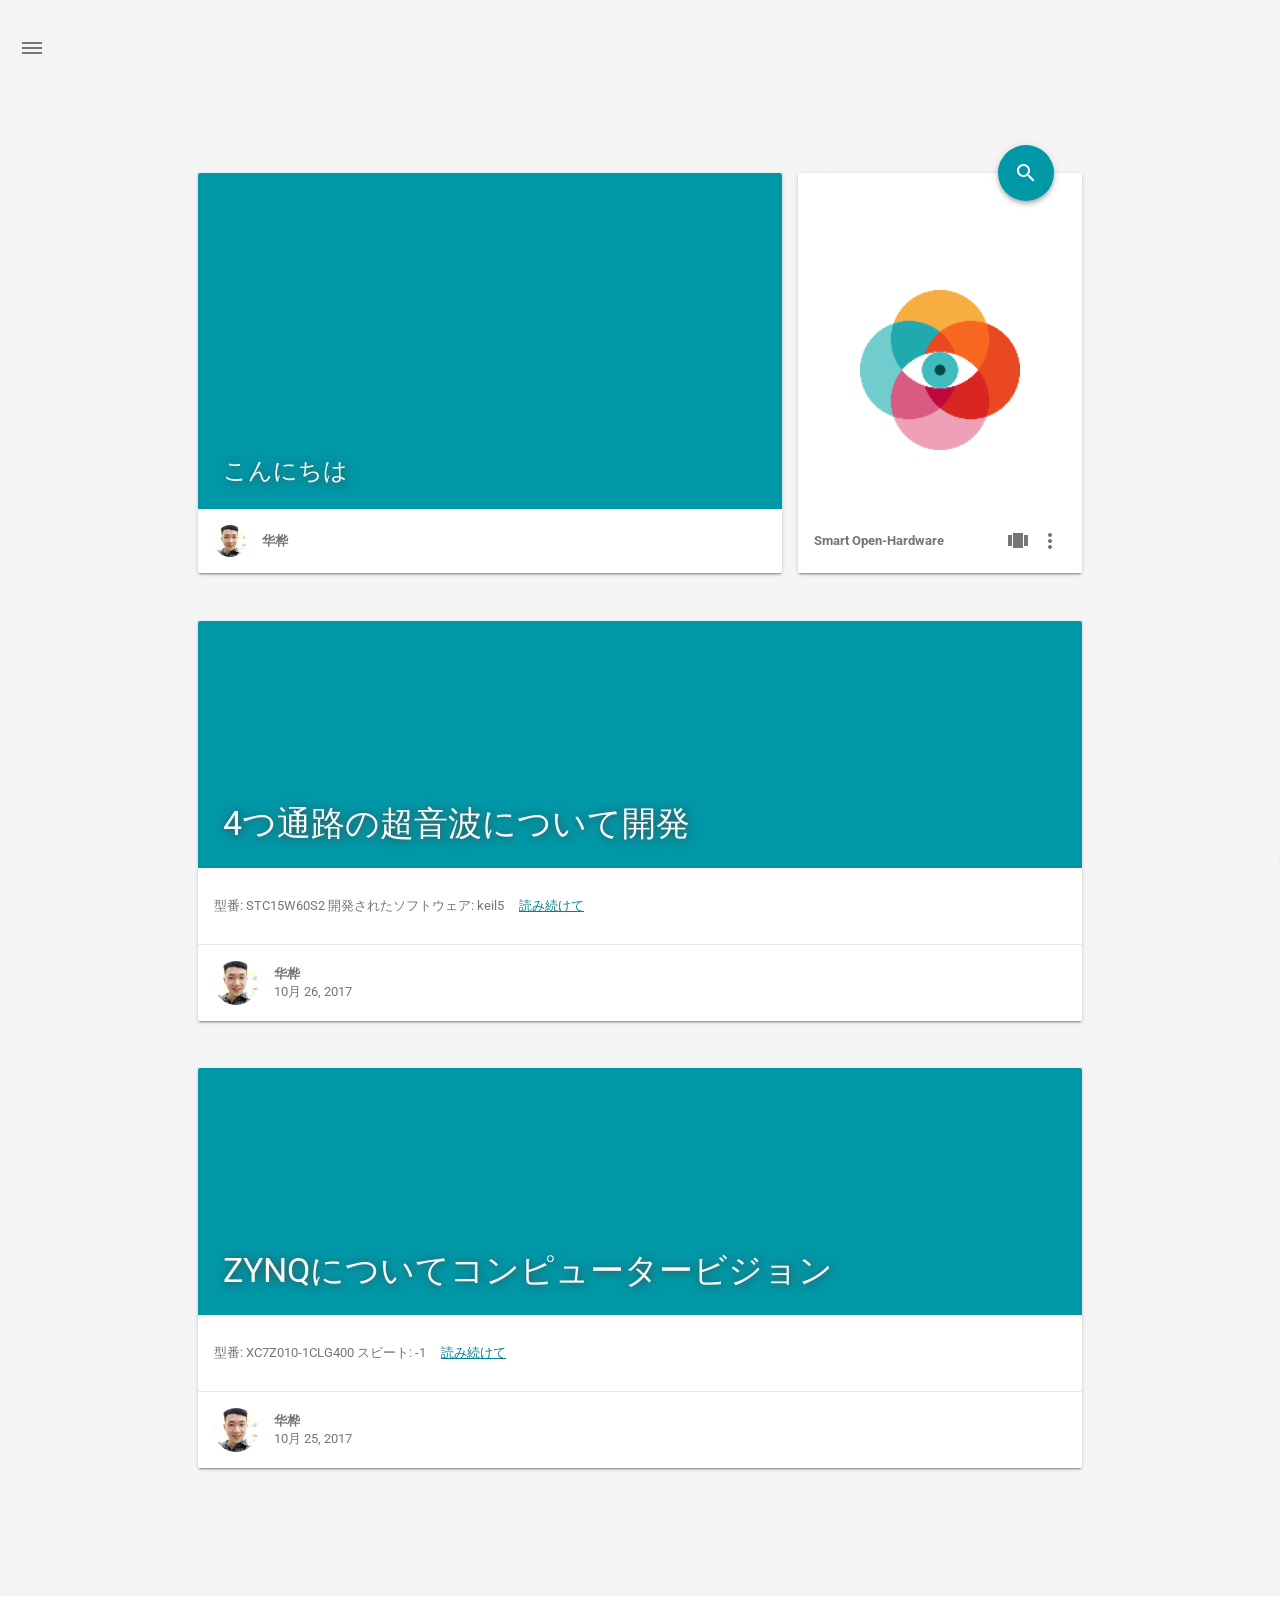
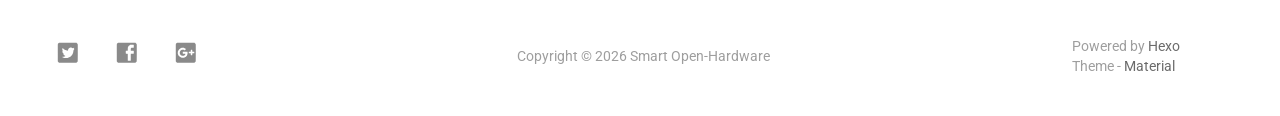
<file: index.html>
<!DOCTYPE html>
<html style="display: none;" lang="ja">
    <head>
    <meta charset="utf-8">
    <!--
        © Material Theme
        https://github.com/viosey/hexo-theme-material
        Version: 1.4.0 -->
    <script>window.materialVersion = "1.4.0"</script>

    <!-- Title -->
    
    <title>
        
        Smart Open-Hardware
    </title>

    <!-- dns prefetch -->
    <meta http-equiv="x-dns-prefetch-control" content="on">
    
    
    
    
    
    
    
    
    
    

    <!-- Meta & Info -->
    <meta http-equiv="X-UA-Compatible">
    <meta name="viewport" content="width=device-width, initial-scale=1, user-scalable=no">
    <meta name="theme-color" content="#0097A7">
    <meta name="author" content="华桦">
    <meta name="description" itemprop="description" content="">
    <meta name="keywords" content="null">

    <!-- Site Verification -->
    
    <meta name="baidu-site-verification" content="VtrpfSa1Up" />

    <!-- Favicons -->
    <link rel="icon shortcut" type="image/ico" href="/img/favicon.png">
    <link rel="icon" sizes="192x192" href="/img/favicon.png">
    <link rel="apple-touch-icon" href="/img/favicon.png">

    <!--iOS -->
    <meta name="apple-mobile-web-app-title" content="Title">
    <meta name="apple-mobile-web-app-capable" content="yes">
    <meta name="apple-mobile-web-app-status-bar-style" content="black">
    <meta name="HandheldFriendly" content="True">
    <meta name="MobileOptimized" content="480">

    <!-- Add to homescreen for Chrome on Android -->
    <meta name="mobile-web-app-capable" content="yes">

    <!-- Add to homescreen for Safari on iOS -->
    <meta name="apple-mobile-web-app-capable" content="yes">
    <meta name="apple-mobile-web-app-status-bar-style" content="black">
    <meta name="apple-mobile-web-app-title" content="Smart Open-Hardware">

    <!-- The Open Graph protocol -->
    <meta property="og:url" content="http://hsqure.github.io">
    <meta property="og:type" content="blog">
    <meta property="og:title" content="Smart Open-Hardware">
    <meta property="og:image" content="/img/favicon.png" />
    <meta property="og:description" content="">
    

    

    <!-- The Twitter Card protocol -->
    <meta name="twitter:title" content="Smart Open-Hardware">
    <meta name="twitter:description" content="">
    <meta name="twitter:image" content="/img/favicon.png">
    <meta name="twitter:card" content="summary_large_image" />
    <meta name="twitter:url" content="http://hsqure.github.io" />

    <!-- Add canonical link for SEO -->
    
        <link rel="canonical" href="http://hsqure.github.io" />
    

    <!-- Structured-data for SEO -->
    
        
<script type="application/ld+json">
{
    "@context": "http://schema.org",
    "@type": "Website",
    "publisher": {
        "@type": "Organization",
        "name": "Smart Open-Hardware",
        "logo": "/img/favicon.png"
    },
    "url": "http://hsqure.github.io/index.html",
    "image": {
        "@type": "ImageObject",
        "url": "/img/favicon.png"
    },
    "mainEntityOfPage": {
        "@type": "WebPage",
        "@id": "http://hsqure.github.io"
    },
    "description": "null"
}
</script>




    

    <!--[if lte IE 9]>
        <link rel="stylesheet" href="/css/ie-blocker.css">

        
            <script src="/js/ie-blocker.en.js"></script>
        
    <![endif]-->

    <!-- Import lsloader -->
    <script>(function(){window.lsloader={jsRunSequence:[],jsnamemap:{},cssnamemap:{}};lsloader.removeLS=function(key){try{localStorage.removeItem(key)}catch(e){}};lsloader.setLS=function(key,val){try{localStorage.setItem(key,val)}catch(e){}};lsloader.getLS=function(key){var val="";try{val=localStorage.getItem(key)}catch(e){val=""}return val};versionString="/*"+materialVersion+"*/";lsloader.clean=function(){try{var keys=[];for(var i=0;i<localStorage.length;i++){keys.push(localStorage.key(i))}keys.forEach(function(key){var data=lsloader.getLS(key);if(data&&data.indexOf(versionString)===-1){lsloader.removeLS(key)}})}catch(e){}};lsloader.clean();lsloader.load=function(jsname,jspath,cssonload){cssonload=cssonload||function(){};var code;code=this.getLS(jsname);if(code&&code.indexOf(versionString)===-1){this.removeLS(jsname);this.requestResource(jsname,jspath,cssonload);return}if(code){var versionNumber=code.split(versionString)[0];if(versionNumber!=jspath){console.log("reload:"+jspath);this.removeLS(jsname);this.requestResource(jsname,jspath,cssonload);return}code=code.split(versionString)[1];if(/\.js?.+$/.test(versionNumber)){this.jsRunSequence.push({name:jsname,code:code});this.runjs(jspath,jsname,code)}else{document.getElementById(jsname).appendChild(document.createTextNode(code));cssonload()}}else{this.requestResource(jsname,jspath,cssonload)}};lsloader.requestResource=function(name,path,cssonload){var that=this;if(/\.js?.+$/.test(path)){this.iojs(path,name,function(path,name,code){that.setLS(name,path+versionString+code);that.runjs(path,name,code)})}else if(/\.css?.+$/.test(path)){this.iocss(path,name,function(code){document.getElementById(name).appendChild(document.createTextNode(code));that.setLS(name,path+versionString+code)},cssonload)}};lsloader.iojs=function(path,jsname,callback){var that=this;that.jsRunSequence.push({name:jsname,code:""});try{var xhr=new XMLHttpRequest;xhr.open("get",path,true);xhr.onreadystatechange=function(){if(xhr.readyState==4){if(xhr.status>=200&&xhr.status<300||xhr.status==304){if(xhr.response!=""){callback(path,jsname,xhr.response);return}}that.jsfallback(path,jsname)}};xhr.send(null)}catch(e){that.jsfallback(path,jsname)}};lsloader.iocss=function(path,jsname,callback,cssonload){var that=this;try{var xhr=new XMLHttpRequest;xhr.open("get",path,true);xhr.onreadystatechange=function(){if(xhr.readyState==4){if(xhr.status>=200&&xhr.status<300||xhr.status==304){if(xhr.response!=""){callback(xhr.response);cssonload();return}}that.cssfallback(path,jsname,cssonload)}};xhr.send(null)}catch(e){that.cssfallback(path,jsname,cssonload)}};lsloader.iofonts=function(path,jsname,callback,cssonload){var that=this;try{var xhr=new XMLHttpRequest;xhr.open("get",path,true);xhr.onreadystatechange=function(){if(xhr.readyState==4){if(xhr.status>=200&&xhr.status<300||xhr.status==304){if(xhr.response!=""){callback(xhr.response);cssonload();return}}that.cssfallback(path,jsname,cssonload)}};xhr.send(null)}catch(e){that.cssfallback(path,jsname,cssonload)}};lsloader.runjs=function(path,name,code){if(!!name&&!!code){for(var k in this.jsRunSequence){if(this.jsRunSequence[k].name==name){this.jsRunSequence[k].code=code}}}if(!!this.jsRunSequence[0]&&!!this.jsRunSequence[0].code&&this.jsRunSequence[0].status!="failed"){var script=document.createElement("script");script.appendChild(document.createTextNode(this.jsRunSequence[0].code));script.type="text/javascript";document.getElementsByTagName("head")[0].appendChild(script);this.jsRunSequence.shift();if(this.jsRunSequence.length>0){this.runjs()}}else if(!!this.jsRunSequence[0]&&this.jsRunSequence[0].status=="failed"){var that=this;var script=document.createElement("script");script.src=this.jsRunSequence[0].path;script.type="text/javascript";this.jsRunSequence[0].status="loading";script.onload=function(){that.jsRunSequence.shift();if(that.jsRunSequence.length>0){that.runjs()}};document.body.appendChild(script)}};lsloader.tagLoad=function(path,name){this.jsRunSequence.push({name:name,code:"",path:path,status:"failed"});this.runjs()};lsloader.jsfallback=function(path,name){if(!!this.jsnamemap[name]){return}else{this.jsnamemap[name]=name}for(var k in this.jsRunSequence){if(this.jsRunSequence[k].name==name){this.jsRunSequence[k].code="";this.jsRunSequence[k].status="failed";this.jsRunSequence[k].path=path}}this.runjs()};lsloader.cssfallback=function(path,name,cssonload){if(!!this.cssnamemap[name]){return}else{this.cssnamemap[name]=1}var link=document.createElement("link");link.type="text/css";link.href=path;link.rel="stylesheet";link.onload=link.onerror=cssonload;var root=document.getElementsByTagName("script")[0];root.parentNode.insertBefore(link,root)};lsloader.runInlineScript=function(scriptId,codeId){var code=document.getElementById(codeId).innerText;this.jsRunSequence.push({name:scriptId,code:code});this.runjs()};lsloader.loadCombo=function(jslist){var updateList="";var requestingModules={};for(var k in jslist){var LS=this.getLS(jslist[k].name);if(!!LS){var version=LS.split(versionString)[0];var code=LS.split(versionString)[1]}else{var version=""}if(version==jslist[k].path){this.jsRunSequence.push({name:jslist[k].name,code:code,path:jslist[k].path})}else{this.jsRunSequence.push({name:jslist[k].name,code:null,path:jslist[k].path,status:"comboloading"});requestingModules[jslist[k].name]=true;updateList+=(updateList==""?"":";")+jslist[k].path}}var that=this;if(!!updateList){var xhr=new XMLHttpRequest;xhr.open("get",combo+updateList,true);xhr.onreadystatechange=function(){if(xhr.readyState==4){if(xhr.status>=200&&xhr.status<300||xhr.status==304){if(xhr.response!=""){that.runCombo(xhr.response,requestingModules);return}}else{for(var i in that.jsRunSequence){if(requestingModules[that.jsRunSequence[i].name]){that.jsRunSequence[i].status="failed"}}that.runjs()}}};xhr.send(null)}this.runjs()};lsloader.runCombo=function(comboCode,requestingModules){comboCode=comboCode.split("/*combojs*/");comboCode.shift();for(var k in this.jsRunSequence){if(!!requestingModules[this.jsRunSequence[k].name]&&!!comboCode[0]){this.jsRunSequence[k].status="comboJS";this.jsRunSequence[k].code=comboCode[0];this.setLS(this.jsRunSequence[k].name,this.jsRunSequence[k].path+versionString+comboCode[0]);comboCode.shift()}}this.runjs()}})();</script>

    <!-- Import CSS & jQuery -->
    
        <style id="css/material.min.css"></style><script>if(typeof window.lsLoadCSSMaxNums === "undefined")window.lsLoadCSSMaxNums = 0;window.lsLoadCSSMaxNums++;lsloader.load("css/material.min.css","/css/material.min.css?fJTiM/K1J3dWIruo3pxtAw==",function(){if(typeof window.lsLoadCSSNums === "undefined")window.lsLoadCSSNums = 0;window.lsLoadCSSNums++;if(window.lsLoadCSSNums == window.lsLoadCSSMaxNums)document.documentElement.style.display="";})</script>
        <style id="css/style.min.css"></style><script>if(typeof window.lsLoadCSSMaxNums === "undefined")window.lsLoadCSSMaxNums = 0;window.lsLoadCSSMaxNums++;lsloader.load("css/style.min.css","/css/style.min.css?oCSEO3ST+aEypEwttTDI9g==",function(){if(typeof window.lsLoadCSSNums === "undefined")window.lsLoadCSSNums = 0;window.lsLoadCSSNums++;if(window.lsLoadCSSNums == window.lsLoadCSSMaxNums)document.documentElement.style.display="";})</script>
        
        
            <style>
    
    .footer-sns-facebook {
        background-image: url([data-uri]);
    }
    
    
    .footer-sns-twitter {
        background-image: url([data-uri]);
    }
    
    
    .footer-sns-gplus {
        background-image: url([data-uri]);
    }
    
    
    
    
    
    
    
    
    
</style>

        
        <!-- Config CSS -->

<!-- Other Styles -->
<style>
  body, html {
    font-family: Roboto, "Helvetica Neue", Helvetica, "PingFang SC", "Hiragino Sans GB", "Microsoft YaHei", "微软雅黑", Arial, sans-serif;
  }

  a {
    color: #00838F;
  }

  .mdl-card__media,
  #search-label,
  #search-form-label:after,
  #scheme-Paradox .hot_tags-count,
  #scheme-Paradox .sidebar_archives-count,
  #scheme-Paradox .sidebar-colored .sidebar-header,
  #scheme-Paradox .sidebar-colored .sidebar-badge{
    background-color: #0097A7 !important;
  }

  /* Sidebar User Drop Down Menu Text Color */
  #scheme-Paradox .sidebar-colored .sidebar-nav>.dropdown>.dropdown-menu>li>a:hover,
  #scheme-Paradox .sidebar-colored .sidebar-nav>.dropdown>.dropdown-menu>li>a:focus {
    color: #0097A7 !important;
  }

  #post_entry-right-info,
  .sidebar-colored .sidebar-nav li:hover > a,
  .sidebar-colored .sidebar-nav li:hover > a i,
  .sidebar-colored .sidebar-nav li > a:hover,
  .sidebar-colored .sidebar-nav li > a:hover i,
  .sidebar-colored .sidebar-nav li > a:focus i,
  .sidebar-colored .sidebar-nav > .open > a,
  .sidebar-colored .sidebar-nav > .open > a:hover,
  .sidebar-colored .sidebar-nav > .open > a:focus,
  #ds-reset #ds-ctx .ds-ctx-entry .ds-ctx-head a {
    color: #0097A7 !important;
  }

  .toTop {
    background: #757575 !important;
  }

  .material-layout .material-post>.material-nav,
  .material-layout .material-index>.material-nav,
  .material-nav a {
    color: #757575;
  }

  #scheme-Paradox .MD-burger-layer {
    background-color: #757575;
  }

  #scheme-Paradox #post-toc-trigger-btn {
    color: #757575;
  }

  .post-toc a:hover {
    color: #00838F;
    text-decoration: underline;
  }

</style>


<!-- Theme Background Related-->

    <style>
      body{
        background-color: #F5F5F5;
      }

      /* blog_info bottom background */
      #scheme-Paradox .material-layout .something-else .mdl-card__supporting-text{
        background-color: #fff;
      }
    </style>




<!-- Fade Effect -->

    <style>
      .fade {
        transition: all 800ms linear;
        -webkit-transform: translate3d(0,0,0);
        -moz-transform: translate3d(0,0,0);
        -ms-transform: translate3d(0,0,0);
        -o-transform: translate3d(0,0,0);
        transform: translate3d(0,0,0);
        opacity: 1;
      }

      .fade.out{
        opacity: 0;
      }
    </style>


<!-- Import Font -->

    <link href="https://fonts.googleapis.com/css?family=Roboto:300,400,500" rel="stylesheet">
    <link href="https://fonts.googleapis.com/icon?family=Material+Icons"rel="stylesheet">


        <script>lsloader.load("js/jquery.min.js","/js/jquery.min.js?qcusAULNeBksqffqUM2+Ig==")</script>
    
    
    <script>function Queue(){this.dataStore=[];this.offer=b;this.poll=d;this.execNext=a;this.debug=false;this.startDebug=c;function b(e){if(this.debug){console.log("Offered a Queued Function.")}if(typeof e==="function"){this.dataStore.push(e)}else{console.log("You must offer a function.")}}function d(){if(this.debug){console.log("Polled a Queued Function.")}return this.dataStore.shift()}function a(){var e=this.poll();if(e!==undefined){if(this.debug){console.log("Run a Queued Function.")}e()}}function c(){this.debug=true}}var queue=new Queue();</script>

    <!-- Analytics -->
    

    <!-- Custom Head -->
    
</head>


    
        <body id="scheme-Paradox" class="lazy">
            <div class="material-layout  mdl-js-layout has-drawer is-upgraded">
                

                <!-- Main Container -->
                <main class="material-layout__content" id="main">

                    <!-- Top Anchor -->
                    <div id="top"></div>

                    
                        <!-- Hamburger Button -->
                        <button class="MD-burger-icon sidebar-toggle">
                            <span class="MD-burger-layer"></span>
                        </button>
                    

                    <!-- Index Module -->
<div class="material-index mdl-grid">
    
        <!-- Paradox Header -->
        <!-- Daily pic -->
<div class="mdl-card mdl-shadow--2dp daily-pic mdl-cell mdl-cell--8-col index-top-block">

    <!-- Pic & Slogan -->
    <div class="mdl-card__media mdl-color-text--grey-50" style="background-image:url(http://img.blog.csdn.net/20171026162321389?watermark/2/text/aHR0cDovL2Jsb2cuY3Nkbi5uZXQvSGdPQ04y/font/5a6L5L2T/fontsize/400/fill/I0JBQkFCMA==/dissolve/70/gravity/SouthEast)">
        <p class="index-top-block-slogan"><a href="#">
        
            
                こんにちは
            
        
        </a></p>
    </div>

    <!-- Avatar & Name -->
    <div class="mdl-card__supporting-text meta mdl-color-text--grey-600">
        <!-- Author Avatar -->
        <div id="author-avatar">
            <img src="/img/avatar.png" width="32px" height="32px" alt="avatar">
        </div>
        <div>
            <strong>华桦</strong>
        </div>
    </div>
</div>

        <!-- Blog info -->
<div class="mdl-card mdl-shadow--2dp something-else mdl-cell mdl-cell--8-col mdl-cell--4-col-desktop index-top-block">

    <!-- Search -->
    
    <!-- Google -->
    <div class="mdl-textfield mdl-js-textfield mdl-textfield--expandable" method="post" action="">
        <label id="search-label" class="mdl-button mdl-js-ripple-effect mdl-js-button mdl-button--fab mdl-color--accent mdl-shadow--4dp" for="search">
            <i class="material-icons mdl-color-text--white" role="presentation">search</i>
        </label>

        <form autocomplete="off" id="search-form" method="get" action="//google.com/search" accept-charset="UTF-8" class="mdl-textfield__expandable-holder" target="_blank">
            <input class="mdl-textfield__input search-input" type="search" name="q" id="search" placeholder="">
            <label id="search-form-label" class="mdl-textfield__label" for="search"></label>

            <input type="hidden" name="sitesearch" value="http://hsqure.github.io">
        </form>
    </div>







    <!-- LOGO -->
    <div class="something-else-logo mdl-color--white mdl-color-text--grey-600">
        <a href="#" target="_blank">
            <img src="/img/logo.png" alt="logo" />
        </a>
    </div>

    <!-- Infomation -->
    <div class="mdl-card__supporting-text meta meta--fill mdl-color-text--grey-600">
        <!-- Blog Title -->
        <div>
            <strong>Smart Open-Hardware</strong>
        </div>
        <div class="section-spacer"></div>

        <!-- Pages -->
        <button id="show-pages-button" class="mdl-button mdl-js-button mdl-js-ripple-effect mdl-button--icon">
            <i class="material-icons" role="presentation">view_carousel</i>
            <span class="visuallyhidden">Pages</span>
        </button>
        <ul class="mdl-menu mdl-js-menu mdl-menu--bottom-right" for="show-pages-button">
            
        </ul>

        <!-- Menu -->
        <button id="menubtn" class="mdl-button mdl-js-button mdl-js-ripple-effect mdl-button--icon">
            <i class="material-icons" role="presentation">more_vert</i>
            <span class="visuallyhidden">show menu</span>
        </button>
        <ul class="mdl-menu mdl-js-menu mdl-menu--bottom-right" for="menubtn">
            

            

            
                <a class="index_share-link" href="http://service.weibo.com/share/share.php?appkey=&title=Smart Open-Hardware&url=http://hsqure.github.io/&pic=&searchPic=false&style=simple" target="_blank">
                    <li class="mdl-menu__item mdl-js-ripple-effect">
                        Weibo での共有
                    </li>
                </a>
            

            
                <a class="index_share-link" href="https://twitter.com/intent/tweet?text=Smart Open-Hardware&url=http://hsqure.github.io/&via=华桦" target="_blank">
                    <li class="mdl-menu__item mdl-js-ripple-effect">
                        Twitter での共有
                    </li>
                </a>
            

            
                <a class="index_share-link" href="https://www.facebook.com/sharer/sharer.php?u=http://hsqure.github.io/index.html" target="_blank">
                    <li class="mdl-menu__item mdl-js-ripple-effect">
                        Share to Facebook
                    </li>
                </a>
            

            
                <a class="index_share-link" href="https://plus.google.com/share?url=http://hsqure.github.io/" target="_blank">
                    <li class="mdl-menu__item mdl-js-ripple-effect">
                        Google+ での共有
                    </li>
                </a>
            

            

            

            
        </ul>
    </div>
</div>

    
    <div class="locate-thumbnail-symbol"></div>

    <!-- Pin on top -->
    

    <!-- Normal Post -->
    
        
            
                <!-- Paradox Thumbnail -->
                <div class="post_entry-module mdl-card mdl-shadow--2dp mdl-cell mdl-cell--12-col fade out">
    <!-- Post Thumbnail -->
    
        <!-- Custom Thumbnail -->
        <div class="post_thumbnail-custom mdl-card__media mdl-color-text--grey-50 lazy" data-original="http://img.blog.csdn.net/20171026133218488?watermark/2/text/aHR0cDovL2Jsb2cuY3Nkbi5uZXQvSGdPQ04y/font/5a6L5L2T/fontsize/400/fill/I0JBQkFCMA==/dissolve/70/gravity/SouthEast">
    

        <!-- Post Title -->
        <p class="article-headline-p"><a href="/2017/10/26/4つ通路の超音波について開発/">4つ通路の超音波について開発</a></p>
    </div>

    <!-- Post Excerpt -->
    <div class="mdl-color-text--grey-600 mdl-card__supporting-text post_entry-content">
        
            

型番:  STC15W60S2
開発されたソフトウェア: keil5
        
        &nbsp;&nbsp;&nbsp;
        <span>
            <a href="/2017/10/26/4つ通路の超音波について開発/" target="_self">読み続けて</a>
        </span>
    </div>
    <!-- Post_entry Info-->
    <div id="post_entry-info">
        <div id="post_entry-left-info" class="mdl-card__supporting-text meta mdl-color-text--grey-600 ">
            <!-- Author Avatar -->
            <div id="author-avatar">
                <img src="/img/avatar.png" width="44px" height="44px" alt="华桦's avatar">
            </div>
            <div>
                <strong>华桦</strong>
                <span>10月 26, 2017</span>
            </div>
        </div>
        <div id="post_entry-right-info">
            <!-- Category -->
            <span class="post_entry-category">
                
            </span>

            

            

            <!-- Post Views -->
            <span class="post_entry-views">
            </span>
        </div>
    </div>
</div>

            
            
        
    
        
            
                <!-- Paradox Thumbnail -->
                <div class="post_entry-module mdl-card mdl-shadow--2dp mdl-cell mdl-cell--12-col fade out">
    <!-- Post Thumbnail -->
    
        <!-- Custom Thumbnail -->
        <div class="post_thumbnail-custom mdl-card__media mdl-color-text--grey-50 lazy" data-original="http://img.blog.csdn.net/20171025142855348?watermark/2/text/aHR0cDovL2Jsb2cuY3Nkbi5uZXQvSGdPQ04y/font/5a6L5L2T/fontsize/400/fill/I0JBQkFCMA==/dissolve/70/gravity/SouthEast">
    

        <!-- Post Title -->
        <p class="article-headline-p"><a href="/2017/10/25/ビジョン/">ZYNQについてコンピュータービジョン</a></p>
    </div>

    <!-- Post Excerpt -->
    <div class="mdl-color-text--grey-600 mdl-card__supporting-text post_entry-content">
        
            

型番:  XC7Z010-1CLG400
スビート: -1
        
        &nbsp;&nbsp;&nbsp;
        <span>
            <a href="/2017/10/25/ビジョン/" target="_self">読み続けて</a>
        </span>
    </div>
    <!-- Post_entry Info-->
    <div id="post_entry-info">
        <div id="post_entry-left-info" class="mdl-card__supporting-text meta mdl-color-text--grey-600 ">
            <!-- Author Avatar -->
            <div id="author-avatar">
                <img src="/img/avatar.png" width="44px" height="44px" alt="华桦's avatar">
            </div>
            <div>
                <strong>华桦</strong>
                <span>10月 25, 2017</span>
            </div>
        </div>
        <div id="post_entry-right-info">
            <!-- Category -->
            <span class="post_entry-category">
                
            </span>

            

            

            <!-- Post Views -->
            <span class="post_entry-views">
            </span>
        </div>
    </div>
</div>

            
            
        
    

    

    
        <script type="text/ls-javascript" id="thumbnail-script">
    var randomNum;

    var locatePost = $('.locate-thumbnail-symbol').next();
    for(var i = 0; i < 10; i++) {
        randomNum = Math.floor(Math.random() * 19 + 1);

        locatePost.children('.post_thumbnail-random').attr('id', 'random_thumbnail-'+randomNum);
        locatePost.children('.post_thumbnail-random').attr('data-original', '/img/random/material-' + randomNum + '.png');
    $('.post_thumbnail-random').addClass('lazy');

        locatePost = locatePost.next();
    }
</script>

    
</div>


                    
                        <!-- Overlay For Active Sidebar -->
<div class="sidebar-overlay"></div>

<!-- Material sidebar -->
<aside id="sidebar" class="sidebar sidebar-colored sidebar-fixed-left" role="navigation">
    <div id="sidebar-main">
        <!-- Sidebar Header -->
        <div class="sidebar-header header-cover" style="background-image: url(http://img.blog.csdn.net/20171026162216853?watermark/2/text/aHR0cDovL2Jsb2cuY3Nkbi5uZXQvSGdPQ04y/font/5a6L5L2T/fontsize/400/fill/I0JBQkFCMA==/dissolve/70/gravity/SouthEast);">
    <!-- Top bar -->
    <div class="top-bar"></div>

    <!-- Sidebar toggle button -->
    <button type="button" class="sidebar-toggle mdl-button mdl-js-button mdl-js-ripple-effect mdl-button--icon" style="display: initial;" data-upgraded=",MaterialButton,MaterialRipple">
        <i class="material-icons">clear_all</i>
        <span class="mdl-button__ripple-container">
            <span class="mdl-ripple">
            </span>
        </span>
    </button>

    <!-- Sidebar Avatar -->
    <div class="sidebar-image">
        <img src="/img/avatar.png" alt="华桦's avatar">
    </div>

    <!-- Sidebar Email -->
    <a data-toggle="dropdown" class="sidebar-brand" href="#settings-dropdown">
        hmtdrdx@live.com
        <b class="caret"></b>
    </a>
</div>


        <!-- Sidebar Navigation  -->
        <ul class="nav sidebar-nav">
    <!-- User dropdown  -->
    <li class="dropdown">
        <ul id="settings-dropdown" class="dropdown-menu">
            
                <li>
                    <a href="#" target="_blank" title="Email Me">
                        
                            <i class="material-icons sidebar-material-icons sidebar-indent-left1pc-element">email</i>
                        
                        Email Me
                    </a>
                </li>
            
        </ul>
    </li>

    <!-- Homepage -->
    
        <li id="sidebar-first-li">
            <a href="/">
                
                    <i class="material-icons sidebar-material-icons">home</i>
                
                ホーム
            </a>
        </li>
        
    

    <!-- Archives  -->
    
        <li class="dropdown">
            <a href="#" class="ripple-effect dropdown-toggle" data-toggle="dropdown">
                
                    <i class="material-icons sidebar-material-icons">inbox</i>
                
                    過去の投稿
                <b class="caret"></b>
            </a>
            <ul class="dropdown-menu">
            <li>
                <a class="sidebar_archives-link" href="/archives/2017/10/">10月 2017<span class="sidebar_archives-count">2</span></a>
            </ul>
        </li>
        
    

    <!-- Categories  -->
    

    <!-- Pages  -->
    

    <!-- Article Number  -->
    
</ul>


        <!-- Sidebar Footer -->
        <!--
I'm glad you use this theme, the development is no so easy, I hope you can keep the copyright, I will thank you so much.
If you still want to delete the copyrights, could you still retain the first one? Which namely "Theme Material"
It will not impact the appearance and can give developers a lot of support :)

很高兴您使用并喜欢该主题，开发不易 十分谢谢与希望您可以保留一下版权声明。
如果您仍然想删除的话 能否只保留第一项呢？即 "Theme Material"
它不会影响美观并可以给开发者很大的支持和动力。 :)
-->

<!-- Sidebar Divider -->

    <div class="sidebar-divider"></div>


<!-- Theme Material -->

    <a href="https://github.com/viosey/hexo-theme-material"  class="sidebar-footer-text-a" target="_blank">
        <div class="sidebar-text mdl-button mdl-js-button mdl-js-ripple-effect sidebar-footer-text-div" data-upgraded=",MaterialButton,MaterialRipple">
            テーマ - Material
            <span class="sidebar-badge badge-circle">i</span>
        </div>
    </a>


<!-- Help & Support -->
<!--

-->

<!-- Feedback -->
<!--

-->

<!-- About Theme -->
<!--

-->

    </div>

    <!-- Sidebar Image -->
    

</aside>

                    

                    
                        <!-- Footer Top Button -->
                        <div id="back-to-top" class="toTop-wrap">
    <a href="#top" class="toTop">
        <i class="material-icons footer_top-i">expand_less</i>
    </a>
</div>

                    

                    <!--Footer-->
<footer class="mdl-mini-footer" id="bottom">
    
        <!-- Paradox Footer Left Section -->
        <div class="mdl-mini-footer--left-section sns-list">
    <!-- Twitter -->
    
        <a href="https://twitter.com/twitter" target="_blank">
            <button class="mdl-mini-footer--social-btn social-btn footer-sns-twitter">
                <span class="visuallyhidden">Twitter</span>
            </button><!--
     --></a>
    

    <!-- Facebook -->
    
        <a href="https://www.facebook.com/facebook" target="_blank">
            <button class="mdl-mini-footer--social-btn social-btn footer-sns-facebook">
                <span class="visuallyhidden">Facebook</span>
            </button><!--
     --></a>
    

    <!-- Google + -->
    
        <a href="https://www.google.com/" target="_blank">
            <button class="mdl-mini-footer--social-btn social-btn footer-sns-gplus">
                <span class="visuallyhidden">Google Plus</span>
            </button><!--
     --></a>
    

    <!-- Weibo -->
    

    <!-- Instagram -->
    

    <!-- Tumblr -->
    

    <!-- Github -->
    

    <!-- LinkedIn -->
    

    <!-- Zhihu -->
    

    <!-- Bilibili -->
    

    <!-- Telegram -->
    
</div>


        <!--Copyright-->
        <div id="copyright">
            Copyright&nbsp;©<script type="text/javascript">var fd = new Date();document.write("&nbsp;" + fd.getFullYear() + "&nbsp;");</script>Smart Open-Hardware
        </div>

        <!-- Paradox Footer Right Section -->

        <!--
        I am glad you use this theme, the development is no so easy, I hope you can keep the copyright.
        It will not impact the appearance and can give developers a lot of support :)

        很高兴您使用该主题，开发不易，希望您可以保留一下版权声明。
        它不会影响美观并可以给开发者很大的支持。 :)
        -->

        <div class="mdl-mini-footer--right-section">
            <div>
                <div class="footer-develop-div">Powered by <a href="https://hexo.io" target="_blank" class="footer-develop-a">Hexo</a></div>
                <div class="footer-develop-div">Theme - <a href="https://github.com/viosey/hexo-theme-material" target="_blank" class="footer-develop-a">Material</a></div>
            </div>
        </div>
    
</footer>


                    <!-- Import File -->


    <script>lsloader.load("js/lazyload.min.js","/js/lazyload.min.js?1BcfzuNXqV+ntF6gq+5X3Q==")</script>
    <script>lsloader.load("js/js.min.js","/js/js.min.js?oAl/+lvaqTFV31JXTmbrNA==")</script>



    <script>lsloader.load("js/nprogress.js","/js/nprogress.js?pl3Qhb9lvqR1FlyLUna1Yw==")</script>


<script type="text/ls-javascript" id="NProgress-script">
    NProgress.configure({
        showSpinner: true
    });
    NProgress.start();
    $('#nprogress .bar').css({
        'background': '#29d'
    });
    $('#nprogress .peg').css({
        'box-shadow': '0 0 10px #29d, 0 0 15px #29d'
    });
    $('#nprogress .spinner-icon').css({
        'border-top-color': '#29d',
        'border-left-color': '#29d'
    });
    setTimeout(function() {
        NProgress.done();
        $('.fade').removeClass('out');
    }, 800);
</script>












    <!-- Swiftye -->
    

    <!-- Local Search-->
    


<!-- UC Browser Compatible -->
<script>
	var agent = navigator.userAgent.toLowerCase();
	if(agent.indexOf('ucbrowser')>0) {
		document.write('<link rel="stylesheet" href="/css/uc.css">');
	   alert('由于 UC 浏览器使用极旧的内核，而本网站使用了一些新的特性。\n为了您能更好的浏览，推荐使用 Chrome 或 Firefox 浏览器。');
	}
</script>

<!-- Window Load-->
<script type="text/ls-javascript" id="window-load">
    $(window).on('load', function() {
        // Post_Toc parent position fixed
        $('.post-toc-wrap').parent('.mdl-menu__container').css('position', 'fixed');
    });
</script>

<!-- MathJax Load-->

<script type="text/ls-javascript" id="lazy-load">
    // Offer LazyLoad
    queue.offer(function(){
        $('.lazy').lazyload({
            effect : 'show'
        });
    });

    // Start Queue
    $(document).ready(function(){
        setInterval(function(){
            queue.execNext();
        },200);
    });
</script>

<!-- Bing Background -->


<script>
    (function(){
        var scriptList = document.querySelectorAll('script[type="text/ls-javascript"]')

        for (var i = 0; i < scriptList.length; ++i) {
            var item = scriptList[i];
            lsloader.runInlineScript(item.id,item.id);
        }
    })()
console.log('\n %c © Material Theme | Version: 1.4.0 | https://github.com/viosey/hexo-theme-material %c \n', 'color:#455a64;background:#e0e0e0;padding:5px 0;border-top-left-radius:5px;border-bottom-left-radius:5px;', 'color:#455a64;background:#e0e0e0;padding:5px 0;border-top-right-radius:5px;border-bottom-right-radius:5px;');
</script>

                </main>
            </div>
        </body>
    
</html>
</file>
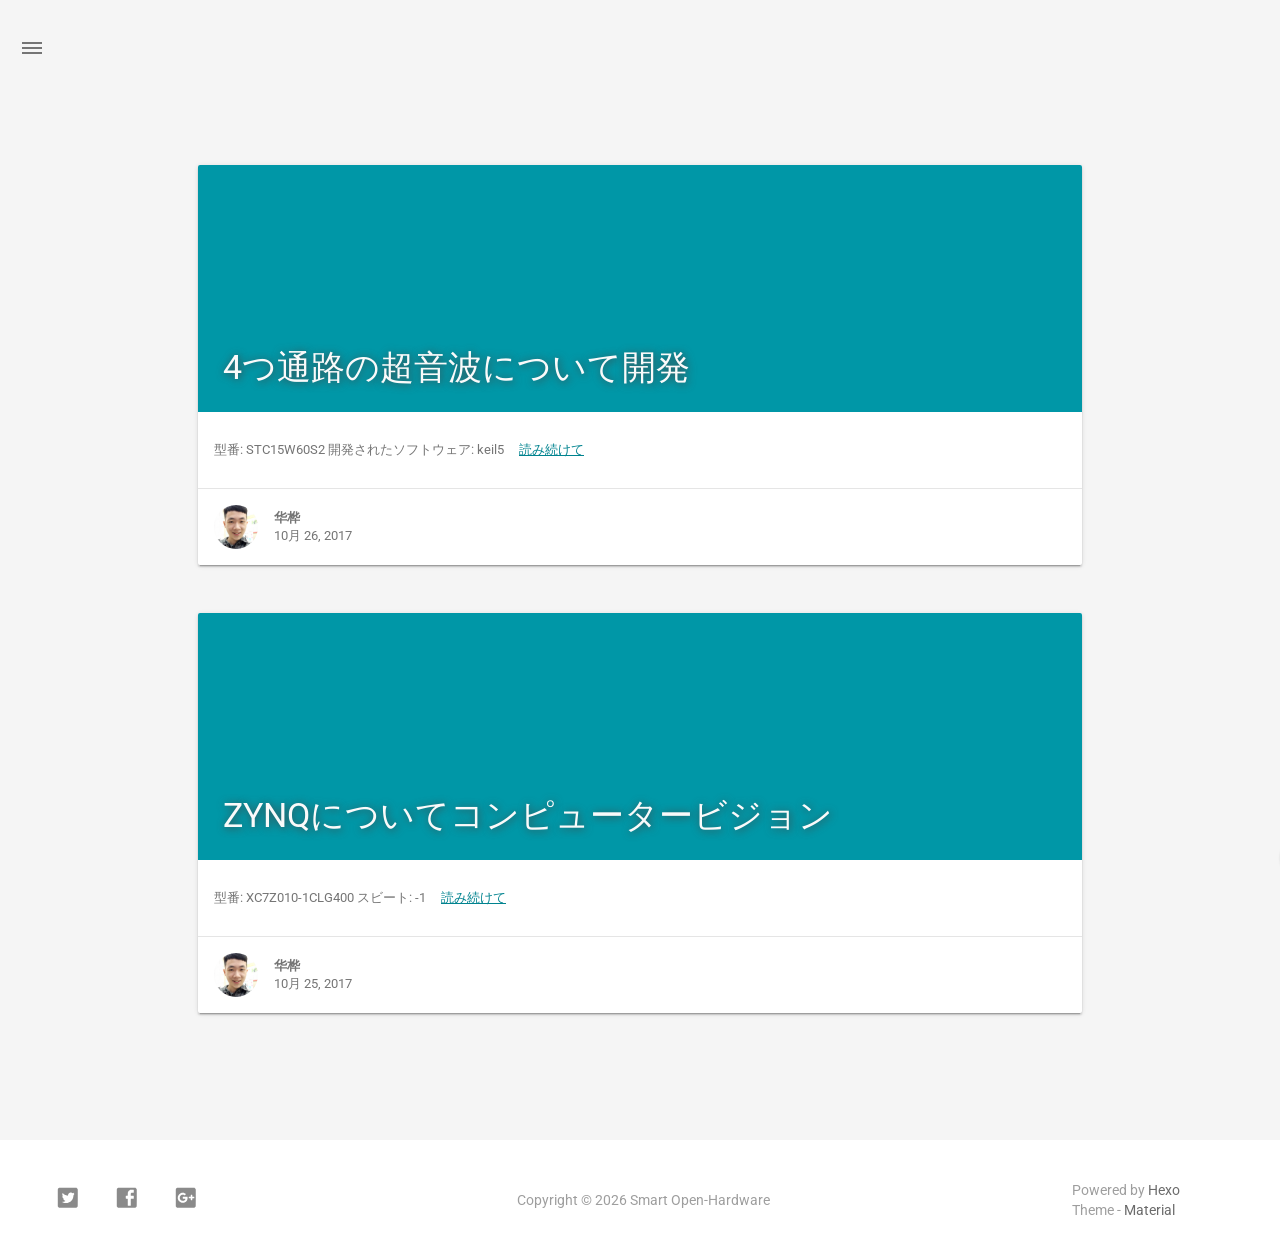
<file: archives/index.html>
<!DOCTYPE html>
<html style="display: none;" lang="ja">
    <head>
    <meta charset="utf-8">
    <!--
        © Material Theme
        https://github.com/viosey/hexo-theme-material
        Version: 1.4.0 -->
    <script>window.materialVersion = "1.4.0"</script>

    <!-- Title -->
    
    <title>
        
            過去の投稿 | 
        
        Smart Open-Hardware
    </title>

    <!-- dns prefetch -->
    <meta http-equiv="x-dns-prefetch-control" content="on">
    
    
    
    
    
    
    
    
    
    

    <!-- Meta & Info -->
    <meta http-equiv="X-UA-Compatible">
    <meta name="viewport" content="width=device-width, initial-scale=1, user-scalable=no">
    <meta name="theme-color" content="#0097A7">
    <meta name="author" content="华桦">
    <meta name="description" itemprop="description" content="">
    <meta name="keywords" content="null">

    <!-- Site Verification -->
    
    <meta name="baidu-site-verification" content="VtrpfSa1Up" />

    <!-- Favicons -->
    <link rel="icon shortcut" type="image/ico" href="/img/favicon.png">
    <link rel="icon" sizes="192x192" href="/img/favicon.png">
    <link rel="apple-touch-icon" href="/img/favicon.png">

    <!--iOS -->
    <meta name="apple-mobile-web-app-title" content="Title">
    <meta name="apple-mobile-web-app-capable" content="yes">
    <meta name="apple-mobile-web-app-status-bar-style" content="black">
    <meta name="HandheldFriendly" content="True">
    <meta name="MobileOptimized" content="480">

    <!-- Add to homescreen for Chrome on Android -->
    <meta name="mobile-web-app-capable" content="yes">

    <!-- Add to homescreen for Safari on iOS -->
    <meta name="apple-mobile-web-app-capable" content="yes">
    <meta name="apple-mobile-web-app-status-bar-style" content="black">
    <meta name="apple-mobile-web-app-title" content="Smart Open-Hardware">

    <!-- The Open Graph protocol -->
    <meta property="og:url" content="http://hsqure.github.io">
    <meta property="og:type" content="blog">
    <meta property="og:title" content="過去の投稿 | Smart Open-Hardware">
    <meta property="og:image" content="/img/favicon.png" />
    <meta property="og:description" content="">
    

    

    <!-- The Twitter Card protocol -->
    <meta name="twitter:title" content="過去の投稿 | Smart Open-Hardware">
    <meta name="twitter:description" content="">
    <meta name="twitter:image" content="/img/favicon.png">
    <meta name="twitter:card" content="summary_large_image" />
    <meta name="twitter:url" content="http://hsqure.github.io" />

    <!-- Add canonical link for SEO -->
    
        <link rel="canonical" href="http://hsqure.github.io/archives/index.html" />
    

    <!-- Structured-data for SEO -->
    
        



    

    <!--[if lte IE 9]>
        <link rel="stylesheet" href="/css/ie-blocker.css">

        
            <script src="/js/ie-blocker.en.js"></script>
        
    <![endif]-->

    <!-- Import lsloader -->
    <script>(function(){window.lsloader={jsRunSequence:[],jsnamemap:{},cssnamemap:{}};lsloader.removeLS=function(key){try{localStorage.removeItem(key)}catch(e){}};lsloader.setLS=function(key,val){try{localStorage.setItem(key,val)}catch(e){}};lsloader.getLS=function(key){var val="";try{val=localStorage.getItem(key)}catch(e){val=""}return val};versionString="/*"+materialVersion+"*/";lsloader.clean=function(){try{var keys=[];for(var i=0;i<localStorage.length;i++){keys.push(localStorage.key(i))}keys.forEach(function(key){var data=lsloader.getLS(key);if(data&&data.indexOf(versionString)===-1){lsloader.removeLS(key)}})}catch(e){}};lsloader.clean();lsloader.load=function(jsname,jspath,cssonload){cssonload=cssonload||function(){};var code;code=this.getLS(jsname);if(code&&code.indexOf(versionString)===-1){this.removeLS(jsname);this.requestResource(jsname,jspath,cssonload);return}if(code){var versionNumber=code.split(versionString)[0];if(versionNumber!=jspath){console.log("reload:"+jspath);this.removeLS(jsname);this.requestResource(jsname,jspath,cssonload);return}code=code.split(versionString)[1];if(/\.js?.+$/.test(versionNumber)){this.jsRunSequence.push({name:jsname,code:code});this.runjs(jspath,jsname,code)}else{document.getElementById(jsname).appendChild(document.createTextNode(code));cssonload()}}else{this.requestResource(jsname,jspath,cssonload)}};lsloader.requestResource=function(name,path,cssonload){var that=this;if(/\.js?.+$/.test(path)){this.iojs(path,name,function(path,name,code){that.setLS(name,path+versionString+code);that.runjs(path,name,code)})}else if(/\.css?.+$/.test(path)){this.iocss(path,name,function(code){document.getElementById(name).appendChild(document.createTextNode(code));that.setLS(name,path+versionString+code)},cssonload)}};lsloader.iojs=function(path,jsname,callback){var that=this;that.jsRunSequence.push({name:jsname,code:""});try{var xhr=new XMLHttpRequest;xhr.open("get",path,true);xhr.onreadystatechange=function(){if(xhr.readyState==4){if(xhr.status>=200&&xhr.status<300||xhr.status==304){if(xhr.response!=""){callback(path,jsname,xhr.response);return}}that.jsfallback(path,jsname)}};xhr.send(null)}catch(e){that.jsfallback(path,jsname)}};lsloader.iocss=function(path,jsname,callback,cssonload){var that=this;try{var xhr=new XMLHttpRequest;xhr.open("get",path,true);xhr.onreadystatechange=function(){if(xhr.readyState==4){if(xhr.status>=200&&xhr.status<300||xhr.status==304){if(xhr.response!=""){callback(xhr.response);cssonload();return}}that.cssfallback(path,jsname,cssonload)}};xhr.send(null)}catch(e){that.cssfallback(path,jsname,cssonload)}};lsloader.iofonts=function(path,jsname,callback,cssonload){var that=this;try{var xhr=new XMLHttpRequest;xhr.open("get",path,true);xhr.onreadystatechange=function(){if(xhr.readyState==4){if(xhr.status>=200&&xhr.status<300||xhr.status==304){if(xhr.response!=""){callback(xhr.response);cssonload();return}}that.cssfallback(path,jsname,cssonload)}};xhr.send(null)}catch(e){that.cssfallback(path,jsname,cssonload)}};lsloader.runjs=function(path,name,code){if(!!name&&!!code){for(var k in this.jsRunSequence){if(this.jsRunSequence[k].name==name){this.jsRunSequence[k].code=code}}}if(!!this.jsRunSequence[0]&&!!this.jsRunSequence[0].code&&this.jsRunSequence[0].status!="failed"){var script=document.createElement("script");script.appendChild(document.createTextNode(this.jsRunSequence[0].code));script.type="text/javascript";document.getElementsByTagName("head")[0].appendChild(script);this.jsRunSequence.shift();if(this.jsRunSequence.length>0){this.runjs()}}else if(!!this.jsRunSequence[0]&&this.jsRunSequence[0].status=="failed"){var that=this;var script=document.createElement("script");script.src=this.jsRunSequence[0].path;script.type="text/javascript";this.jsRunSequence[0].status="loading";script.onload=function(){that.jsRunSequence.shift();if(that.jsRunSequence.length>0){that.runjs()}};document.body.appendChild(script)}};lsloader.tagLoad=function(path,name){this.jsRunSequence.push({name:name,code:"",path:path,status:"failed"});this.runjs()};lsloader.jsfallback=function(path,name){if(!!this.jsnamemap[name]){return}else{this.jsnamemap[name]=name}for(var k in this.jsRunSequence){if(this.jsRunSequence[k].name==name){this.jsRunSequence[k].code="";this.jsRunSequence[k].status="failed";this.jsRunSequence[k].path=path}}this.runjs()};lsloader.cssfallback=function(path,name,cssonload){if(!!this.cssnamemap[name]){return}else{this.cssnamemap[name]=1}var link=document.createElement("link");link.type="text/css";link.href=path;link.rel="stylesheet";link.onload=link.onerror=cssonload;var root=document.getElementsByTagName("script")[0];root.parentNode.insertBefore(link,root)};lsloader.runInlineScript=function(scriptId,codeId){var code=document.getElementById(codeId).innerText;this.jsRunSequence.push({name:scriptId,code:code});this.runjs()};lsloader.loadCombo=function(jslist){var updateList="";var requestingModules={};for(var k in jslist){var LS=this.getLS(jslist[k].name);if(!!LS){var version=LS.split(versionString)[0];var code=LS.split(versionString)[1]}else{var version=""}if(version==jslist[k].path){this.jsRunSequence.push({name:jslist[k].name,code:code,path:jslist[k].path})}else{this.jsRunSequence.push({name:jslist[k].name,code:null,path:jslist[k].path,status:"comboloading"});requestingModules[jslist[k].name]=true;updateList+=(updateList==""?"":";")+jslist[k].path}}var that=this;if(!!updateList){var xhr=new XMLHttpRequest;xhr.open("get",combo+updateList,true);xhr.onreadystatechange=function(){if(xhr.readyState==4){if(xhr.status>=200&&xhr.status<300||xhr.status==304){if(xhr.response!=""){that.runCombo(xhr.response,requestingModules);return}}else{for(var i in that.jsRunSequence){if(requestingModules[that.jsRunSequence[i].name]){that.jsRunSequence[i].status="failed"}}that.runjs()}}};xhr.send(null)}this.runjs()};lsloader.runCombo=function(comboCode,requestingModules){comboCode=comboCode.split("/*combojs*/");comboCode.shift();for(var k in this.jsRunSequence){if(!!requestingModules[this.jsRunSequence[k].name]&&!!comboCode[0]){this.jsRunSequence[k].status="comboJS";this.jsRunSequence[k].code=comboCode[0];this.setLS(this.jsRunSequence[k].name,this.jsRunSequence[k].path+versionString+comboCode[0]);comboCode.shift()}}this.runjs()}})();</script>

    <!-- Import CSS & jQuery -->
    
        <style id="css/material.min.css"></style><script>if(typeof window.lsLoadCSSMaxNums === "undefined")window.lsLoadCSSMaxNums = 0;window.lsLoadCSSMaxNums++;lsloader.load("css/material.min.css","/css/material.min.css?fJTiM/K1J3dWIruo3pxtAw==",function(){if(typeof window.lsLoadCSSNums === "undefined")window.lsLoadCSSNums = 0;window.lsLoadCSSNums++;if(window.lsLoadCSSNums == window.lsLoadCSSMaxNums)document.documentElement.style.display="";})</script>
        <style id="css/style.min.css"></style><script>if(typeof window.lsLoadCSSMaxNums === "undefined")window.lsLoadCSSMaxNums = 0;window.lsLoadCSSMaxNums++;lsloader.load("css/style.min.css","/css/style.min.css?oCSEO3ST+aEypEwttTDI9g==",function(){if(typeof window.lsLoadCSSNums === "undefined")window.lsLoadCSSNums = 0;window.lsLoadCSSNums++;if(window.lsLoadCSSNums == window.lsLoadCSSMaxNums)document.documentElement.style.display="";})</script>
        
        
            <style>
    
    .footer-sns-facebook {
        background-image: url([data-uri]);
    }
    
    
    .footer-sns-twitter {
        background-image: url([data-uri]);
    }
    
    
    .footer-sns-gplus {
        background-image: url([data-uri]);
    }
    
    
    
    
    
    
    
    
    
</style>

        
        <!-- Config CSS -->

<!-- Other Styles -->
<style>
  body, html {
    font-family: Roboto, "Helvetica Neue", Helvetica, "PingFang SC", "Hiragino Sans GB", "Microsoft YaHei", "微软雅黑", Arial, sans-serif;
  }

  a {
    color: #00838F;
  }

  .mdl-card__media,
  #search-label,
  #search-form-label:after,
  #scheme-Paradox .hot_tags-count,
  #scheme-Paradox .sidebar_archives-count,
  #scheme-Paradox .sidebar-colored .sidebar-header,
  #scheme-Paradox .sidebar-colored .sidebar-badge{
    background-color: #0097A7 !important;
  }

  /* Sidebar User Drop Down Menu Text Color */
  #scheme-Paradox .sidebar-colored .sidebar-nav>.dropdown>.dropdown-menu>li>a:hover,
  #scheme-Paradox .sidebar-colored .sidebar-nav>.dropdown>.dropdown-menu>li>a:focus {
    color: #0097A7 !important;
  }

  #post_entry-right-info,
  .sidebar-colored .sidebar-nav li:hover > a,
  .sidebar-colored .sidebar-nav li:hover > a i,
  .sidebar-colored .sidebar-nav li > a:hover,
  .sidebar-colored .sidebar-nav li > a:hover i,
  .sidebar-colored .sidebar-nav li > a:focus i,
  .sidebar-colored .sidebar-nav > .open > a,
  .sidebar-colored .sidebar-nav > .open > a:hover,
  .sidebar-colored .sidebar-nav > .open > a:focus,
  #ds-reset #ds-ctx .ds-ctx-entry .ds-ctx-head a {
    color: #0097A7 !important;
  }

  .toTop {
    background: #757575 !important;
  }

  .material-layout .material-post>.material-nav,
  .material-layout .material-index>.material-nav,
  .material-nav a {
    color: #757575;
  }

  #scheme-Paradox .MD-burger-layer {
    background-color: #757575;
  }

  #scheme-Paradox #post-toc-trigger-btn {
    color: #757575;
  }

  .post-toc a:hover {
    color: #00838F;
    text-decoration: underline;
  }

</style>


<!-- Theme Background Related-->

    <style>
      body{
        background-color: #F5F5F5;
      }

      /* blog_info bottom background */
      #scheme-Paradox .material-layout .something-else .mdl-card__supporting-text{
        background-color: #fff;
      }
    </style>




<!-- Fade Effect -->

    <style>
      .fade {
        transition: all 800ms linear;
        -webkit-transform: translate3d(0,0,0);
        -moz-transform: translate3d(0,0,0);
        -ms-transform: translate3d(0,0,0);
        -o-transform: translate3d(0,0,0);
        transform: translate3d(0,0,0);
        opacity: 1;
      }

      .fade.out{
        opacity: 0;
      }
    </style>


<!-- Import Font -->

    <link href="https://fonts.googleapis.com/css?family=Roboto:300,400,500" rel="stylesheet">
    <link href="https://fonts.googleapis.com/icon?family=Material+Icons"rel="stylesheet">


        <script>lsloader.load("js/jquery.min.js","/js/jquery.min.js?qcusAULNeBksqffqUM2+Ig==")</script>
    
    
    <script>function Queue(){this.dataStore=[];this.offer=b;this.poll=d;this.execNext=a;this.debug=false;this.startDebug=c;function b(e){if(this.debug){console.log("Offered a Queued Function.")}if(typeof e==="function"){this.dataStore.push(e)}else{console.log("You must offer a function.")}}function d(){if(this.debug){console.log("Polled a Queued Function.")}return this.dataStore.shift()}function a(){var e=this.poll();if(e!==undefined){if(this.debug){console.log("Run a Queued Function.")}e()}}function c(){this.debug=true}}var queue=new Queue();</script>

    <!-- Analytics -->
    

    <!-- Custom Head -->
    
</head>


    
        <body id="scheme-Paradox" class="lazy">
            <div class="material-layout  mdl-js-layout has-drawer is-upgraded">
                

                <!-- Main Container -->
                <main class="material-layout__content" id="main">

                    <!-- Top Anchor -->
                    <div id="top"></div>

                    
                        <!-- Hamburger Button -->
                        <button class="MD-burger-icon sidebar-toggle">
                            <span class="MD-burger-layer"></span>
                        </button>
                    

                    <!-- Index Module -->
<div class="material-index mdl-grid">
    
    <div class="locate-thumbnail-symbol"></div>

    <!-- Pin on top -->
    

    <!-- Normal Post -->
    
        
            
                <!-- Paradox Thumbnail -->
                <div class="post_entry-module mdl-card mdl-shadow--2dp mdl-cell mdl-cell--12-col fade out">
    <!-- Post Thumbnail -->
    
        <!-- Custom Thumbnail -->
        <div class="post_thumbnail-custom mdl-card__media mdl-color-text--grey-50 lazy" data-original="http://img.blog.csdn.net/20171026133218488?watermark/2/text/aHR0cDovL2Jsb2cuY3Nkbi5uZXQvSGdPQ04y/font/5a6L5L2T/fontsize/400/fill/I0JBQkFCMA==/dissolve/70/gravity/SouthEast">
    

        <!-- Post Title -->
        <p class="article-headline-p"><a href="/2017/10/26/4つ通路の超音波について開発/">4つ通路の超音波について開発</a></p>
    </div>

    <!-- Post Excerpt -->
    <div class="mdl-color-text--grey-600 mdl-card__supporting-text post_entry-content">
        
            

型番:  STC15W60S2
開発されたソフトウェア: keil5
        
        &nbsp;&nbsp;&nbsp;
        <span>
            <a href="/2017/10/26/4つ通路の超音波について開発/" target="_self">読み続けて</a>
        </span>
    </div>
    <!-- Post_entry Info-->
    <div id="post_entry-info">
        <div id="post_entry-left-info" class="mdl-card__supporting-text meta mdl-color-text--grey-600 ">
            <!-- Author Avatar -->
            <div id="author-avatar">
                <img src="/img/avatar.png" width="44px" height="44px" alt="华桦's avatar">
            </div>
            <div>
                <strong>华桦</strong>
                <span>10月 26, 2017</span>
            </div>
        </div>
        <div id="post_entry-right-info">
            <!-- Category -->
            <span class="post_entry-category">
                
            </span>

            

            

            <!-- Post Views -->
            <span class="post_entry-views">
            </span>
        </div>
    </div>
</div>

            
            
        
    
        
            
                <!-- Paradox Thumbnail -->
                <div class="post_entry-module mdl-card mdl-shadow--2dp mdl-cell mdl-cell--12-col fade out">
    <!-- Post Thumbnail -->
    
        <!-- Custom Thumbnail -->
        <div class="post_thumbnail-custom mdl-card__media mdl-color-text--grey-50 lazy" data-original="http://img.blog.csdn.net/20171025142855348?watermark/2/text/aHR0cDovL2Jsb2cuY3Nkbi5uZXQvSGdPQ04y/font/5a6L5L2T/fontsize/400/fill/I0JBQkFCMA==/dissolve/70/gravity/SouthEast">
    

        <!-- Post Title -->
        <p class="article-headline-p"><a href="/2017/10/25/ビジョン/">ZYNQについてコンピュータービジョン</a></p>
    </div>

    <!-- Post Excerpt -->
    <div class="mdl-color-text--grey-600 mdl-card__supporting-text post_entry-content">
        
            

型番:  XC7Z010-1CLG400
スビート: -1
        
        &nbsp;&nbsp;&nbsp;
        <span>
            <a href="/2017/10/25/ビジョン/" target="_self">読み続けて</a>
        </span>
    </div>
    <!-- Post_entry Info-->
    <div id="post_entry-info">
        <div id="post_entry-left-info" class="mdl-card__supporting-text meta mdl-color-text--grey-600 ">
            <!-- Author Avatar -->
            <div id="author-avatar">
                <img src="/img/avatar.png" width="44px" height="44px" alt="华桦's avatar">
            </div>
            <div>
                <strong>华桦</strong>
                <span>10月 25, 2017</span>
            </div>
        </div>
        <div id="post_entry-right-info">
            <!-- Category -->
            <span class="post_entry-category">
                
            </span>

            

            

            <!-- Post Views -->
            <span class="post_entry-views">
            </span>
        </div>
    </div>
</div>

            
            
        
    

    

    
        <script type="text/ls-javascript" id="thumbnail-script">
    var randomNum;

    var locatePost = $('.locate-thumbnail-symbol').next();
    for(var i = 0; i < 10; i++) {
        randomNum = Math.floor(Math.random() * 19 + 1);

        locatePost.children('.post_thumbnail-random').attr('id', 'random_thumbnail-'+randomNum);
        locatePost.children('.post_thumbnail-random').attr('data-original', '/img/random/material-' + randomNum + '.png');
    $('.post_thumbnail-random').addClass('lazy');

        locatePost = locatePost.next();
    }
</script>

    
</div>


                    
                        <!-- Overlay For Active Sidebar -->
<div class="sidebar-overlay"></div>

<!-- Material sidebar -->
<aside id="sidebar" class="sidebar sidebar-colored sidebar-fixed-left" role="navigation">
    <div id="sidebar-main">
        <!-- Sidebar Header -->
        <div class="sidebar-header header-cover" style="background-image: url(http://img.blog.csdn.net/20171026162216853?watermark/2/text/aHR0cDovL2Jsb2cuY3Nkbi5uZXQvSGdPQ04y/font/5a6L5L2T/fontsize/400/fill/I0JBQkFCMA==/dissolve/70/gravity/SouthEast);">
    <!-- Top bar -->
    <div class="top-bar"></div>

    <!-- Sidebar toggle button -->
    <button type="button" class="sidebar-toggle mdl-button mdl-js-button mdl-js-ripple-effect mdl-button--icon" style="display: initial;" data-upgraded=",MaterialButton,MaterialRipple">
        <i class="material-icons">clear_all</i>
        <span class="mdl-button__ripple-container">
            <span class="mdl-ripple">
            </span>
        </span>
    </button>

    <!-- Sidebar Avatar -->
    <div class="sidebar-image">
        <img src="/img/avatar.png" alt="华桦's avatar">
    </div>

    <!-- Sidebar Email -->
    <a data-toggle="dropdown" class="sidebar-brand" href="#settings-dropdown">
        hmtdrdx@live.com
        <b class="caret"></b>
    </a>
</div>


        <!-- Sidebar Navigation  -->
        <ul class="nav sidebar-nav">
    <!-- User dropdown  -->
    <li class="dropdown">
        <ul id="settings-dropdown" class="dropdown-menu">
            
                <li>
                    <a href="#" target="_blank" title="Email Me">
                        
                            <i class="material-icons sidebar-material-icons sidebar-indent-left1pc-element">email</i>
                        
                        Email Me
                    </a>
                </li>
            
        </ul>
    </li>

    <!-- Homepage -->
    
        <li id="sidebar-first-li">
            <a href="/">
                
                    <i class="material-icons sidebar-material-icons">home</i>
                
                ホーム
            </a>
        </li>
        
    

    <!-- Archives  -->
    
        <li class="dropdown">
            <a href="#" class="ripple-effect dropdown-toggle" data-toggle="dropdown">
                
                    <i class="material-icons sidebar-material-icons">inbox</i>
                
                    過去の投稿
                <b class="caret"></b>
            </a>
            <ul class="dropdown-menu">
            <li>
                <a class="sidebar_archives-link" href="/archives/2017/10/">10月 2017<span class="sidebar_archives-count">2</span></a>
            </ul>
        </li>
        
    

    <!-- Categories  -->
    

    <!-- Pages  -->
    

    <!-- Article Number  -->
    
</ul>


        <!-- Sidebar Footer -->
        <!--
I'm glad you use this theme, the development is no so easy, I hope you can keep the copyright, I will thank you so much.
If you still want to delete the copyrights, could you still retain the first one? Which namely "Theme Material"
It will not impact the appearance and can give developers a lot of support :)

很高兴您使用并喜欢该主题，开发不易 十分谢谢与希望您可以保留一下版权声明。
如果您仍然想删除的话 能否只保留第一项呢？即 "Theme Material"
它不会影响美观并可以给开发者很大的支持和动力。 :)
-->

<!-- Sidebar Divider -->

    <div class="sidebar-divider"></div>


<!-- Theme Material -->

    <a href="https://github.com/viosey/hexo-theme-material"  class="sidebar-footer-text-a" target="_blank">
        <div class="sidebar-text mdl-button mdl-js-button mdl-js-ripple-effect sidebar-footer-text-div" data-upgraded=",MaterialButton,MaterialRipple">
            テーマ - Material
            <span class="sidebar-badge badge-circle">i</span>
        </div>
    </a>


<!-- Help & Support -->
<!--

-->

<!-- Feedback -->
<!--

-->

<!-- About Theme -->
<!--

-->

    </div>

    <!-- Sidebar Image -->
    

</aside>

                    

                    
                        <!-- Footer Top Button -->
                        <div id="back-to-top" class="toTop-wrap">
    <a href="#top" class="toTop">
        <i class="material-icons footer_top-i">expand_less</i>
    </a>
</div>

                    

                    <!--Footer-->
<footer class="mdl-mini-footer" id="bottom">
    
        <!-- Paradox Footer Left Section -->
        <div class="mdl-mini-footer--left-section sns-list">
    <!-- Twitter -->
    
        <a href="https://twitter.com/twitter" target="_blank">
            <button class="mdl-mini-footer--social-btn social-btn footer-sns-twitter">
                <span class="visuallyhidden">Twitter</span>
            </button><!--
     --></a>
    

    <!-- Facebook -->
    
        <a href="https://www.facebook.com/facebook" target="_blank">
            <button class="mdl-mini-footer--social-btn social-btn footer-sns-facebook">
                <span class="visuallyhidden">Facebook</span>
            </button><!--
     --></a>
    

    <!-- Google + -->
    
        <a href="https://www.google.com/" target="_blank">
            <button class="mdl-mini-footer--social-btn social-btn footer-sns-gplus">
                <span class="visuallyhidden">Google Plus</span>
            </button><!--
     --></a>
    

    <!-- Weibo -->
    

    <!-- Instagram -->
    

    <!-- Tumblr -->
    

    <!-- Github -->
    

    <!-- LinkedIn -->
    

    <!-- Zhihu -->
    

    <!-- Bilibili -->
    

    <!-- Telegram -->
    
</div>


        <!--Copyright-->
        <div id="copyright">
            Copyright&nbsp;©<script type="text/javascript">var fd = new Date();document.write("&nbsp;" + fd.getFullYear() + "&nbsp;");</script>Smart Open-Hardware
        </div>

        <!-- Paradox Footer Right Section -->

        <!--
        I am glad you use this theme, the development is no so easy, I hope you can keep the copyright.
        It will not impact the appearance and can give developers a lot of support :)

        很高兴您使用该主题，开发不易，希望您可以保留一下版权声明。
        它不会影响美观并可以给开发者很大的支持。 :)
        -->

        <div class="mdl-mini-footer--right-section">
            <div>
                <div class="footer-develop-div">Powered by <a href="https://hexo.io" target="_blank" class="footer-develop-a">Hexo</a></div>
                <div class="footer-develop-div">Theme - <a href="https://github.com/viosey/hexo-theme-material" target="_blank" class="footer-develop-a">Material</a></div>
            </div>
        </div>
    
</footer>


                    <!-- Import File -->


    <script>lsloader.load("js/lazyload.min.js","/js/lazyload.min.js?1BcfzuNXqV+ntF6gq+5X3Q==")</script>
    <script>lsloader.load("js/js.min.js","/js/js.min.js?oAl/+lvaqTFV31JXTmbrNA==")</script>



    <script>lsloader.load("js/nprogress.js","/js/nprogress.js?pl3Qhb9lvqR1FlyLUna1Yw==")</script>


<script type="text/ls-javascript" id="NProgress-script">
    NProgress.configure({
        showSpinner: true
    });
    NProgress.start();
    $('#nprogress .bar').css({
        'background': '#29d'
    });
    $('#nprogress .peg').css({
        'box-shadow': '0 0 10px #29d, 0 0 15px #29d'
    });
    $('#nprogress .spinner-icon').css({
        'border-top-color': '#29d',
        'border-left-color': '#29d'
    });
    setTimeout(function() {
        NProgress.done();
        $('.fade').removeClass('out');
    }, 800);
</script>













<!-- UC Browser Compatible -->
<script>
	var agent = navigator.userAgent.toLowerCase();
	if(agent.indexOf('ucbrowser')>0) {
		document.write('<link rel="stylesheet" href="/css/uc.css">');
	   alert('由于 UC 浏览器使用极旧的内核，而本网站使用了一些新的特性。\n为了您能更好的浏览，推荐使用 Chrome 或 Firefox 浏览器。');
	}
</script>

<!-- Window Load-->
<script type="text/ls-javascript" id="window-load">
    $(window).on('load', function() {
        // Post_Toc parent position fixed
        $('.post-toc-wrap').parent('.mdl-menu__container').css('position', 'fixed');
    });
</script>

<!-- MathJax Load-->

<script type="text/ls-javascript" id="lazy-load">
    // Offer LazyLoad
    queue.offer(function(){
        $('.lazy').lazyload({
            effect : 'show'
        });
    });

    // Start Queue
    $(document).ready(function(){
        setInterval(function(){
            queue.execNext();
        },200);
    });
</script>

<!-- Bing Background -->


<script>
    (function(){
        var scriptList = document.querySelectorAll('script[type="text/ls-javascript"]')

        for (var i = 0; i < scriptList.length; ++i) {
            var item = scriptList[i];
            lsloader.runInlineScript(item.id,item.id);
        }
    })()
console.log('\n %c © Material Theme | Version: 1.4.0 | https://github.com/viosey/hexo-theme-material %c \n', 'color:#455a64;background:#e0e0e0;padding:5px 0;border-top-left-radius:5px;border-bottom-left-radius:5px;', 'color:#455a64;background:#e0e0e0;padding:5px 0;border-top-right-radius:5px;border-bottom-right-radius:5px;');
</script>

                </main>
            </div>
        </body>
    
</html>
</file>
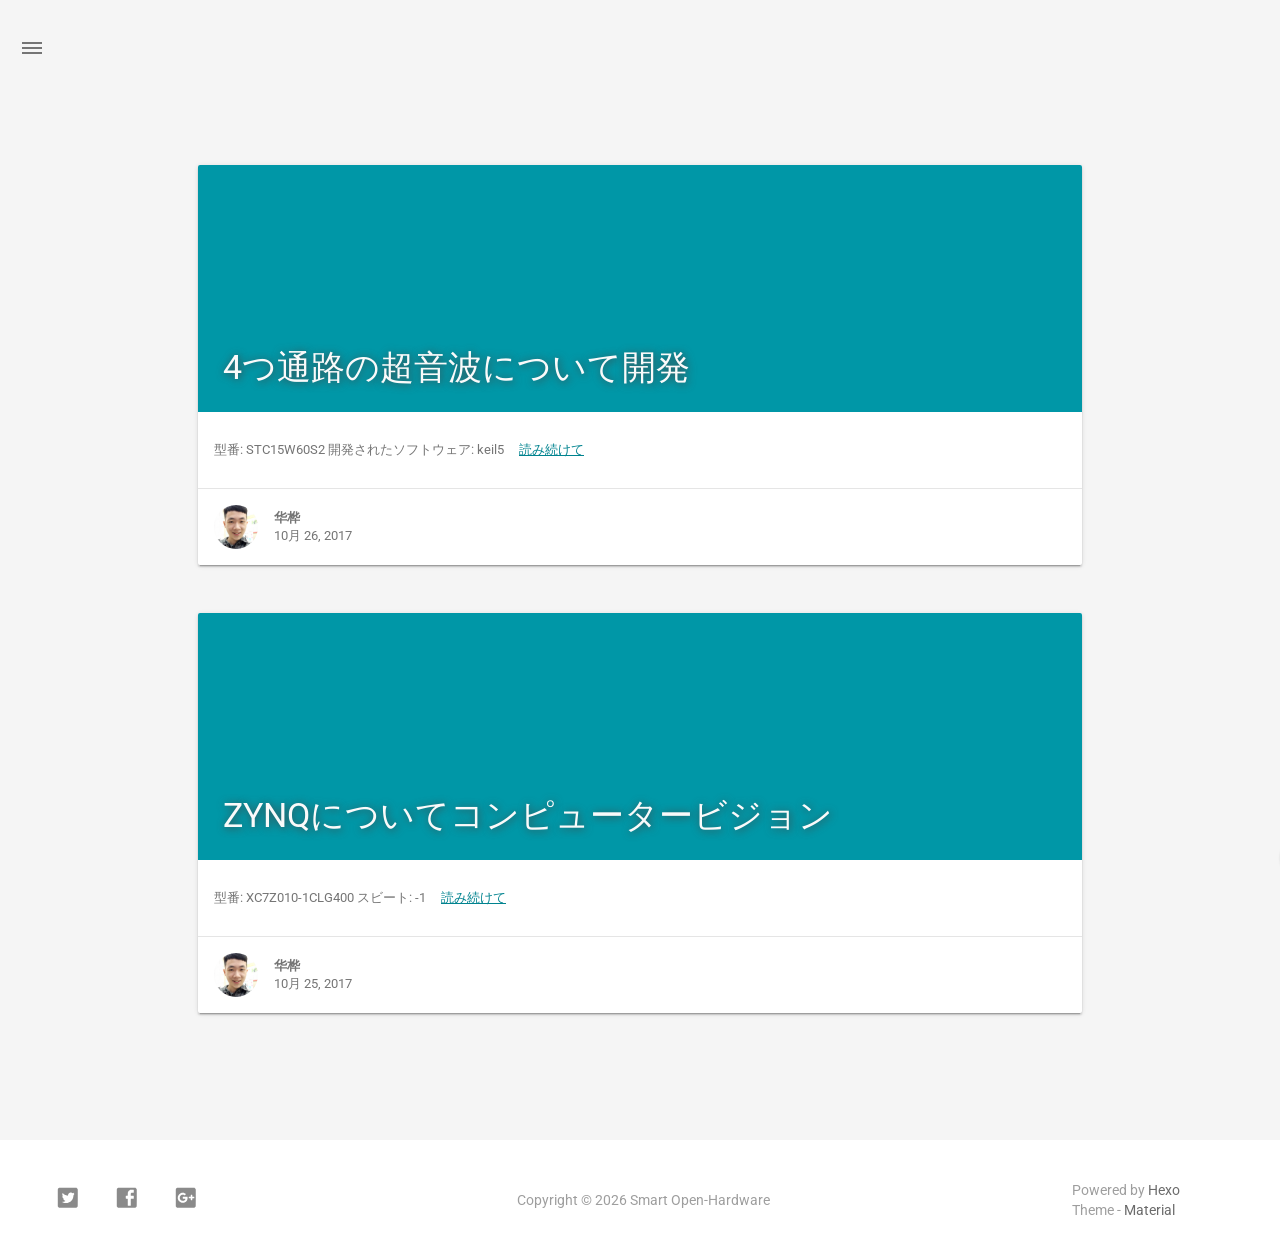
<file: archives/2017/index.html>
<!DOCTYPE html>
<html style="display: none;" lang="ja">
    <head>
    <meta charset="utf-8">
    <!--
        © Material Theme
        https://github.com/viosey/hexo-theme-material
        Version: 1.4.0 -->
    <script>window.materialVersion = "1.4.0"</script>

    <!-- Title -->
    
    <title>
        
            過去の投稿: 2017 | 
        
        Smart Open-Hardware
    </title>

    <!-- dns prefetch -->
    <meta http-equiv="x-dns-prefetch-control" content="on">
    
    
    
    
    
    
    
    
    
    

    <!-- Meta & Info -->
    <meta http-equiv="X-UA-Compatible">
    <meta name="viewport" content="width=device-width, initial-scale=1, user-scalable=no">
    <meta name="theme-color" content="#0097A7">
    <meta name="author" content="华桦">
    <meta name="description" itemprop="description" content="">
    <meta name="keywords" content="null">

    <!-- Site Verification -->
    
    <meta name="baidu-site-verification" content="VtrpfSa1Up" />

    <!-- Favicons -->
    <link rel="icon shortcut" type="image/ico" href="/img/favicon.png">
    <link rel="icon" sizes="192x192" href="/img/favicon.png">
    <link rel="apple-touch-icon" href="/img/favicon.png">

    <!--iOS -->
    <meta name="apple-mobile-web-app-title" content="Title">
    <meta name="apple-mobile-web-app-capable" content="yes">
    <meta name="apple-mobile-web-app-status-bar-style" content="black">
    <meta name="HandheldFriendly" content="True">
    <meta name="MobileOptimized" content="480">

    <!-- Add to homescreen for Chrome on Android -->
    <meta name="mobile-web-app-capable" content="yes">

    <!-- Add to homescreen for Safari on iOS -->
    <meta name="apple-mobile-web-app-capable" content="yes">
    <meta name="apple-mobile-web-app-status-bar-style" content="black">
    <meta name="apple-mobile-web-app-title" content="Smart Open-Hardware">

    <!-- The Open Graph protocol -->
    <meta property="og:url" content="http://hsqure.github.io">
    <meta property="og:type" content="blog">
    <meta property="og:title" content="過去の投稿: 2017 | Smart Open-Hardware">
    <meta property="og:image" content="/img/favicon.png" />
    <meta property="og:description" content="">
    

    

    <!-- The Twitter Card protocol -->
    <meta name="twitter:title" content="過去の投稿: 2017 | Smart Open-Hardware">
    <meta name="twitter:description" content="">
    <meta name="twitter:image" content="/img/favicon.png">
    <meta name="twitter:card" content="summary_large_image" />
    <meta name="twitter:url" content="http://hsqure.github.io" />

    <!-- Add canonical link for SEO -->
    
        <link rel="canonical" href="http://hsqure.github.io/archives/2017/index.html" />
    

    <!-- Structured-data for SEO -->
    
        



    

    <!--[if lte IE 9]>
        <link rel="stylesheet" href="/css/ie-blocker.css">

        
            <script src="/js/ie-blocker.en.js"></script>
        
    <![endif]-->

    <!-- Import lsloader -->
    <script>(function(){window.lsloader={jsRunSequence:[],jsnamemap:{},cssnamemap:{}};lsloader.removeLS=function(key){try{localStorage.removeItem(key)}catch(e){}};lsloader.setLS=function(key,val){try{localStorage.setItem(key,val)}catch(e){}};lsloader.getLS=function(key){var val="";try{val=localStorage.getItem(key)}catch(e){val=""}return val};versionString="/*"+materialVersion+"*/";lsloader.clean=function(){try{var keys=[];for(var i=0;i<localStorage.length;i++){keys.push(localStorage.key(i))}keys.forEach(function(key){var data=lsloader.getLS(key);if(data&&data.indexOf(versionString)===-1){lsloader.removeLS(key)}})}catch(e){}};lsloader.clean();lsloader.load=function(jsname,jspath,cssonload){cssonload=cssonload||function(){};var code;code=this.getLS(jsname);if(code&&code.indexOf(versionString)===-1){this.removeLS(jsname);this.requestResource(jsname,jspath,cssonload);return}if(code){var versionNumber=code.split(versionString)[0];if(versionNumber!=jspath){console.log("reload:"+jspath);this.removeLS(jsname);this.requestResource(jsname,jspath,cssonload);return}code=code.split(versionString)[1];if(/\.js?.+$/.test(versionNumber)){this.jsRunSequence.push({name:jsname,code:code});this.runjs(jspath,jsname,code)}else{document.getElementById(jsname).appendChild(document.createTextNode(code));cssonload()}}else{this.requestResource(jsname,jspath,cssonload)}};lsloader.requestResource=function(name,path,cssonload){var that=this;if(/\.js?.+$/.test(path)){this.iojs(path,name,function(path,name,code){that.setLS(name,path+versionString+code);that.runjs(path,name,code)})}else if(/\.css?.+$/.test(path)){this.iocss(path,name,function(code){document.getElementById(name).appendChild(document.createTextNode(code));that.setLS(name,path+versionString+code)},cssonload)}};lsloader.iojs=function(path,jsname,callback){var that=this;that.jsRunSequence.push({name:jsname,code:""});try{var xhr=new XMLHttpRequest;xhr.open("get",path,true);xhr.onreadystatechange=function(){if(xhr.readyState==4){if(xhr.status>=200&&xhr.status<300||xhr.status==304){if(xhr.response!=""){callback(path,jsname,xhr.response);return}}that.jsfallback(path,jsname)}};xhr.send(null)}catch(e){that.jsfallback(path,jsname)}};lsloader.iocss=function(path,jsname,callback,cssonload){var that=this;try{var xhr=new XMLHttpRequest;xhr.open("get",path,true);xhr.onreadystatechange=function(){if(xhr.readyState==4){if(xhr.status>=200&&xhr.status<300||xhr.status==304){if(xhr.response!=""){callback(xhr.response);cssonload();return}}that.cssfallback(path,jsname,cssonload)}};xhr.send(null)}catch(e){that.cssfallback(path,jsname,cssonload)}};lsloader.iofonts=function(path,jsname,callback,cssonload){var that=this;try{var xhr=new XMLHttpRequest;xhr.open("get",path,true);xhr.onreadystatechange=function(){if(xhr.readyState==4){if(xhr.status>=200&&xhr.status<300||xhr.status==304){if(xhr.response!=""){callback(xhr.response);cssonload();return}}that.cssfallback(path,jsname,cssonload)}};xhr.send(null)}catch(e){that.cssfallback(path,jsname,cssonload)}};lsloader.runjs=function(path,name,code){if(!!name&&!!code){for(var k in this.jsRunSequence){if(this.jsRunSequence[k].name==name){this.jsRunSequence[k].code=code}}}if(!!this.jsRunSequence[0]&&!!this.jsRunSequence[0].code&&this.jsRunSequence[0].status!="failed"){var script=document.createElement("script");script.appendChild(document.createTextNode(this.jsRunSequence[0].code));script.type="text/javascript";document.getElementsByTagName("head")[0].appendChild(script);this.jsRunSequence.shift();if(this.jsRunSequence.length>0){this.runjs()}}else if(!!this.jsRunSequence[0]&&this.jsRunSequence[0].status=="failed"){var that=this;var script=document.createElement("script");script.src=this.jsRunSequence[0].path;script.type="text/javascript";this.jsRunSequence[0].status="loading";script.onload=function(){that.jsRunSequence.shift();if(that.jsRunSequence.length>0){that.runjs()}};document.body.appendChild(script)}};lsloader.tagLoad=function(path,name){this.jsRunSequence.push({name:name,code:"",path:path,status:"failed"});this.runjs()};lsloader.jsfallback=function(path,name){if(!!this.jsnamemap[name]){return}else{this.jsnamemap[name]=name}for(var k in this.jsRunSequence){if(this.jsRunSequence[k].name==name){this.jsRunSequence[k].code="";this.jsRunSequence[k].status="failed";this.jsRunSequence[k].path=path}}this.runjs()};lsloader.cssfallback=function(path,name,cssonload){if(!!this.cssnamemap[name]){return}else{this.cssnamemap[name]=1}var link=document.createElement("link");link.type="text/css";link.href=path;link.rel="stylesheet";link.onload=link.onerror=cssonload;var root=document.getElementsByTagName("script")[0];root.parentNode.insertBefore(link,root)};lsloader.runInlineScript=function(scriptId,codeId){var code=document.getElementById(codeId).innerText;this.jsRunSequence.push({name:scriptId,code:code});this.runjs()};lsloader.loadCombo=function(jslist){var updateList="";var requestingModules={};for(var k in jslist){var LS=this.getLS(jslist[k].name);if(!!LS){var version=LS.split(versionString)[0];var code=LS.split(versionString)[1]}else{var version=""}if(version==jslist[k].path){this.jsRunSequence.push({name:jslist[k].name,code:code,path:jslist[k].path})}else{this.jsRunSequence.push({name:jslist[k].name,code:null,path:jslist[k].path,status:"comboloading"});requestingModules[jslist[k].name]=true;updateList+=(updateList==""?"":";")+jslist[k].path}}var that=this;if(!!updateList){var xhr=new XMLHttpRequest;xhr.open("get",combo+updateList,true);xhr.onreadystatechange=function(){if(xhr.readyState==4){if(xhr.status>=200&&xhr.status<300||xhr.status==304){if(xhr.response!=""){that.runCombo(xhr.response,requestingModules);return}}else{for(var i in that.jsRunSequence){if(requestingModules[that.jsRunSequence[i].name]){that.jsRunSequence[i].status="failed"}}that.runjs()}}};xhr.send(null)}this.runjs()};lsloader.runCombo=function(comboCode,requestingModules){comboCode=comboCode.split("/*combojs*/");comboCode.shift();for(var k in this.jsRunSequence){if(!!requestingModules[this.jsRunSequence[k].name]&&!!comboCode[0]){this.jsRunSequence[k].status="comboJS";this.jsRunSequence[k].code=comboCode[0];this.setLS(this.jsRunSequence[k].name,this.jsRunSequence[k].path+versionString+comboCode[0]);comboCode.shift()}}this.runjs()}})();</script>

    <!-- Import CSS & jQuery -->
    
        <style id="css/material.min.css"></style><script>if(typeof window.lsLoadCSSMaxNums === "undefined")window.lsLoadCSSMaxNums = 0;window.lsLoadCSSMaxNums++;lsloader.load("css/material.min.css","/css/material.min.css?fJTiM/K1J3dWIruo3pxtAw==",function(){if(typeof window.lsLoadCSSNums === "undefined")window.lsLoadCSSNums = 0;window.lsLoadCSSNums++;if(window.lsLoadCSSNums == window.lsLoadCSSMaxNums)document.documentElement.style.display="";})</script>
        <style id="css/style.min.css"></style><script>if(typeof window.lsLoadCSSMaxNums === "undefined")window.lsLoadCSSMaxNums = 0;window.lsLoadCSSMaxNums++;lsloader.load("css/style.min.css","/css/style.min.css?oCSEO3ST+aEypEwttTDI9g==",function(){if(typeof window.lsLoadCSSNums === "undefined")window.lsLoadCSSNums = 0;window.lsLoadCSSNums++;if(window.lsLoadCSSNums == window.lsLoadCSSMaxNums)document.documentElement.style.display="";})</script>
        
        
            <style>
    
    .footer-sns-facebook {
        background-image: url([data-uri]);
    }
    
    
    .footer-sns-twitter {
        background-image: url([data-uri]);
    }
    
    
    .footer-sns-gplus {
        background-image: url([data-uri]);
    }
    
    
    
    
    
    
    
    
    
</style>

        
        <!-- Config CSS -->

<!-- Other Styles -->
<style>
  body, html {
    font-family: Roboto, "Helvetica Neue", Helvetica, "PingFang SC", "Hiragino Sans GB", "Microsoft YaHei", "微软雅黑", Arial, sans-serif;
  }

  a {
    color: #00838F;
  }

  .mdl-card__media,
  #search-label,
  #search-form-label:after,
  #scheme-Paradox .hot_tags-count,
  #scheme-Paradox .sidebar_archives-count,
  #scheme-Paradox .sidebar-colored .sidebar-header,
  #scheme-Paradox .sidebar-colored .sidebar-badge{
    background-color: #0097A7 !important;
  }

  /* Sidebar User Drop Down Menu Text Color */
  #scheme-Paradox .sidebar-colored .sidebar-nav>.dropdown>.dropdown-menu>li>a:hover,
  #scheme-Paradox .sidebar-colored .sidebar-nav>.dropdown>.dropdown-menu>li>a:focus {
    color: #0097A7 !important;
  }

  #post_entry-right-info,
  .sidebar-colored .sidebar-nav li:hover > a,
  .sidebar-colored .sidebar-nav li:hover > a i,
  .sidebar-colored .sidebar-nav li > a:hover,
  .sidebar-colored .sidebar-nav li > a:hover i,
  .sidebar-colored .sidebar-nav li > a:focus i,
  .sidebar-colored .sidebar-nav > .open > a,
  .sidebar-colored .sidebar-nav > .open > a:hover,
  .sidebar-colored .sidebar-nav > .open > a:focus,
  #ds-reset #ds-ctx .ds-ctx-entry .ds-ctx-head a {
    color: #0097A7 !important;
  }

  .toTop {
    background: #757575 !important;
  }

  .material-layout .material-post>.material-nav,
  .material-layout .material-index>.material-nav,
  .material-nav a {
    color: #757575;
  }

  #scheme-Paradox .MD-burger-layer {
    background-color: #757575;
  }

  #scheme-Paradox #post-toc-trigger-btn {
    color: #757575;
  }

  .post-toc a:hover {
    color: #00838F;
    text-decoration: underline;
  }

</style>


<!-- Theme Background Related-->

    <style>
      body{
        background-color: #F5F5F5;
      }

      /* blog_info bottom background */
      #scheme-Paradox .material-layout .something-else .mdl-card__supporting-text{
        background-color: #fff;
      }
    </style>




<!-- Fade Effect -->

    <style>
      .fade {
        transition: all 800ms linear;
        -webkit-transform: translate3d(0,0,0);
        -moz-transform: translate3d(0,0,0);
        -ms-transform: translate3d(0,0,0);
        -o-transform: translate3d(0,0,0);
        transform: translate3d(0,0,0);
        opacity: 1;
      }

      .fade.out{
        opacity: 0;
      }
    </style>


<!-- Import Font -->

    <link href="https://fonts.googleapis.com/css?family=Roboto:300,400,500" rel="stylesheet">
    <link href="https://fonts.googleapis.com/icon?family=Material+Icons"rel="stylesheet">


        <script>lsloader.load("js/jquery.min.js","/js/jquery.min.js?qcusAULNeBksqffqUM2+Ig==")</script>
    
    
    <script>function Queue(){this.dataStore=[];this.offer=b;this.poll=d;this.execNext=a;this.debug=false;this.startDebug=c;function b(e){if(this.debug){console.log("Offered a Queued Function.")}if(typeof e==="function"){this.dataStore.push(e)}else{console.log("You must offer a function.")}}function d(){if(this.debug){console.log("Polled a Queued Function.")}return this.dataStore.shift()}function a(){var e=this.poll();if(e!==undefined){if(this.debug){console.log("Run a Queued Function.")}e()}}function c(){this.debug=true}}var queue=new Queue();</script>

    <!-- Analytics -->
    

    <!-- Custom Head -->
    
</head>


    
        <body id="scheme-Paradox" class="lazy">
            <div class="material-layout  mdl-js-layout has-drawer is-upgraded">
                

                <!-- Main Container -->
                <main class="material-layout__content" id="main">

                    <!-- Top Anchor -->
                    <div id="top"></div>

                    
                        <!-- Hamburger Button -->
                        <button class="MD-burger-icon sidebar-toggle">
                            <span class="MD-burger-layer"></span>
                        </button>
                    

                    <!-- Index Module -->
<div class="material-index mdl-grid">
    
    <div class="locate-thumbnail-symbol"></div>

    <!-- Pin on top -->
    

    <!-- Normal Post -->
    
        
            
                <!-- Paradox Thumbnail -->
                <div class="post_entry-module mdl-card mdl-shadow--2dp mdl-cell mdl-cell--12-col fade out">
    <!-- Post Thumbnail -->
    
        <!-- Custom Thumbnail -->
        <div class="post_thumbnail-custom mdl-card__media mdl-color-text--grey-50 lazy" data-original="http://img.blog.csdn.net/20171026133218488?watermark/2/text/aHR0cDovL2Jsb2cuY3Nkbi5uZXQvSGdPQ04y/font/5a6L5L2T/fontsize/400/fill/I0JBQkFCMA==/dissolve/70/gravity/SouthEast">
    

        <!-- Post Title -->
        <p class="article-headline-p"><a href="/2017/10/26/4つ通路の超音波について開発/">4つ通路の超音波について開発</a></p>
    </div>

    <!-- Post Excerpt -->
    <div class="mdl-color-text--grey-600 mdl-card__supporting-text post_entry-content">
        
            

型番:  STC15W60S2
開発されたソフトウェア: keil5
        
        &nbsp;&nbsp;&nbsp;
        <span>
            <a href="/2017/10/26/4つ通路の超音波について開発/" target="_self">読み続けて</a>
        </span>
    </div>
    <!-- Post_entry Info-->
    <div id="post_entry-info">
        <div id="post_entry-left-info" class="mdl-card__supporting-text meta mdl-color-text--grey-600 ">
            <!-- Author Avatar -->
            <div id="author-avatar">
                <img src="/img/avatar.png" width="44px" height="44px" alt="华桦's avatar">
            </div>
            <div>
                <strong>华桦</strong>
                <span>10月 26, 2017</span>
            </div>
        </div>
        <div id="post_entry-right-info">
            <!-- Category -->
            <span class="post_entry-category">
                
            </span>

            

            

            <!-- Post Views -->
            <span class="post_entry-views">
            </span>
        </div>
    </div>
</div>

            
            
        
    
        
            
                <!-- Paradox Thumbnail -->
                <div class="post_entry-module mdl-card mdl-shadow--2dp mdl-cell mdl-cell--12-col fade out">
    <!-- Post Thumbnail -->
    
        <!-- Custom Thumbnail -->
        <div class="post_thumbnail-custom mdl-card__media mdl-color-text--grey-50 lazy" data-original="http://img.blog.csdn.net/20171025142855348?watermark/2/text/aHR0cDovL2Jsb2cuY3Nkbi5uZXQvSGdPQ04y/font/5a6L5L2T/fontsize/400/fill/I0JBQkFCMA==/dissolve/70/gravity/SouthEast">
    

        <!-- Post Title -->
        <p class="article-headline-p"><a href="/2017/10/25/ビジョン/">ZYNQについてコンピュータービジョン</a></p>
    </div>

    <!-- Post Excerpt -->
    <div class="mdl-color-text--grey-600 mdl-card__supporting-text post_entry-content">
        
            

型番:  XC7Z010-1CLG400
スビート: -1
        
        &nbsp;&nbsp;&nbsp;
        <span>
            <a href="/2017/10/25/ビジョン/" target="_self">読み続けて</a>
        </span>
    </div>
    <!-- Post_entry Info-->
    <div id="post_entry-info">
        <div id="post_entry-left-info" class="mdl-card__supporting-text meta mdl-color-text--grey-600 ">
            <!-- Author Avatar -->
            <div id="author-avatar">
                <img src="/img/avatar.png" width="44px" height="44px" alt="华桦's avatar">
            </div>
            <div>
                <strong>华桦</strong>
                <span>10月 25, 2017</span>
            </div>
        </div>
        <div id="post_entry-right-info">
            <!-- Category -->
            <span class="post_entry-category">
                
            </span>

            

            

            <!-- Post Views -->
            <span class="post_entry-views">
            </span>
        </div>
    </div>
</div>

            
            
        
    

    

    
        <script type="text/ls-javascript" id="thumbnail-script">
    var randomNum;

    var locatePost = $('.locate-thumbnail-symbol').next();
    for(var i = 0; i < 10; i++) {
        randomNum = Math.floor(Math.random() * 19 + 1);

        locatePost.children('.post_thumbnail-random').attr('id', 'random_thumbnail-'+randomNum);
        locatePost.children('.post_thumbnail-random').attr('data-original', '/img/random/material-' + randomNum + '.png');
    $('.post_thumbnail-random').addClass('lazy');

        locatePost = locatePost.next();
    }
</script>

    
</div>


                    
                        <!-- Overlay For Active Sidebar -->
<div class="sidebar-overlay"></div>

<!-- Material sidebar -->
<aside id="sidebar" class="sidebar sidebar-colored sidebar-fixed-left" role="navigation">
    <div id="sidebar-main">
        <!-- Sidebar Header -->
        <div class="sidebar-header header-cover" style="background-image: url(http://img.blog.csdn.net/20171026162216853?watermark/2/text/aHR0cDovL2Jsb2cuY3Nkbi5uZXQvSGdPQ04y/font/5a6L5L2T/fontsize/400/fill/I0JBQkFCMA==/dissolve/70/gravity/SouthEast);">
    <!-- Top bar -->
    <div class="top-bar"></div>

    <!-- Sidebar toggle button -->
    <button type="button" class="sidebar-toggle mdl-button mdl-js-button mdl-js-ripple-effect mdl-button--icon" style="display: initial;" data-upgraded=",MaterialButton,MaterialRipple">
        <i class="material-icons">clear_all</i>
        <span class="mdl-button__ripple-container">
            <span class="mdl-ripple">
            </span>
        </span>
    </button>

    <!-- Sidebar Avatar -->
    <div class="sidebar-image">
        <img src="/img/avatar.png" alt="华桦's avatar">
    </div>

    <!-- Sidebar Email -->
    <a data-toggle="dropdown" class="sidebar-brand" href="#settings-dropdown">
        hmtdrdx@live.com
        <b class="caret"></b>
    </a>
</div>


        <!-- Sidebar Navigation  -->
        <ul class="nav sidebar-nav">
    <!-- User dropdown  -->
    <li class="dropdown">
        <ul id="settings-dropdown" class="dropdown-menu">
            
                <li>
                    <a href="#" target="_blank" title="Email Me">
                        
                            <i class="material-icons sidebar-material-icons sidebar-indent-left1pc-element">email</i>
                        
                        Email Me
                    </a>
                </li>
            
        </ul>
    </li>

    <!-- Homepage -->
    
        <li id="sidebar-first-li">
            <a href="/">
                
                    <i class="material-icons sidebar-material-icons">home</i>
                
                ホーム
            </a>
        </li>
        
    

    <!-- Archives  -->
    
        <li class="dropdown">
            <a href="#" class="ripple-effect dropdown-toggle" data-toggle="dropdown">
                
                    <i class="material-icons sidebar-material-icons">inbox</i>
                
                    過去の投稿
                <b class="caret"></b>
            </a>
            <ul class="dropdown-menu">
            <li>
                <a class="sidebar_archives-link" href="/archives/2017/10/">10月 2017<span class="sidebar_archives-count">2</span></a>
            </ul>
        </li>
        
    

    <!-- Categories  -->
    

    <!-- Pages  -->
    

    <!-- Article Number  -->
    
</ul>


        <!-- Sidebar Footer -->
        <!--
I'm glad you use this theme, the development is no so easy, I hope you can keep the copyright, I will thank you so much.
If you still want to delete the copyrights, could you still retain the first one? Which namely "Theme Material"
It will not impact the appearance and can give developers a lot of support :)

很高兴您使用并喜欢该主题，开发不易 十分谢谢与希望您可以保留一下版权声明。
如果您仍然想删除的话 能否只保留第一项呢？即 "Theme Material"
它不会影响美观并可以给开发者很大的支持和动力。 :)
-->

<!-- Sidebar Divider -->

    <div class="sidebar-divider"></div>


<!-- Theme Material -->

    <a href="https://github.com/viosey/hexo-theme-material"  class="sidebar-footer-text-a" target="_blank">
        <div class="sidebar-text mdl-button mdl-js-button mdl-js-ripple-effect sidebar-footer-text-div" data-upgraded=",MaterialButton,MaterialRipple">
            テーマ - Material
            <span class="sidebar-badge badge-circle">i</span>
        </div>
    </a>


<!-- Help & Support -->
<!--

-->

<!-- Feedback -->
<!--

-->

<!-- About Theme -->
<!--

-->

    </div>

    <!-- Sidebar Image -->
    

</aside>

                    

                    
                        <!-- Footer Top Button -->
                        <div id="back-to-top" class="toTop-wrap">
    <a href="#top" class="toTop">
        <i class="material-icons footer_top-i">expand_less</i>
    </a>
</div>

                    

                    <!--Footer-->
<footer class="mdl-mini-footer" id="bottom">
    
        <!-- Paradox Footer Left Section -->
        <div class="mdl-mini-footer--left-section sns-list">
    <!-- Twitter -->
    
        <a href="https://twitter.com/twitter" target="_blank">
            <button class="mdl-mini-footer--social-btn social-btn footer-sns-twitter">
                <span class="visuallyhidden">Twitter</span>
            </button><!--
     --></a>
    

    <!-- Facebook -->
    
        <a href="https://www.facebook.com/facebook" target="_blank">
            <button class="mdl-mini-footer--social-btn social-btn footer-sns-facebook">
                <span class="visuallyhidden">Facebook</span>
            </button><!--
     --></a>
    

    <!-- Google + -->
    
        <a href="https://www.google.com/" target="_blank">
            <button class="mdl-mini-footer--social-btn social-btn footer-sns-gplus">
                <span class="visuallyhidden">Google Plus</span>
            </button><!--
     --></a>
    

    <!-- Weibo -->
    

    <!-- Instagram -->
    

    <!-- Tumblr -->
    

    <!-- Github -->
    

    <!-- LinkedIn -->
    

    <!-- Zhihu -->
    

    <!-- Bilibili -->
    

    <!-- Telegram -->
    
</div>


        <!--Copyright-->
        <div id="copyright">
            Copyright&nbsp;©<script type="text/javascript">var fd = new Date();document.write("&nbsp;" + fd.getFullYear() + "&nbsp;");</script>Smart Open-Hardware
        </div>

        <!-- Paradox Footer Right Section -->

        <!--
        I am glad you use this theme, the development is no so easy, I hope you can keep the copyright.
        It will not impact the appearance and can give developers a lot of support :)

        很高兴您使用该主题，开发不易，希望您可以保留一下版权声明。
        它不会影响美观并可以给开发者很大的支持。 :)
        -->

        <div class="mdl-mini-footer--right-section">
            <div>
                <div class="footer-develop-div">Powered by <a href="https://hexo.io" target="_blank" class="footer-develop-a">Hexo</a></div>
                <div class="footer-develop-div">Theme - <a href="https://github.com/viosey/hexo-theme-material" target="_blank" class="footer-develop-a">Material</a></div>
            </div>
        </div>
    
</footer>


                    <!-- Import File -->


    <script>lsloader.load("js/lazyload.min.js","/js/lazyload.min.js?1BcfzuNXqV+ntF6gq+5X3Q==")</script>
    <script>lsloader.load("js/js.min.js","/js/js.min.js?oAl/+lvaqTFV31JXTmbrNA==")</script>



    <script>lsloader.load("js/nprogress.js","/js/nprogress.js?pl3Qhb9lvqR1FlyLUna1Yw==")</script>


<script type="text/ls-javascript" id="NProgress-script">
    NProgress.configure({
        showSpinner: true
    });
    NProgress.start();
    $('#nprogress .bar').css({
        'background': '#29d'
    });
    $('#nprogress .peg').css({
        'box-shadow': '0 0 10px #29d, 0 0 15px #29d'
    });
    $('#nprogress .spinner-icon').css({
        'border-top-color': '#29d',
        'border-left-color': '#29d'
    });
    setTimeout(function() {
        NProgress.done();
        $('.fade').removeClass('out');
    }, 800);
</script>













<!-- UC Browser Compatible -->
<script>
	var agent = navigator.userAgent.toLowerCase();
	if(agent.indexOf('ucbrowser')>0) {
		document.write('<link rel="stylesheet" href="/css/uc.css">');
	   alert('由于 UC 浏览器使用极旧的内核，而本网站使用了一些新的特性。\n为了您能更好的浏览，推荐使用 Chrome 或 Firefox 浏览器。');
	}
</script>

<!-- Window Load-->
<script type="text/ls-javascript" id="window-load">
    $(window).on('load', function() {
        // Post_Toc parent position fixed
        $('.post-toc-wrap').parent('.mdl-menu__container').css('position', 'fixed');
    });
</script>

<!-- MathJax Load-->

<script type="text/ls-javascript" id="lazy-load">
    // Offer LazyLoad
    queue.offer(function(){
        $('.lazy').lazyload({
            effect : 'show'
        });
    });

    // Start Queue
    $(document).ready(function(){
        setInterval(function(){
            queue.execNext();
        },200);
    });
</script>

<!-- Bing Background -->


<script>
    (function(){
        var scriptList = document.querySelectorAll('script[type="text/ls-javascript"]')

        for (var i = 0; i < scriptList.length; ++i) {
            var item = scriptList[i];
            lsloader.runInlineScript(item.id,item.id);
        }
    })()
console.log('\n %c © Material Theme | Version: 1.4.0 | https://github.com/viosey/hexo-theme-material %c \n', 'color:#455a64;background:#e0e0e0;padding:5px 0;border-top-left-radius:5px;border-bottom-left-radius:5px;', 'color:#455a64;background:#e0e0e0;padding:5px 0;border-top-right-radius:5px;border-bottom-right-radius:5px;');
</script>

                </main>
            </div>
        </body>
    
</html>
</file>
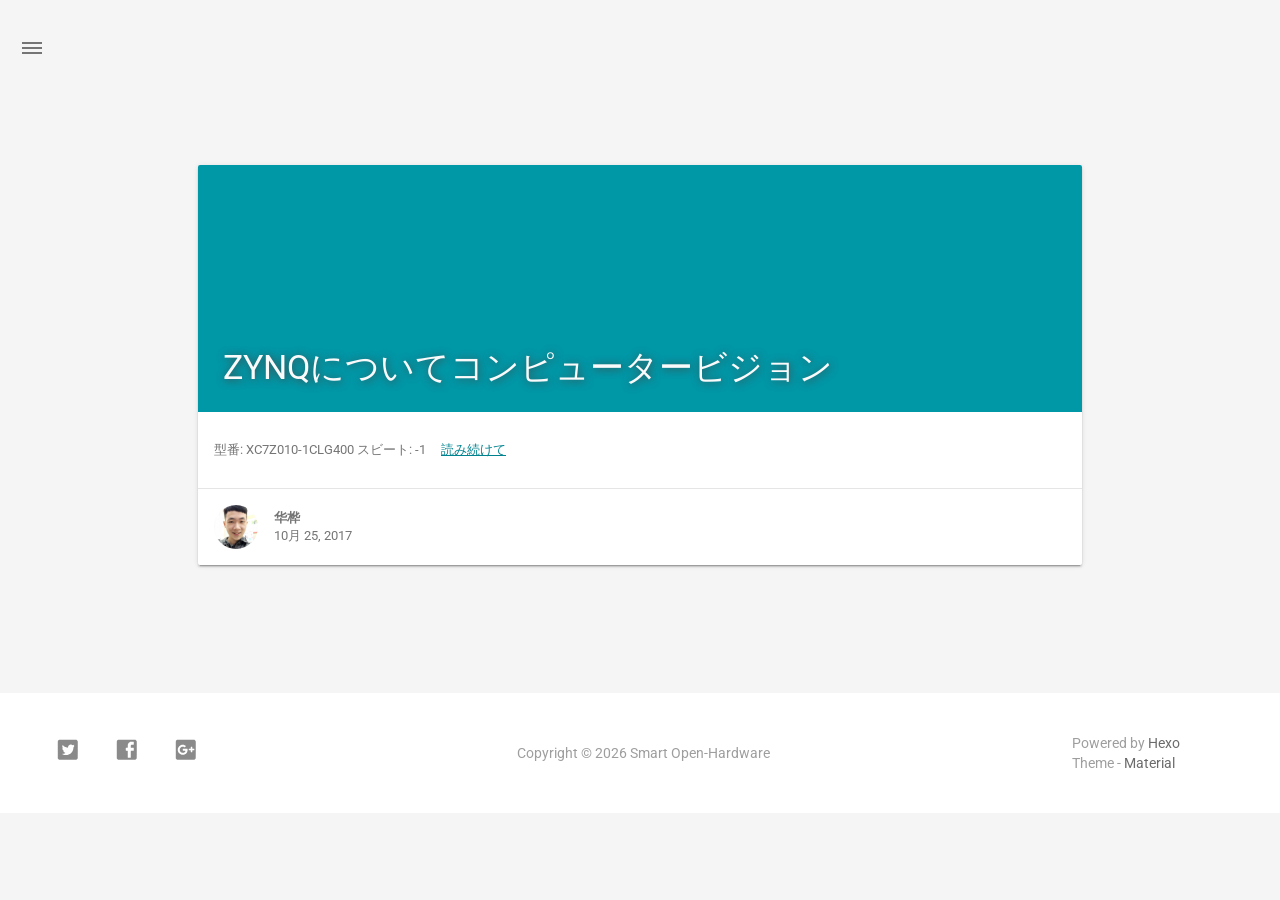
<file: tags/FPGA/index.html>
<!DOCTYPE html>
<html style="display: none;" lang="ja">
    <head>
    <meta charset="utf-8">
    <!--
        © Material Theme
        https://github.com/viosey/hexo-theme-material
        Version: 1.4.0 -->
    <script>window.materialVersion = "1.4.0"</script>

    <!-- Title -->
    
    <title>
        
            ラベル: FPGA | 
        
        Smart Open-Hardware
    </title>

    <!-- dns prefetch -->
    <meta http-equiv="x-dns-prefetch-control" content="on">
    
    
    
    
    
    
    
    
    
    

    <!-- Meta & Info -->
    <meta http-equiv="X-UA-Compatible">
    <meta name="viewport" content="width=device-width, initial-scale=1, user-scalable=no">
    <meta name="theme-color" content="#0097A7">
    <meta name="author" content="华桦">
    <meta name="description" itemprop="description" content="">
    <meta name="keywords" content="null">

    <!-- Site Verification -->
    
    <meta name="baidu-site-verification" content="VtrpfSa1Up" />

    <!-- Favicons -->
    <link rel="icon shortcut" type="image/ico" href="/img/favicon.png">
    <link rel="icon" sizes="192x192" href="/img/favicon.png">
    <link rel="apple-touch-icon" href="/img/favicon.png">

    <!--iOS -->
    <meta name="apple-mobile-web-app-title" content="Title">
    <meta name="apple-mobile-web-app-capable" content="yes">
    <meta name="apple-mobile-web-app-status-bar-style" content="black">
    <meta name="HandheldFriendly" content="True">
    <meta name="MobileOptimized" content="480">

    <!-- Add to homescreen for Chrome on Android -->
    <meta name="mobile-web-app-capable" content="yes">

    <!-- Add to homescreen for Safari on iOS -->
    <meta name="apple-mobile-web-app-capable" content="yes">
    <meta name="apple-mobile-web-app-status-bar-style" content="black">
    <meta name="apple-mobile-web-app-title" content="Smart Open-Hardware">

    <!-- The Open Graph protocol -->
    <meta property="og:url" content="http://hsqure.github.io">
    <meta property="og:type" content="blog">
    <meta property="og:title" content="ラベル: FPGA | Smart Open-Hardware">
    <meta property="og:image" content="/img/favicon.png" />
    <meta property="og:description" content="">
    

    

    <!-- The Twitter Card protocol -->
    <meta name="twitter:title" content="ラベル: FPGA | Smart Open-Hardware">
    <meta name="twitter:description" content="">
    <meta name="twitter:image" content="/img/favicon.png">
    <meta name="twitter:card" content="summary_large_image" />
    <meta name="twitter:url" content="http://hsqure.github.io" />

    <!-- Add canonical link for SEO -->
    
        <link rel="canonical" href="http://hsqure.github.io/tags/FPGA/index.html" />
    

    <!-- Structured-data for SEO -->
    
        



    

    <!--[if lte IE 9]>
        <link rel="stylesheet" href="/css/ie-blocker.css">

        
            <script src="/js/ie-blocker.en.js"></script>
        
    <![endif]-->

    <!-- Import lsloader -->
    <script>(function(){window.lsloader={jsRunSequence:[],jsnamemap:{},cssnamemap:{}};lsloader.removeLS=function(key){try{localStorage.removeItem(key)}catch(e){}};lsloader.setLS=function(key,val){try{localStorage.setItem(key,val)}catch(e){}};lsloader.getLS=function(key){var val="";try{val=localStorage.getItem(key)}catch(e){val=""}return val};versionString="/*"+materialVersion+"*/";lsloader.clean=function(){try{var keys=[];for(var i=0;i<localStorage.length;i++){keys.push(localStorage.key(i))}keys.forEach(function(key){var data=lsloader.getLS(key);if(data&&data.indexOf(versionString)===-1){lsloader.removeLS(key)}})}catch(e){}};lsloader.clean();lsloader.load=function(jsname,jspath,cssonload){cssonload=cssonload||function(){};var code;code=this.getLS(jsname);if(code&&code.indexOf(versionString)===-1){this.removeLS(jsname);this.requestResource(jsname,jspath,cssonload);return}if(code){var versionNumber=code.split(versionString)[0];if(versionNumber!=jspath){console.log("reload:"+jspath);this.removeLS(jsname);this.requestResource(jsname,jspath,cssonload);return}code=code.split(versionString)[1];if(/\.js?.+$/.test(versionNumber)){this.jsRunSequence.push({name:jsname,code:code});this.runjs(jspath,jsname,code)}else{document.getElementById(jsname).appendChild(document.createTextNode(code));cssonload()}}else{this.requestResource(jsname,jspath,cssonload)}};lsloader.requestResource=function(name,path,cssonload){var that=this;if(/\.js?.+$/.test(path)){this.iojs(path,name,function(path,name,code){that.setLS(name,path+versionString+code);that.runjs(path,name,code)})}else if(/\.css?.+$/.test(path)){this.iocss(path,name,function(code){document.getElementById(name).appendChild(document.createTextNode(code));that.setLS(name,path+versionString+code)},cssonload)}};lsloader.iojs=function(path,jsname,callback){var that=this;that.jsRunSequence.push({name:jsname,code:""});try{var xhr=new XMLHttpRequest;xhr.open("get",path,true);xhr.onreadystatechange=function(){if(xhr.readyState==4){if(xhr.status>=200&&xhr.status<300||xhr.status==304){if(xhr.response!=""){callback(path,jsname,xhr.response);return}}that.jsfallback(path,jsname)}};xhr.send(null)}catch(e){that.jsfallback(path,jsname)}};lsloader.iocss=function(path,jsname,callback,cssonload){var that=this;try{var xhr=new XMLHttpRequest;xhr.open("get",path,true);xhr.onreadystatechange=function(){if(xhr.readyState==4){if(xhr.status>=200&&xhr.status<300||xhr.status==304){if(xhr.response!=""){callback(xhr.response);cssonload();return}}that.cssfallback(path,jsname,cssonload)}};xhr.send(null)}catch(e){that.cssfallback(path,jsname,cssonload)}};lsloader.iofonts=function(path,jsname,callback,cssonload){var that=this;try{var xhr=new XMLHttpRequest;xhr.open("get",path,true);xhr.onreadystatechange=function(){if(xhr.readyState==4){if(xhr.status>=200&&xhr.status<300||xhr.status==304){if(xhr.response!=""){callback(xhr.response);cssonload();return}}that.cssfallback(path,jsname,cssonload)}};xhr.send(null)}catch(e){that.cssfallback(path,jsname,cssonload)}};lsloader.runjs=function(path,name,code){if(!!name&&!!code){for(var k in this.jsRunSequence){if(this.jsRunSequence[k].name==name){this.jsRunSequence[k].code=code}}}if(!!this.jsRunSequence[0]&&!!this.jsRunSequence[0].code&&this.jsRunSequence[0].status!="failed"){var script=document.createElement("script");script.appendChild(document.createTextNode(this.jsRunSequence[0].code));script.type="text/javascript";document.getElementsByTagName("head")[0].appendChild(script);this.jsRunSequence.shift();if(this.jsRunSequence.length>0){this.runjs()}}else if(!!this.jsRunSequence[0]&&this.jsRunSequence[0].status=="failed"){var that=this;var script=document.createElement("script");script.src=this.jsRunSequence[0].path;script.type="text/javascript";this.jsRunSequence[0].status="loading";script.onload=function(){that.jsRunSequence.shift();if(that.jsRunSequence.length>0){that.runjs()}};document.body.appendChild(script)}};lsloader.tagLoad=function(path,name){this.jsRunSequence.push({name:name,code:"",path:path,status:"failed"});this.runjs()};lsloader.jsfallback=function(path,name){if(!!this.jsnamemap[name]){return}else{this.jsnamemap[name]=name}for(var k in this.jsRunSequence){if(this.jsRunSequence[k].name==name){this.jsRunSequence[k].code="";this.jsRunSequence[k].status="failed";this.jsRunSequence[k].path=path}}this.runjs()};lsloader.cssfallback=function(path,name,cssonload){if(!!this.cssnamemap[name]){return}else{this.cssnamemap[name]=1}var link=document.createElement("link");link.type="text/css";link.href=path;link.rel="stylesheet";link.onload=link.onerror=cssonload;var root=document.getElementsByTagName("script")[0];root.parentNode.insertBefore(link,root)};lsloader.runInlineScript=function(scriptId,codeId){var code=document.getElementById(codeId).innerText;this.jsRunSequence.push({name:scriptId,code:code});this.runjs()};lsloader.loadCombo=function(jslist){var updateList="";var requestingModules={};for(var k in jslist){var LS=this.getLS(jslist[k].name);if(!!LS){var version=LS.split(versionString)[0];var code=LS.split(versionString)[1]}else{var version=""}if(version==jslist[k].path){this.jsRunSequence.push({name:jslist[k].name,code:code,path:jslist[k].path})}else{this.jsRunSequence.push({name:jslist[k].name,code:null,path:jslist[k].path,status:"comboloading"});requestingModules[jslist[k].name]=true;updateList+=(updateList==""?"":";")+jslist[k].path}}var that=this;if(!!updateList){var xhr=new XMLHttpRequest;xhr.open("get",combo+updateList,true);xhr.onreadystatechange=function(){if(xhr.readyState==4){if(xhr.status>=200&&xhr.status<300||xhr.status==304){if(xhr.response!=""){that.runCombo(xhr.response,requestingModules);return}}else{for(var i in that.jsRunSequence){if(requestingModules[that.jsRunSequence[i].name]){that.jsRunSequence[i].status="failed"}}that.runjs()}}};xhr.send(null)}this.runjs()};lsloader.runCombo=function(comboCode,requestingModules){comboCode=comboCode.split("/*combojs*/");comboCode.shift();for(var k in this.jsRunSequence){if(!!requestingModules[this.jsRunSequence[k].name]&&!!comboCode[0]){this.jsRunSequence[k].status="comboJS";this.jsRunSequence[k].code=comboCode[0];this.setLS(this.jsRunSequence[k].name,this.jsRunSequence[k].path+versionString+comboCode[0]);comboCode.shift()}}this.runjs()}})();</script>

    <!-- Import CSS & jQuery -->
    
        <style id="css/material.min.css"></style><script>if(typeof window.lsLoadCSSMaxNums === "undefined")window.lsLoadCSSMaxNums = 0;window.lsLoadCSSMaxNums++;lsloader.load("css/material.min.css","/css/material.min.css?fJTiM/K1J3dWIruo3pxtAw==",function(){if(typeof window.lsLoadCSSNums === "undefined")window.lsLoadCSSNums = 0;window.lsLoadCSSNums++;if(window.lsLoadCSSNums == window.lsLoadCSSMaxNums)document.documentElement.style.display="";})</script>
        <style id="css/style.min.css"></style><script>if(typeof window.lsLoadCSSMaxNums === "undefined")window.lsLoadCSSMaxNums = 0;window.lsLoadCSSMaxNums++;lsloader.load("css/style.min.css","/css/style.min.css?oCSEO3ST+aEypEwttTDI9g==",function(){if(typeof window.lsLoadCSSNums === "undefined")window.lsLoadCSSNums = 0;window.lsLoadCSSNums++;if(window.lsLoadCSSNums == window.lsLoadCSSMaxNums)document.documentElement.style.display="";})</script>
        
        
            <style>
    
    .footer-sns-facebook {
        background-image: url([data-uri]);
    }
    
    
    .footer-sns-twitter {
        background-image: url([data-uri]);
    }
    
    
    .footer-sns-gplus {
        background-image: url([data-uri]);
    }
    
    
    
    
    
    
    
    
    
</style>

        
        <!-- Config CSS -->

<!-- Other Styles -->
<style>
  body, html {
    font-family: Roboto, "Helvetica Neue", Helvetica, "PingFang SC", "Hiragino Sans GB", "Microsoft YaHei", "微软雅黑", Arial, sans-serif;
  }

  a {
    color: #00838F;
  }

  .mdl-card__media,
  #search-label,
  #search-form-label:after,
  #scheme-Paradox .hot_tags-count,
  #scheme-Paradox .sidebar_archives-count,
  #scheme-Paradox .sidebar-colored .sidebar-header,
  #scheme-Paradox .sidebar-colored .sidebar-badge{
    background-color: #0097A7 !important;
  }

  /* Sidebar User Drop Down Menu Text Color */
  #scheme-Paradox .sidebar-colored .sidebar-nav>.dropdown>.dropdown-menu>li>a:hover,
  #scheme-Paradox .sidebar-colored .sidebar-nav>.dropdown>.dropdown-menu>li>a:focus {
    color: #0097A7 !important;
  }

  #post_entry-right-info,
  .sidebar-colored .sidebar-nav li:hover > a,
  .sidebar-colored .sidebar-nav li:hover > a i,
  .sidebar-colored .sidebar-nav li > a:hover,
  .sidebar-colored .sidebar-nav li > a:hover i,
  .sidebar-colored .sidebar-nav li > a:focus i,
  .sidebar-colored .sidebar-nav > .open > a,
  .sidebar-colored .sidebar-nav > .open > a:hover,
  .sidebar-colored .sidebar-nav > .open > a:focus,
  #ds-reset #ds-ctx .ds-ctx-entry .ds-ctx-head a {
    color: #0097A7 !important;
  }

  .toTop {
    background: #757575 !important;
  }

  .material-layout .material-post>.material-nav,
  .material-layout .material-index>.material-nav,
  .material-nav a {
    color: #757575;
  }

  #scheme-Paradox .MD-burger-layer {
    background-color: #757575;
  }

  #scheme-Paradox #post-toc-trigger-btn {
    color: #757575;
  }

  .post-toc a:hover {
    color: #00838F;
    text-decoration: underline;
  }

</style>


<!-- Theme Background Related-->

    <style>
      body{
        background-color: #F5F5F5;
      }

      /* blog_info bottom background */
      #scheme-Paradox .material-layout .something-else .mdl-card__supporting-text{
        background-color: #fff;
      }
    </style>




<!-- Fade Effect -->

    <style>
      .fade {
        transition: all 800ms linear;
        -webkit-transform: translate3d(0,0,0);
        -moz-transform: translate3d(0,0,0);
        -ms-transform: translate3d(0,0,0);
        -o-transform: translate3d(0,0,0);
        transform: translate3d(0,0,0);
        opacity: 1;
      }

      .fade.out{
        opacity: 0;
      }
    </style>


<!-- Import Font -->

    <link href="https://fonts.googleapis.com/css?family=Roboto:300,400,500" rel="stylesheet">
    <link href="https://fonts.googleapis.com/icon?family=Material+Icons"rel="stylesheet">


        <script>lsloader.load("js/jquery.min.js","/js/jquery.min.js?qcusAULNeBksqffqUM2+Ig==")</script>
    
    
    <script>function Queue(){this.dataStore=[];this.offer=b;this.poll=d;this.execNext=a;this.debug=false;this.startDebug=c;function b(e){if(this.debug){console.log("Offered a Queued Function.")}if(typeof e==="function"){this.dataStore.push(e)}else{console.log("You must offer a function.")}}function d(){if(this.debug){console.log("Polled a Queued Function.")}return this.dataStore.shift()}function a(){var e=this.poll();if(e!==undefined){if(this.debug){console.log("Run a Queued Function.")}e()}}function c(){this.debug=true}}var queue=new Queue();</script>

    <!-- Analytics -->
    

    <!-- Custom Head -->
    
</head>


    
        <body id="scheme-Paradox" class="lazy">
            <div class="material-layout  mdl-js-layout has-drawer is-upgraded">
                

                <!-- Main Container -->
                <main class="material-layout__content" id="main">

                    <!-- Top Anchor -->
                    <div id="top"></div>

                    
                        <!-- Hamburger Button -->
                        <button class="MD-burger-icon sidebar-toggle">
                            <span class="MD-burger-layer"></span>
                        </button>
                    

                    <!-- Index Module -->
<div class="material-index mdl-grid">
    
    <div class="locate-thumbnail-symbol"></div>

    <!-- Pin on top -->
    

    <!-- Normal Post -->
    
        
            
                <!-- Paradox Thumbnail -->
                <div class="post_entry-module mdl-card mdl-shadow--2dp mdl-cell mdl-cell--12-col fade out">
    <!-- Post Thumbnail -->
    
        <!-- Custom Thumbnail -->
        <div class="post_thumbnail-custom mdl-card__media mdl-color-text--grey-50 lazy" data-original="http://img.blog.csdn.net/20171025142855348?watermark/2/text/aHR0cDovL2Jsb2cuY3Nkbi5uZXQvSGdPQ04y/font/5a6L5L2T/fontsize/400/fill/I0JBQkFCMA==/dissolve/70/gravity/SouthEast">
    

        <!-- Post Title -->
        <p class="article-headline-p"><a href="/2017/10/25/ビジョン/">ZYNQについてコンピュータービジョン</a></p>
    </div>

    <!-- Post Excerpt -->
    <div class="mdl-color-text--grey-600 mdl-card__supporting-text post_entry-content">
        
            

型番:  XC7Z010-1CLG400
スビート: -1
        
        &nbsp;&nbsp;&nbsp;
        <span>
            <a href="/2017/10/25/ビジョン/" target="_self">読み続けて</a>
        </span>
    </div>
    <!-- Post_entry Info-->
    <div id="post_entry-info">
        <div id="post_entry-left-info" class="mdl-card__supporting-text meta mdl-color-text--grey-600 ">
            <!-- Author Avatar -->
            <div id="author-avatar">
                <img src="/img/avatar.png" width="44px" height="44px" alt="华桦's avatar">
            </div>
            <div>
                <strong>华桦</strong>
                <span>10月 25, 2017</span>
            </div>
        </div>
        <div id="post_entry-right-info">
            <!-- Category -->
            <span class="post_entry-category">
                
            </span>

            

            

            <!-- Post Views -->
            <span class="post_entry-views">
            </span>
        </div>
    </div>
</div>

            
            
        
    

    

    
        <script type="text/ls-javascript" id="thumbnail-script">
    var randomNum;

    var locatePost = $('.locate-thumbnail-symbol').next();
    for(var i = 0; i < 10; i++) {
        randomNum = Math.floor(Math.random() * 19 + 1);

        locatePost.children('.post_thumbnail-random').attr('id', 'random_thumbnail-'+randomNum);
        locatePost.children('.post_thumbnail-random').attr('data-original', '/img/random/material-' + randomNum + '.png');
    $('.post_thumbnail-random').addClass('lazy');

        locatePost = locatePost.next();
    }
</script>

    
</div>


                    
                        <!-- Overlay For Active Sidebar -->
<div class="sidebar-overlay"></div>

<!-- Material sidebar -->
<aside id="sidebar" class="sidebar sidebar-colored sidebar-fixed-left" role="navigation">
    <div id="sidebar-main">
        <!-- Sidebar Header -->
        <div class="sidebar-header header-cover" style="background-image: url(http://img.blog.csdn.net/20171026162216853?watermark/2/text/aHR0cDovL2Jsb2cuY3Nkbi5uZXQvSGdPQ04y/font/5a6L5L2T/fontsize/400/fill/I0JBQkFCMA==/dissolve/70/gravity/SouthEast);">
    <!-- Top bar -->
    <div class="top-bar"></div>

    <!-- Sidebar toggle button -->
    <button type="button" class="sidebar-toggle mdl-button mdl-js-button mdl-js-ripple-effect mdl-button--icon" style="display: initial;" data-upgraded=",MaterialButton,MaterialRipple">
        <i class="material-icons">clear_all</i>
        <span class="mdl-button__ripple-container">
            <span class="mdl-ripple">
            </span>
        </span>
    </button>

    <!-- Sidebar Avatar -->
    <div class="sidebar-image">
        <img src="/img/avatar.png" alt="华桦's avatar">
    </div>

    <!-- Sidebar Email -->
    <a data-toggle="dropdown" class="sidebar-brand" href="#settings-dropdown">
        hmtdrdx@live.com
        <b class="caret"></b>
    </a>
</div>


        <!-- Sidebar Navigation  -->
        <ul class="nav sidebar-nav">
    <!-- User dropdown  -->
    <li class="dropdown">
        <ul id="settings-dropdown" class="dropdown-menu">
            
                <li>
                    <a href="#" target="_blank" title="Email Me">
                        
                            <i class="material-icons sidebar-material-icons sidebar-indent-left1pc-element">email</i>
                        
                        Email Me
                    </a>
                </li>
            
        </ul>
    </li>

    <!-- Homepage -->
    
        <li id="sidebar-first-li">
            <a href="/">
                
                    <i class="material-icons sidebar-material-icons">home</i>
                
                ホーム
            </a>
        </li>
        
    

    <!-- Archives  -->
    
        <li class="dropdown">
            <a href="#" class="ripple-effect dropdown-toggle" data-toggle="dropdown">
                
                    <i class="material-icons sidebar-material-icons">inbox</i>
                
                    過去の投稿
                <b class="caret"></b>
            </a>
            <ul class="dropdown-menu">
            <li>
                <a class="sidebar_archives-link" href="/archives/2017/10/">10月 2017<span class="sidebar_archives-count">2</span></a>
            </ul>
        </li>
        
    

    <!-- Categories  -->
    

    <!-- Pages  -->
    

    <!-- Article Number  -->
    
</ul>


        <!-- Sidebar Footer -->
        <!--
I'm glad you use this theme, the development is no so easy, I hope you can keep the copyright, I will thank you so much.
If you still want to delete the copyrights, could you still retain the first one? Which namely "Theme Material"
It will not impact the appearance and can give developers a lot of support :)

很高兴您使用并喜欢该主题，开发不易 十分谢谢与希望您可以保留一下版权声明。
如果您仍然想删除的话 能否只保留第一项呢？即 "Theme Material"
它不会影响美观并可以给开发者很大的支持和动力。 :)
-->

<!-- Sidebar Divider -->

    <div class="sidebar-divider"></div>


<!-- Theme Material -->

    <a href="https://github.com/viosey/hexo-theme-material"  class="sidebar-footer-text-a" target="_blank">
        <div class="sidebar-text mdl-button mdl-js-button mdl-js-ripple-effect sidebar-footer-text-div" data-upgraded=",MaterialButton,MaterialRipple">
            テーマ - Material
            <span class="sidebar-badge badge-circle">i</span>
        </div>
    </a>


<!-- Help & Support -->
<!--

-->

<!-- Feedback -->
<!--

-->

<!-- About Theme -->
<!--

-->

    </div>

    <!-- Sidebar Image -->
    

</aside>

                    

                    

                    <!--Footer-->
<footer class="mdl-mini-footer" id="bottom">
    
        <!-- Paradox Footer Left Section -->
        <div class="mdl-mini-footer--left-section sns-list">
    <!-- Twitter -->
    
        <a href="https://twitter.com/twitter" target="_blank">
            <button class="mdl-mini-footer--social-btn social-btn footer-sns-twitter">
                <span class="visuallyhidden">Twitter</span>
            </button><!--
     --></a>
    

    <!-- Facebook -->
    
        <a href="https://www.facebook.com/facebook" target="_blank">
            <button class="mdl-mini-footer--social-btn social-btn footer-sns-facebook">
                <span class="visuallyhidden">Facebook</span>
            </button><!--
     --></a>
    

    <!-- Google + -->
    
        <a href="https://www.google.com/" target="_blank">
            <button class="mdl-mini-footer--social-btn social-btn footer-sns-gplus">
                <span class="visuallyhidden">Google Plus</span>
            </button><!--
     --></a>
    

    <!-- Weibo -->
    

    <!-- Instagram -->
    

    <!-- Tumblr -->
    

    <!-- Github -->
    

    <!-- LinkedIn -->
    

    <!-- Zhihu -->
    

    <!-- Bilibili -->
    

    <!-- Telegram -->
    
</div>


        <!--Copyright-->
        <div id="copyright">
            Copyright&nbsp;©<script type="text/javascript">var fd = new Date();document.write("&nbsp;" + fd.getFullYear() + "&nbsp;");</script>Smart Open-Hardware
        </div>

        <!-- Paradox Footer Right Section -->

        <!--
        I am glad you use this theme, the development is no so easy, I hope you can keep the copyright.
        It will not impact the appearance and can give developers a lot of support :)

        很高兴您使用该主题，开发不易，希望您可以保留一下版权声明。
        它不会影响美观并可以给开发者很大的支持。 :)
        -->

        <div class="mdl-mini-footer--right-section">
            <div>
                <div class="footer-develop-div">Powered by <a href="https://hexo.io" target="_blank" class="footer-develop-a">Hexo</a></div>
                <div class="footer-develop-div">Theme - <a href="https://github.com/viosey/hexo-theme-material" target="_blank" class="footer-develop-a">Material</a></div>
            </div>
        </div>
    
</footer>


                    <!-- Import File -->


    <script>lsloader.load("js/lazyload.min.js","/js/lazyload.min.js?1BcfzuNXqV+ntF6gq+5X3Q==")</script>
    <script>lsloader.load("js/js.min.js","/js/js.min.js?oAl/+lvaqTFV31JXTmbrNA==")</script>



    <script>lsloader.load("js/nprogress.js","/js/nprogress.js?pl3Qhb9lvqR1FlyLUna1Yw==")</script>


<script type="text/ls-javascript" id="NProgress-script">
    NProgress.configure({
        showSpinner: true
    });
    NProgress.start();
    $('#nprogress .bar').css({
        'background': '#29d'
    });
    $('#nprogress .peg').css({
        'box-shadow': '0 0 10px #29d, 0 0 15px #29d'
    });
    $('#nprogress .spinner-icon').css({
        'border-top-color': '#29d',
        'border-left-color': '#29d'
    });
    setTimeout(function() {
        NProgress.done();
        $('.fade').removeClass('out');
    }, 800);
</script>













<!-- UC Browser Compatible -->
<script>
	var agent = navigator.userAgent.toLowerCase();
	if(agent.indexOf('ucbrowser')>0) {
		document.write('<link rel="stylesheet" href="/css/uc.css">');
	   alert('由于 UC 浏览器使用极旧的内核，而本网站使用了一些新的特性。\n为了您能更好的浏览，推荐使用 Chrome 或 Firefox 浏览器。');
	}
</script>

<!-- Window Load-->
<script type="text/ls-javascript" id="window-load">
    $(window).on('load', function() {
        // Post_Toc parent position fixed
        $('.post-toc-wrap').parent('.mdl-menu__container').css('position', 'fixed');
    });
</script>

<!-- MathJax Load-->

<script type="text/ls-javascript" id="lazy-load">
    // Offer LazyLoad
    queue.offer(function(){
        $('.lazy').lazyload({
            effect : 'show'
        });
    });

    // Start Queue
    $(document).ready(function(){
        setInterval(function(){
            queue.execNext();
        },200);
    });
</script>

<!-- Bing Background -->


<script>
    (function(){
        var scriptList = document.querySelectorAll('script[type="text/ls-javascript"]')

        for (var i = 0; i < scriptList.length; ++i) {
            var item = scriptList[i];
            lsloader.runInlineScript(item.id,item.id);
        }
    })()
console.log('\n %c © Material Theme | Version: 1.4.0 | https://github.com/viosey/hexo-theme-material %c \n', 'color:#455a64;background:#e0e0e0;padding:5px 0;border-top-left-radius:5px;border-bottom-left-radius:5px;', 'color:#455a64;background:#e0e0e0;padding:5px 0;border-top-right-radius:5px;border-bottom-right-radius:5px;');
</script>

                </main>
            </div>
        </body>
    
</html>
</file>
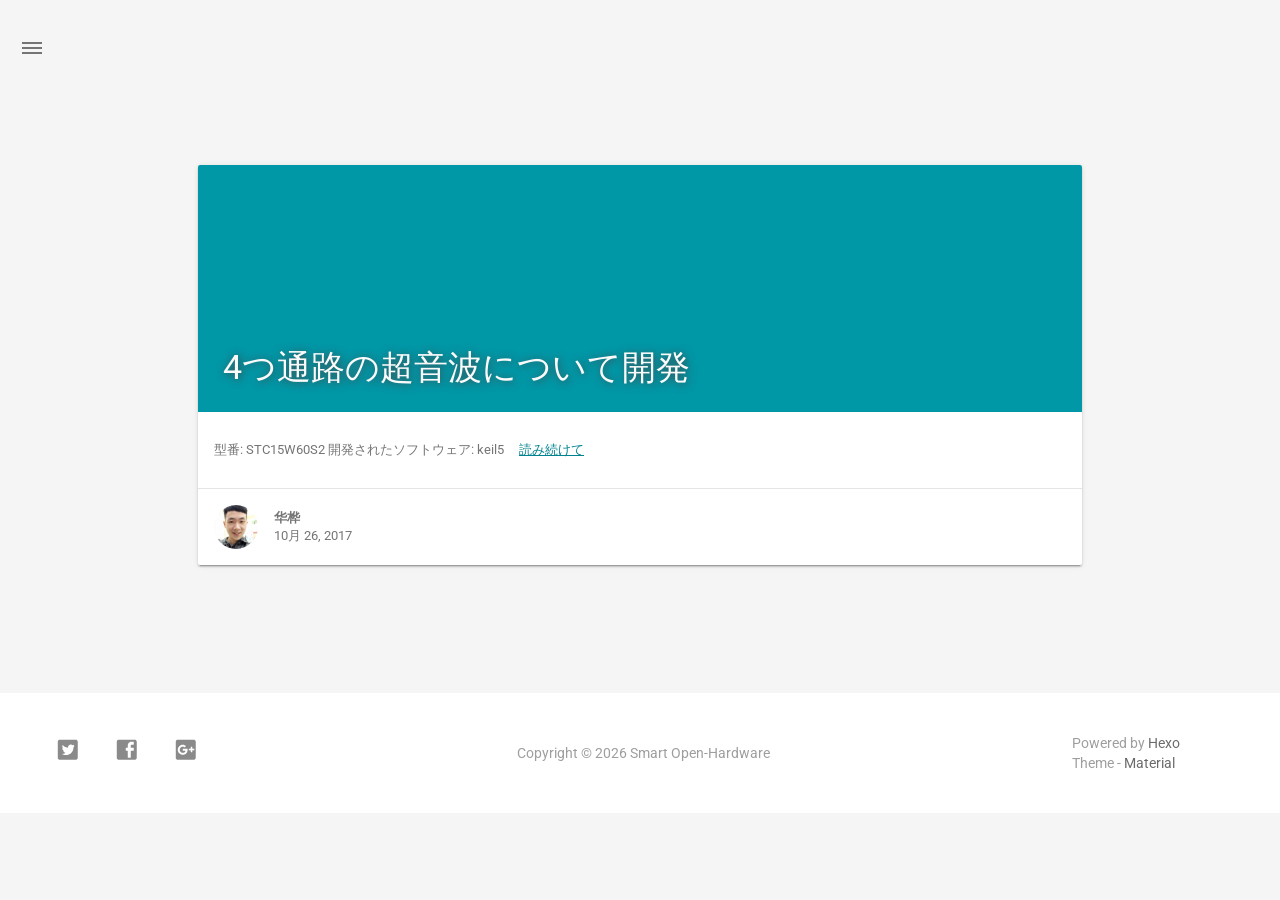
<file: tags/超音波/index.html>
<!DOCTYPE html>
<html style="display: none;" lang="ja">
    <head>
    <meta charset="utf-8">
    <!--
        © Material Theme
        https://github.com/viosey/hexo-theme-material
        Version: 1.4.0 -->
    <script>window.materialVersion = "1.4.0"</script>

    <!-- Title -->
    
    <title>
        
            ラベル: 超音波 | 
        
        Smart Open-Hardware
    </title>

    <!-- dns prefetch -->
    <meta http-equiv="x-dns-prefetch-control" content="on">
    
    
    
    
    
    
    
    
    
    

    <!-- Meta & Info -->
    <meta http-equiv="X-UA-Compatible">
    <meta name="viewport" content="width=device-width, initial-scale=1, user-scalable=no">
    <meta name="theme-color" content="#0097A7">
    <meta name="author" content="华桦">
    <meta name="description" itemprop="description" content="">
    <meta name="keywords" content="null">

    <!-- Site Verification -->
    
    <meta name="baidu-site-verification" content="VtrpfSa1Up" />

    <!-- Favicons -->
    <link rel="icon shortcut" type="image/ico" href="/img/favicon.png">
    <link rel="icon" sizes="192x192" href="/img/favicon.png">
    <link rel="apple-touch-icon" href="/img/favicon.png">

    <!--iOS -->
    <meta name="apple-mobile-web-app-title" content="Title">
    <meta name="apple-mobile-web-app-capable" content="yes">
    <meta name="apple-mobile-web-app-status-bar-style" content="black">
    <meta name="HandheldFriendly" content="True">
    <meta name="MobileOptimized" content="480">

    <!-- Add to homescreen for Chrome on Android -->
    <meta name="mobile-web-app-capable" content="yes">

    <!-- Add to homescreen for Safari on iOS -->
    <meta name="apple-mobile-web-app-capable" content="yes">
    <meta name="apple-mobile-web-app-status-bar-style" content="black">
    <meta name="apple-mobile-web-app-title" content="Smart Open-Hardware">

    <!-- The Open Graph protocol -->
    <meta property="og:url" content="http://hsqure.github.io">
    <meta property="og:type" content="blog">
    <meta property="og:title" content="ラベル: 超音波 | Smart Open-Hardware">
    <meta property="og:image" content="/img/favicon.png" />
    <meta property="og:description" content="">
    

    

    <!-- The Twitter Card protocol -->
    <meta name="twitter:title" content="ラベル: 超音波 | Smart Open-Hardware">
    <meta name="twitter:description" content="">
    <meta name="twitter:image" content="/img/favicon.png">
    <meta name="twitter:card" content="summary_large_image" />
    <meta name="twitter:url" content="http://hsqure.github.io" />

    <!-- Add canonical link for SEO -->
    
        <link rel="canonical" href="http://hsqure.github.io/tags/超音波/index.html" />
    

    <!-- Structured-data for SEO -->
    
        



    

    <!--[if lte IE 9]>
        <link rel="stylesheet" href="/css/ie-blocker.css">

        
            <script src="/js/ie-blocker.en.js"></script>
        
    <![endif]-->

    <!-- Import lsloader -->
    <script>(function(){window.lsloader={jsRunSequence:[],jsnamemap:{},cssnamemap:{}};lsloader.removeLS=function(key){try{localStorage.removeItem(key)}catch(e){}};lsloader.setLS=function(key,val){try{localStorage.setItem(key,val)}catch(e){}};lsloader.getLS=function(key){var val="";try{val=localStorage.getItem(key)}catch(e){val=""}return val};versionString="/*"+materialVersion+"*/";lsloader.clean=function(){try{var keys=[];for(var i=0;i<localStorage.length;i++){keys.push(localStorage.key(i))}keys.forEach(function(key){var data=lsloader.getLS(key);if(data&&data.indexOf(versionString)===-1){lsloader.removeLS(key)}})}catch(e){}};lsloader.clean();lsloader.load=function(jsname,jspath,cssonload){cssonload=cssonload||function(){};var code;code=this.getLS(jsname);if(code&&code.indexOf(versionString)===-1){this.removeLS(jsname);this.requestResource(jsname,jspath,cssonload);return}if(code){var versionNumber=code.split(versionString)[0];if(versionNumber!=jspath){console.log("reload:"+jspath);this.removeLS(jsname);this.requestResource(jsname,jspath,cssonload);return}code=code.split(versionString)[1];if(/\.js?.+$/.test(versionNumber)){this.jsRunSequence.push({name:jsname,code:code});this.runjs(jspath,jsname,code)}else{document.getElementById(jsname).appendChild(document.createTextNode(code));cssonload()}}else{this.requestResource(jsname,jspath,cssonload)}};lsloader.requestResource=function(name,path,cssonload){var that=this;if(/\.js?.+$/.test(path)){this.iojs(path,name,function(path,name,code){that.setLS(name,path+versionString+code);that.runjs(path,name,code)})}else if(/\.css?.+$/.test(path)){this.iocss(path,name,function(code){document.getElementById(name).appendChild(document.createTextNode(code));that.setLS(name,path+versionString+code)},cssonload)}};lsloader.iojs=function(path,jsname,callback){var that=this;that.jsRunSequence.push({name:jsname,code:""});try{var xhr=new XMLHttpRequest;xhr.open("get",path,true);xhr.onreadystatechange=function(){if(xhr.readyState==4){if(xhr.status>=200&&xhr.status<300||xhr.status==304){if(xhr.response!=""){callback(path,jsname,xhr.response);return}}that.jsfallback(path,jsname)}};xhr.send(null)}catch(e){that.jsfallback(path,jsname)}};lsloader.iocss=function(path,jsname,callback,cssonload){var that=this;try{var xhr=new XMLHttpRequest;xhr.open("get",path,true);xhr.onreadystatechange=function(){if(xhr.readyState==4){if(xhr.status>=200&&xhr.status<300||xhr.status==304){if(xhr.response!=""){callback(xhr.response);cssonload();return}}that.cssfallback(path,jsname,cssonload)}};xhr.send(null)}catch(e){that.cssfallback(path,jsname,cssonload)}};lsloader.iofonts=function(path,jsname,callback,cssonload){var that=this;try{var xhr=new XMLHttpRequest;xhr.open("get",path,true);xhr.onreadystatechange=function(){if(xhr.readyState==4){if(xhr.status>=200&&xhr.status<300||xhr.status==304){if(xhr.response!=""){callback(xhr.response);cssonload();return}}that.cssfallback(path,jsname,cssonload)}};xhr.send(null)}catch(e){that.cssfallback(path,jsname,cssonload)}};lsloader.runjs=function(path,name,code){if(!!name&&!!code){for(var k in this.jsRunSequence){if(this.jsRunSequence[k].name==name){this.jsRunSequence[k].code=code}}}if(!!this.jsRunSequence[0]&&!!this.jsRunSequence[0].code&&this.jsRunSequence[0].status!="failed"){var script=document.createElement("script");script.appendChild(document.createTextNode(this.jsRunSequence[0].code));script.type="text/javascript";document.getElementsByTagName("head")[0].appendChild(script);this.jsRunSequence.shift();if(this.jsRunSequence.length>0){this.runjs()}}else if(!!this.jsRunSequence[0]&&this.jsRunSequence[0].status=="failed"){var that=this;var script=document.createElement("script");script.src=this.jsRunSequence[0].path;script.type="text/javascript";this.jsRunSequence[0].status="loading";script.onload=function(){that.jsRunSequence.shift();if(that.jsRunSequence.length>0){that.runjs()}};document.body.appendChild(script)}};lsloader.tagLoad=function(path,name){this.jsRunSequence.push({name:name,code:"",path:path,status:"failed"});this.runjs()};lsloader.jsfallback=function(path,name){if(!!this.jsnamemap[name]){return}else{this.jsnamemap[name]=name}for(var k in this.jsRunSequence){if(this.jsRunSequence[k].name==name){this.jsRunSequence[k].code="";this.jsRunSequence[k].status="failed";this.jsRunSequence[k].path=path}}this.runjs()};lsloader.cssfallback=function(path,name,cssonload){if(!!this.cssnamemap[name]){return}else{this.cssnamemap[name]=1}var link=document.createElement("link");link.type="text/css";link.href=path;link.rel="stylesheet";link.onload=link.onerror=cssonload;var root=document.getElementsByTagName("script")[0];root.parentNode.insertBefore(link,root)};lsloader.runInlineScript=function(scriptId,codeId){var code=document.getElementById(codeId).innerText;this.jsRunSequence.push({name:scriptId,code:code});this.runjs()};lsloader.loadCombo=function(jslist){var updateList="";var requestingModules={};for(var k in jslist){var LS=this.getLS(jslist[k].name);if(!!LS){var version=LS.split(versionString)[0];var code=LS.split(versionString)[1]}else{var version=""}if(version==jslist[k].path){this.jsRunSequence.push({name:jslist[k].name,code:code,path:jslist[k].path})}else{this.jsRunSequence.push({name:jslist[k].name,code:null,path:jslist[k].path,status:"comboloading"});requestingModules[jslist[k].name]=true;updateList+=(updateList==""?"":";")+jslist[k].path}}var that=this;if(!!updateList){var xhr=new XMLHttpRequest;xhr.open("get",combo+updateList,true);xhr.onreadystatechange=function(){if(xhr.readyState==4){if(xhr.status>=200&&xhr.status<300||xhr.status==304){if(xhr.response!=""){that.runCombo(xhr.response,requestingModules);return}}else{for(var i in that.jsRunSequence){if(requestingModules[that.jsRunSequence[i].name]){that.jsRunSequence[i].status="failed"}}that.runjs()}}};xhr.send(null)}this.runjs()};lsloader.runCombo=function(comboCode,requestingModules){comboCode=comboCode.split("/*combojs*/");comboCode.shift();for(var k in this.jsRunSequence){if(!!requestingModules[this.jsRunSequence[k].name]&&!!comboCode[0]){this.jsRunSequence[k].status="comboJS";this.jsRunSequence[k].code=comboCode[0];this.setLS(this.jsRunSequence[k].name,this.jsRunSequence[k].path+versionString+comboCode[0]);comboCode.shift()}}this.runjs()}})();</script>

    <!-- Import CSS & jQuery -->
    
        <style id="css/material.min.css"></style><script>if(typeof window.lsLoadCSSMaxNums === "undefined")window.lsLoadCSSMaxNums = 0;window.lsLoadCSSMaxNums++;lsloader.load("css/material.min.css","/css/material.min.css?fJTiM/K1J3dWIruo3pxtAw==",function(){if(typeof window.lsLoadCSSNums === "undefined")window.lsLoadCSSNums = 0;window.lsLoadCSSNums++;if(window.lsLoadCSSNums == window.lsLoadCSSMaxNums)document.documentElement.style.display="";})</script>
        <style id="css/style.min.css"></style><script>if(typeof window.lsLoadCSSMaxNums === "undefined")window.lsLoadCSSMaxNums = 0;window.lsLoadCSSMaxNums++;lsloader.load("css/style.min.css","/css/style.min.css?oCSEO3ST+aEypEwttTDI9g==",function(){if(typeof window.lsLoadCSSNums === "undefined")window.lsLoadCSSNums = 0;window.lsLoadCSSNums++;if(window.lsLoadCSSNums == window.lsLoadCSSMaxNums)document.documentElement.style.display="";})</script>
        
        
            <style>
    
    .footer-sns-facebook {
        background-image: url([data-uri]);
    }
    
    
    .footer-sns-twitter {
        background-image: url([data-uri]);
    }
    
    
    .footer-sns-gplus {
        background-image: url([data-uri]);
    }
    
    
    
    
    
    
    
    
    
</style>

        
        <!-- Config CSS -->

<!-- Other Styles -->
<style>
  body, html {
    font-family: Roboto, "Helvetica Neue", Helvetica, "PingFang SC", "Hiragino Sans GB", "Microsoft YaHei", "微软雅黑", Arial, sans-serif;
  }

  a {
    color: #00838F;
  }

  .mdl-card__media,
  #search-label,
  #search-form-label:after,
  #scheme-Paradox .hot_tags-count,
  #scheme-Paradox .sidebar_archives-count,
  #scheme-Paradox .sidebar-colored .sidebar-header,
  #scheme-Paradox .sidebar-colored .sidebar-badge{
    background-color: #0097A7 !important;
  }

  /* Sidebar User Drop Down Menu Text Color */
  #scheme-Paradox .sidebar-colored .sidebar-nav>.dropdown>.dropdown-menu>li>a:hover,
  #scheme-Paradox .sidebar-colored .sidebar-nav>.dropdown>.dropdown-menu>li>a:focus {
    color: #0097A7 !important;
  }

  #post_entry-right-info,
  .sidebar-colored .sidebar-nav li:hover > a,
  .sidebar-colored .sidebar-nav li:hover > a i,
  .sidebar-colored .sidebar-nav li > a:hover,
  .sidebar-colored .sidebar-nav li > a:hover i,
  .sidebar-colored .sidebar-nav li > a:focus i,
  .sidebar-colored .sidebar-nav > .open > a,
  .sidebar-colored .sidebar-nav > .open > a:hover,
  .sidebar-colored .sidebar-nav > .open > a:focus,
  #ds-reset #ds-ctx .ds-ctx-entry .ds-ctx-head a {
    color: #0097A7 !important;
  }

  .toTop {
    background: #757575 !important;
  }

  .material-layout .material-post>.material-nav,
  .material-layout .material-index>.material-nav,
  .material-nav a {
    color: #757575;
  }

  #scheme-Paradox .MD-burger-layer {
    background-color: #757575;
  }

  #scheme-Paradox #post-toc-trigger-btn {
    color: #757575;
  }

  .post-toc a:hover {
    color: #00838F;
    text-decoration: underline;
  }

</style>


<!-- Theme Background Related-->

    <style>
      body{
        background-color: #F5F5F5;
      }

      /* blog_info bottom background */
      #scheme-Paradox .material-layout .something-else .mdl-card__supporting-text{
        background-color: #fff;
      }
    </style>




<!-- Fade Effect -->

    <style>
      .fade {
        transition: all 800ms linear;
        -webkit-transform: translate3d(0,0,0);
        -moz-transform: translate3d(0,0,0);
        -ms-transform: translate3d(0,0,0);
        -o-transform: translate3d(0,0,0);
        transform: translate3d(0,0,0);
        opacity: 1;
      }

      .fade.out{
        opacity: 0;
      }
    </style>


<!-- Import Font -->

    <link href="https://fonts.googleapis.com/css?family=Roboto:300,400,500" rel="stylesheet">
    <link href="https://fonts.googleapis.com/icon?family=Material+Icons"rel="stylesheet">


        <script>lsloader.load("js/jquery.min.js","/js/jquery.min.js?qcusAULNeBksqffqUM2+Ig==")</script>
    
    
    <script>function Queue(){this.dataStore=[];this.offer=b;this.poll=d;this.execNext=a;this.debug=false;this.startDebug=c;function b(e){if(this.debug){console.log("Offered a Queued Function.")}if(typeof e==="function"){this.dataStore.push(e)}else{console.log("You must offer a function.")}}function d(){if(this.debug){console.log("Polled a Queued Function.")}return this.dataStore.shift()}function a(){var e=this.poll();if(e!==undefined){if(this.debug){console.log("Run a Queued Function.")}e()}}function c(){this.debug=true}}var queue=new Queue();</script>

    <!-- Analytics -->
    

    <!-- Custom Head -->
    
</head>


    
        <body id="scheme-Paradox" class="lazy">
            <div class="material-layout  mdl-js-layout has-drawer is-upgraded">
                

                <!-- Main Container -->
                <main class="material-layout__content" id="main">

                    <!-- Top Anchor -->
                    <div id="top"></div>

                    
                        <!-- Hamburger Button -->
                        <button class="MD-burger-icon sidebar-toggle">
                            <span class="MD-burger-layer"></span>
                        </button>
                    

                    <!-- Index Module -->
<div class="material-index mdl-grid">
    
    <div class="locate-thumbnail-symbol"></div>

    <!-- Pin on top -->
    

    <!-- Normal Post -->
    
        
            
                <!-- Paradox Thumbnail -->
                <div class="post_entry-module mdl-card mdl-shadow--2dp mdl-cell mdl-cell--12-col fade out">
    <!-- Post Thumbnail -->
    
        <!-- Custom Thumbnail -->
        <div class="post_thumbnail-custom mdl-card__media mdl-color-text--grey-50 lazy" data-original="http://img.blog.csdn.net/20171026133218488?watermark/2/text/aHR0cDovL2Jsb2cuY3Nkbi5uZXQvSGdPQ04y/font/5a6L5L2T/fontsize/400/fill/I0JBQkFCMA==/dissolve/70/gravity/SouthEast">
    

        <!-- Post Title -->
        <p class="article-headline-p"><a href="/2017/10/26/4つ通路の超音波について開発/">4つ通路の超音波について開発</a></p>
    </div>

    <!-- Post Excerpt -->
    <div class="mdl-color-text--grey-600 mdl-card__supporting-text post_entry-content">
        
            

型番:  STC15W60S2
開発されたソフトウェア: keil5
        
        &nbsp;&nbsp;&nbsp;
        <span>
            <a href="/2017/10/26/4つ通路の超音波について開発/" target="_self">読み続けて</a>
        </span>
    </div>
    <!-- Post_entry Info-->
    <div id="post_entry-info">
        <div id="post_entry-left-info" class="mdl-card__supporting-text meta mdl-color-text--grey-600 ">
            <!-- Author Avatar -->
            <div id="author-avatar">
                <img src="/img/avatar.png" width="44px" height="44px" alt="华桦's avatar">
            </div>
            <div>
                <strong>华桦</strong>
                <span>10月 26, 2017</span>
            </div>
        </div>
        <div id="post_entry-right-info">
            <!-- Category -->
            <span class="post_entry-category">
                
            </span>

            

            

            <!-- Post Views -->
            <span class="post_entry-views">
            </span>
        </div>
    </div>
</div>

            
            
        
    

    

    
        <script type="text/ls-javascript" id="thumbnail-script">
    var randomNum;

    var locatePost = $('.locate-thumbnail-symbol').next();
    for(var i = 0; i < 10; i++) {
        randomNum = Math.floor(Math.random() * 19 + 1);

        locatePost.children('.post_thumbnail-random').attr('id', 'random_thumbnail-'+randomNum);
        locatePost.children('.post_thumbnail-random').attr('data-original', '/img/random/material-' + randomNum + '.png');
    $('.post_thumbnail-random').addClass('lazy');

        locatePost = locatePost.next();
    }
</script>

    
</div>


                    
                        <!-- Overlay For Active Sidebar -->
<div class="sidebar-overlay"></div>

<!-- Material sidebar -->
<aside id="sidebar" class="sidebar sidebar-colored sidebar-fixed-left" role="navigation">
    <div id="sidebar-main">
        <!-- Sidebar Header -->
        <div class="sidebar-header header-cover" style="background-image: url(http://img.blog.csdn.net/20171026162216853?watermark/2/text/aHR0cDovL2Jsb2cuY3Nkbi5uZXQvSGdPQ04y/font/5a6L5L2T/fontsize/400/fill/I0JBQkFCMA==/dissolve/70/gravity/SouthEast);">
    <!-- Top bar -->
    <div class="top-bar"></div>

    <!-- Sidebar toggle button -->
    <button type="button" class="sidebar-toggle mdl-button mdl-js-button mdl-js-ripple-effect mdl-button--icon" style="display: initial;" data-upgraded=",MaterialButton,MaterialRipple">
        <i class="material-icons">clear_all</i>
        <span class="mdl-button__ripple-container">
            <span class="mdl-ripple">
            </span>
        </span>
    </button>

    <!-- Sidebar Avatar -->
    <div class="sidebar-image">
        <img src="/img/avatar.png" alt="华桦's avatar">
    </div>

    <!-- Sidebar Email -->
    <a data-toggle="dropdown" class="sidebar-brand" href="#settings-dropdown">
        hmtdrdx@live.com
        <b class="caret"></b>
    </a>
</div>


        <!-- Sidebar Navigation  -->
        <ul class="nav sidebar-nav">
    <!-- User dropdown  -->
    <li class="dropdown">
        <ul id="settings-dropdown" class="dropdown-menu">
            
                <li>
                    <a href="#" target="_blank" title="Email Me">
                        
                            <i class="material-icons sidebar-material-icons sidebar-indent-left1pc-element">email</i>
                        
                        Email Me
                    </a>
                </li>
            
        </ul>
    </li>

    <!-- Homepage -->
    
        <li id="sidebar-first-li">
            <a href="/">
                
                    <i class="material-icons sidebar-material-icons">home</i>
                
                ホーム
            </a>
        </li>
        
    

    <!-- Archives  -->
    
        <li class="dropdown">
            <a href="#" class="ripple-effect dropdown-toggle" data-toggle="dropdown">
                
                    <i class="material-icons sidebar-material-icons">inbox</i>
                
                    過去の投稿
                <b class="caret"></b>
            </a>
            <ul class="dropdown-menu">
            <li>
                <a class="sidebar_archives-link" href="/archives/2017/10/">10月 2017<span class="sidebar_archives-count">2</span></a>
            </ul>
        </li>
        
    

    <!-- Categories  -->
    

    <!-- Pages  -->
    

    <!-- Article Number  -->
    
</ul>


        <!-- Sidebar Footer -->
        <!--
I'm glad you use this theme, the development is no so easy, I hope you can keep the copyright, I will thank you so much.
If you still want to delete the copyrights, could you still retain the first one? Which namely "Theme Material"
It will not impact the appearance and can give developers a lot of support :)

很高兴您使用并喜欢该主题，开发不易 十分谢谢与希望您可以保留一下版权声明。
如果您仍然想删除的话 能否只保留第一项呢？即 "Theme Material"
它不会影响美观并可以给开发者很大的支持和动力。 :)
-->

<!-- Sidebar Divider -->

    <div class="sidebar-divider"></div>


<!-- Theme Material -->

    <a href="https://github.com/viosey/hexo-theme-material"  class="sidebar-footer-text-a" target="_blank">
        <div class="sidebar-text mdl-button mdl-js-button mdl-js-ripple-effect sidebar-footer-text-div" data-upgraded=",MaterialButton,MaterialRipple">
            テーマ - Material
            <span class="sidebar-badge badge-circle">i</span>
        </div>
    </a>


<!-- Help & Support -->
<!--

-->

<!-- Feedback -->
<!--

-->

<!-- About Theme -->
<!--

-->

    </div>

    <!-- Sidebar Image -->
    

</aside>

                    

                    

                    <!--Footer-->
<footer class="mdl-mini-footer" id="bottom">
    
        <!-- Paradox Footer Left Section -->
        <div class="mdl-mini-footer--left-section sns-list">
    <!-- Twitter -->
    
        <a href="https://twitter.com/twitter" target="_blank">
            <button class="mdl-mini-footer--social-btn social-btn footer-sns-twitter">
                <span class="visuallyhidden">Twitter</span>
            </button><!--
     --></a>
    

    <!-- Facebook -->
    
        <a href="https://www.facebook.com/facebook" target="_blank">
            <button class="mdl-mini-footer--social-btn social-btn footer-sns-facebook">
                <span class="visuallyhidden">Facebook</span>
            </button><!--
     --></a>
    

    <!-- Google + -->
    
        <a href="https://www.google.com/" target="_blank">
            <button class="mdl-mini-footer--social-btn social-btn footer-sns-gplus">
                <span class="visuallyhidden">Google Plus</span>
            </button><!--
     --></a>
    

    <!-- Weibo -->
    

    <!-- Instagram -->
    

    <!-- Tumblr -->
    

    <!-- Github -->
    

    <!-- LinkedIn -->
    

    <!-- Zhihu -->
    

    <!-- Bilibili -->
    

    <!-- Telegram -->
    
</div>


        <!--Copyright-->
        <div id="copyright">
            Copyright&nbsp;©<script type="text/javascript">var fd = new Date();document.write("&nbsp;" + fd.getFullYear() + "&nbsp;");</script>Smart Open-Hardware
        </div>

        <!-- Paradox Footer Right Section -->

        <!--
        I am glad you use this theme, the development is no so easy, I hope you can keep the copyright.
        It will not impact the appearance and can give developers a lot of support :)

        很高兴您使用该主题，开发不易，希望您可以保留一下版权声明。
        它不会影响美观并可以给开发者很大的支持。 :)
        -->

        <div class="mdl-mini-footer--right-section">
            <div>
                <div class="footer-develop-div">Powered by <a href="https://hexo.io" target="_blank" class="footer-develop-a">Hexo</a></div>
                <div class="footer-develop-div">Theme - <a href="https://github.com/viosey/hexo-theme-material" target="_blank" class="footer-develop-a">Material</a></div>
            </div>
        </div>
    
</footer>


                    <!-- Import File -->


    <script>lsloader.load("js/lazyload.min.js","/js/lazyload.min.js?1BcfzuNXqV+ntF6gq+5X3Q==")</script>
    <script>lsloader.load("js/js.min.js","/js/js.min.js?oAl/+lvaqTFV31JXTmbrNA==")</script>



    <script>lsloader.load("js/nprogress.js","/js/nprogress.js?pl3Qhb9lvqR1FlyLUna1Yw==")</script>


<script type="text/ls-javascript" id="NProgress-script">
    NProgress.configure({
        showSpinner: true
    });
    NProgress.start();
    $('#nprogress .bar').css({
        'background': '#29d'
    });
    $('#nprogress .peg').css({
        'box-shadow': '0 0 10px #29d, 0 0 15px #29d'
    });
    $('#nprogress .spinner-icon').css({
        'border-top-color': '#29d',
        'border-left-color': '#29d'
    });
    setTimeout(function() {
        NProgress.done();
        $('.fade').removeClass('out');
    }, 800);
</script>













<!-- UC Browser Compatible -->
<script>
	var agent = navigator.userAgent.toLowerCase();
	if(agent.indexOf('ucbrowser')>0) {
		document.write('<link rel="stylesheet" href="/css/uc.css">');
	   alert('由于 UC 浏览器使用极旧的内核，而本网站使用了一些新的特性。\n为了您能更好的浏览，推荐使用 Chrome 或 Firefox 浏览器。');
	}
</script>

<!-- Window Load-->
<script type="text/ls-javascript" id="window-load">
    $(window).on('load', function() {
        // Post_Toc parent position fixed
        $('.post-toc-wrap').parent('.mdl-menu__container').css('position', 'fixed');
    });
</script>

<!-- MathJax Load-->

<script type="text/ls-javascript" id="lazy-load">
    // Offer LazyLoad
    queue.offer(function(){
        $('.lazy').lazyload({
            effect : 'show'
        });
    });

    // Start Queue
    $(document).ready(function(){
        setInterval(function(){
            queue.execNext();
        },200);
    });
</script>

<!-- Bing Background -->


<script>
    (function(){
        var scriptList = document.querySelectorAll('script[type="text/ls-javascript"]')

        for (var i = 0; i < scriptList.length; ++i) {
            var item = scriptList[i];
            lsloader.runInlineScript(item.id,item.id);
        }
    })()
console.log('\n %c © Material Theme | Version: 1.4.0 | https://github.com/viosey/hexo-theme-material %c \n', 'color:#455a64;background:#e0e0e0;padding:5px 0;border-top-left-radius:5px;border-bottom-left-radius:5px;', 'color:#455a64;background:#e0e0e0;padding:5px 0;border-top-right-radius:5px;border-bottom-right-radius:5px;');
</script>

                </main>
            </div>
        </body>
    
</html>
</file>
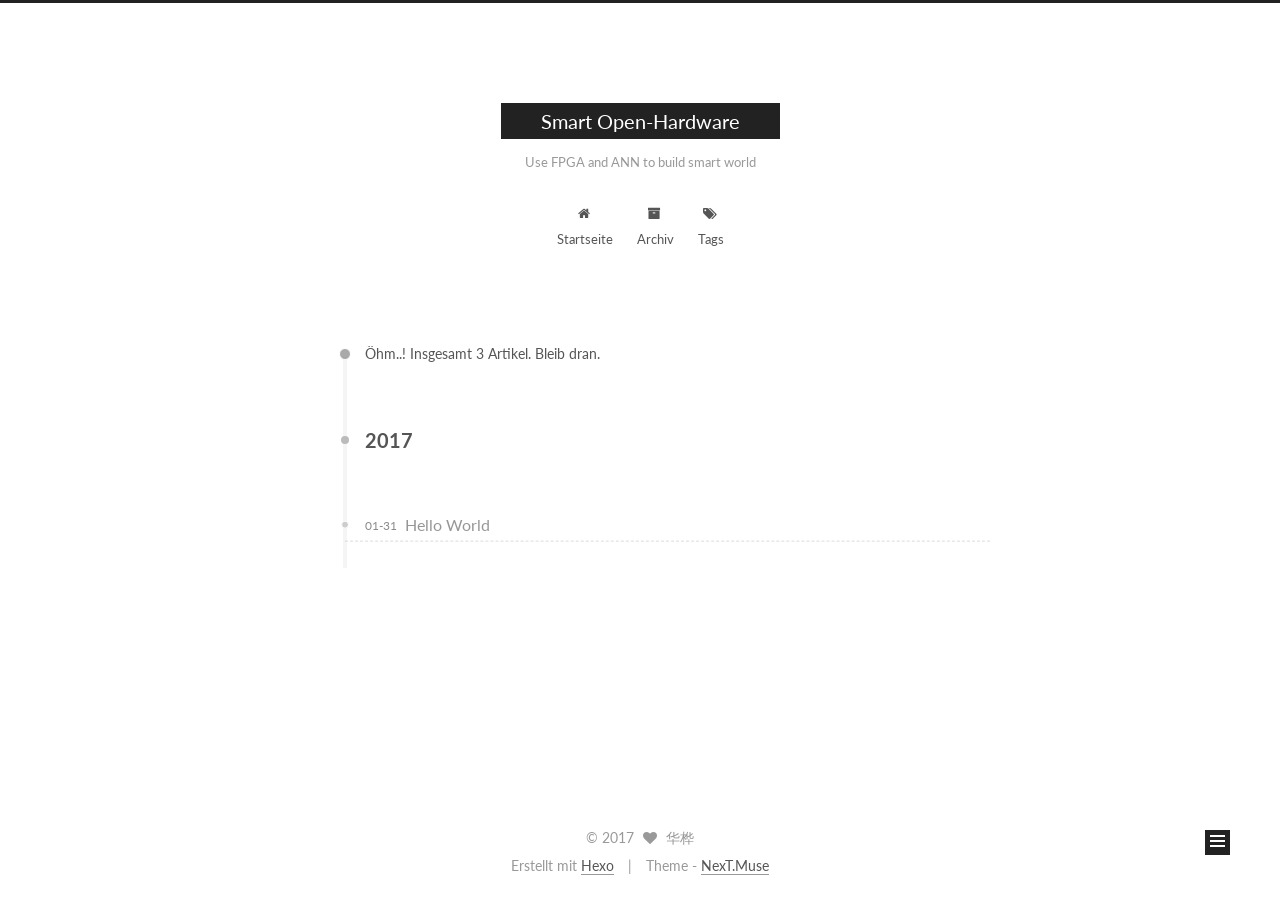
<file: archives/2017/01/index.html>
<!doctype html>



  


<html class="theme-next muse use-motion" lang="zh-CN">
<head>
  <meta charset="UTF-8"/>
<meta http-equiv="X-UA-Compatible" content="IE=edge" />
<meta name="viewport" content="width=device-width, initial-scale=1, maximum-scale=1"/>



<meta http-equiv="Cache-Control" content="no-transform" />
<meta http-equiv="Cache-Control" content="no-siteapp" />












  
  
  <link href="/lib/fancybox/source/jquery.fancybox.css?v=2.1.5" rel="stylesheet" type="text/css" />




  
  
  
  

  
    
    
  

  

  

  

  

  
    
    
    <link href="//fonts.googleapis.com/css?family=Lato:300,300italic,400,400italic,700,700italic&subset=latin,latin-ext" rel="stylesheet" type="text/css">
  






<link href="/lib/font-awesome/css/font-awesome.min.css?v=4.6.2" rel="stylesheet" type="text/css" />

<link href="/css/main.css?v=5.1.0" rel="stylesheet" type="text/css" />


  <meta name="keywords" content="Hexo, NexT" />








  <link rel="shortcut icon" type="image/x-icon" href="/favicon.ico?v=5.1.0" />






<meta property="og:type" content="website">
<meta property="og:title" content="Smart Open-Hardware">
<meta property="og:url" content="http://hsqure.github.io/archives/2017/01/index.html">
<meta property="og:site_name" content="Smart Open-Hardware">
<meta name="twitter:card" content="summary">
<meta name="twitter:title" content="Smart Open-Hardware">



<script type="text/javascript" id="hexo.configurations">
  var NexT = window.NexT || {};
  var CONFIG = {
    root: '/',
    scheme: 'Muse',
    sidebar: {"position":"left","display":"post"},
    fancybox: true,
    motion: true,
    duoshuo: {
      userId: '0',
      author: 'Author'
    },
    algolia: {
      applicationID: '',
      apiKey: '',
      indexName: '',
      hits: {"per_page":10},
      labels: {"input_placeholder":"Search for Posts","hits_empty":"We didn't find any results for the search: ${query}","hits_stats":"${hits} results found in ${time} ms"}
    }
  };
</script>



  <link rel="canonical" href="http://hsqure.github.io/archives/2017/01/"/>





  <title> Archiv | Smart Open-Hardware </title>
</head>

<body itemscope itemtype="http://schema.org/WebPage" lang="zh-CN">

  










  
  
    
  

  <div class="container one-collumn sidebar-position-left  page-archive  ">
    <div class="headband"></div>

    <header id="header" class="header" itemscope itemtype="http://schema.org/WPHeader">
      <div class="header-inner"><div class="site-meta ">
  

  <div class="custom-logo-site-title">
    <a href="/"  class="brand" rel="start">
      <span class="logo-line-before"><i></i></span>
      <span class="site-title">Smart Open-Hardware</span>
      <span class="logo-line-after"><i></i></span>
    </a>
  </div>
    
      <p class="site-subtitle">Use FPGA and ANN to build smart world</p>
    
</div>

<div class="site-nav-toggle">
  <button>
    <span class="btn-bar"></span>
    <span class="btn-bar"></span>
    <span class="btn-bar"></span>
  </button>
</div>

<nav class="site-nav">
  

  
    <ul id="menu" class="menu">
      
        
        <li class="menu-item menu-item-home">
          <a href="/" rel="section">
            
              <i class="menu-item-icon fa fa-fw fa-home"></i> <br />
            
            Startseite
          </a>
        </li>
      
        
        <li class="menu-item menu-item-archives">
          <a href="/archives" rel="section">
            
              <i class="menu-item-icon fa fa-fw fa-archive"></i> <br />
            
            Archiv
          </a>
        </li>
      
        
        <li class="menu-item menu-item-tags">
          <a href="/tags" rel="section">
            
              <i class="menu-item-icon fa fa-fw fa-tags"></i> <br />
            
            Tags
          </a>
        </li>
      

      
    </ul>
  

  
</nav>



 </div>
    </header>

    <main id="main" class="main">
      <div class="main-inner">
        <div class="content-wrap">
          <div id="content" class="content">
            

  <section id="posts" class="posts-collapse">
    <span class="archive-move-on"></span>

    <span class="archive-page-counter">
      
      
      
        
      
      Öhm..! Insgesamt 3 Artikel. Bleib dran.
    </span>

    

      
      
      

      
        
        <div class="collection-title">
          <h2 class="archive-year motion-element" id="archive-year-2017">2017</h2>
        </div>
      
      

      

  <article class="post post-type-normal" itemscope itemtype="http://schema.org/Article">
    <header class="post-header">

      <h1 class="post-title">
        
            <a class="post-title-link" href="/2017/01/31/hello-world/" itemprop="url">
              
                <span itemprop="name">Hello World</span>
              
            </a>
        
      </h1>

      <div class="post-meta">
        <time class="post-time" itemprop="dateCreated"
              datetime="2017-01-31T22:53:24+08:00"
              content="2017-01-31" >
          01-31
        </time>
      </div>

    </header>
  </article>



    

  </section>

  


          
          </div>
          


          

        </div>
        
          
  
  <div class="sidebar-toggle">
    <div class="sidebar-toggle-line-wrap">
      <span class="sidebar-toggle-line sidebar-toggle-line-first"></span>
      <span class="sidebar-toggle-line sidebar-toggle-line-middle"></span>
      <span class="sidebar-toggle-line sidebar-toggle-line-last"></span>
    </div>
  </div>

  <aside id="sidebar" class="sidebar">
    <div class="sidebar-inner">

      

      

      <section class="site-overview sidebar-panel sidebar-panel-active">
        <div class="site-author motion-element" itemprop="author" itemscope itemtype="http://schema.org/Person">
          <img class="site-author-image" itemprop="image"
               src="/images/avatar.gif"
               alt="华桦" />
          <p class="site-author-name" itemprop="name">华桦</p>
          <p class="site-description motion-element" itemprop="description"></p>
        </div>
        <nav class="site-state motion-element">
        
          
            <div class="site-state-item site-state-posts">
              <a href="/archives">
                <span class="site-state-item-count">3</span>
                <span class="site-state-item-name">Artikel</span>
              </a>
            </div>
          

          

          

        </nav>

        

        <div class="links-of-author motion-element">
          
        </div>

        
        

        
        

        


      </section>

      

    </div>
  </aside>


        
      </div>
    </main>

    <footer id="footer" class="footer">
      <div class="footer-inner">
        <div class="copyright" >
  
  &copy; 
  <span itemprop="copyrightYear">2017</span>
  <span class="with-love">
    <i class="fa fa-heart"></i>
  </span>
  <span class="author" itemprop="copyrightHolder">华桦</span>
</div>


<div class="powered-by">
  Erstellt mit  <a class="theme-link" href="https://hexo.io">Hexo</a>
</div>

<div class="theme-info">
  Theme -
  <a class="theme-link" href="https://github.com/iissnan/hexo-theme-next">
    NexT.Muse
  </a>
</div>


        

        
      </div>
    </footer>

    <div class="back-to-top">
      <i class="fa fa-arrow-up"></i>
    </div>
  </div>

  

<script type="text/javascript">
  if (Object.prototype.toString.call(window.Promise) !== '[object Function]') {
    window.Promise = null;
  }
</script>









  




  
  <script type="text/javascript" src="/lib/jquery/index.js?v=2.1.3"></script>

  
  <script type="text/javascript" src="/lib/fastclick/lib/fastclick.min.js?v=1.0.6"></script>

  
  <script type="text/javascript" src="/lib/jquery_lazyload/jquery.lazyload.js?v=1.9.7"></script>

  
  <script type="text/javascript" src="/lib/velocity/velocity.min.js?v=1.2.1"></script>

  
  <script type="text/javascript" src="/lib/velocity/velocity.ui.min.js?v=1.2.1"></script>

  
  <script type="text/javascript" src="/lib/fancybox/source/jquery.fancybox.pack.js?v=2.1.5"></script>


  


  <script type="text/javascript" src="/js/src/utils.js?v=5.1.0"></script>

  <script type="text/javascript" src="/js/src/motion.js?v=5.1.0"></script>



  
  

  
  
    <script type="text/javascript" id="motion.page.archive">
      $('.archive-year').velocity('transition.slideLeftIn');
    </script>
  


  


  <script type="text/javascript" src="/js/src/bootstrap.js?v=5.1.0"></script>



  



  




	





  





  

  




  
  

  

  

  

  


</body>
</html>
</file>
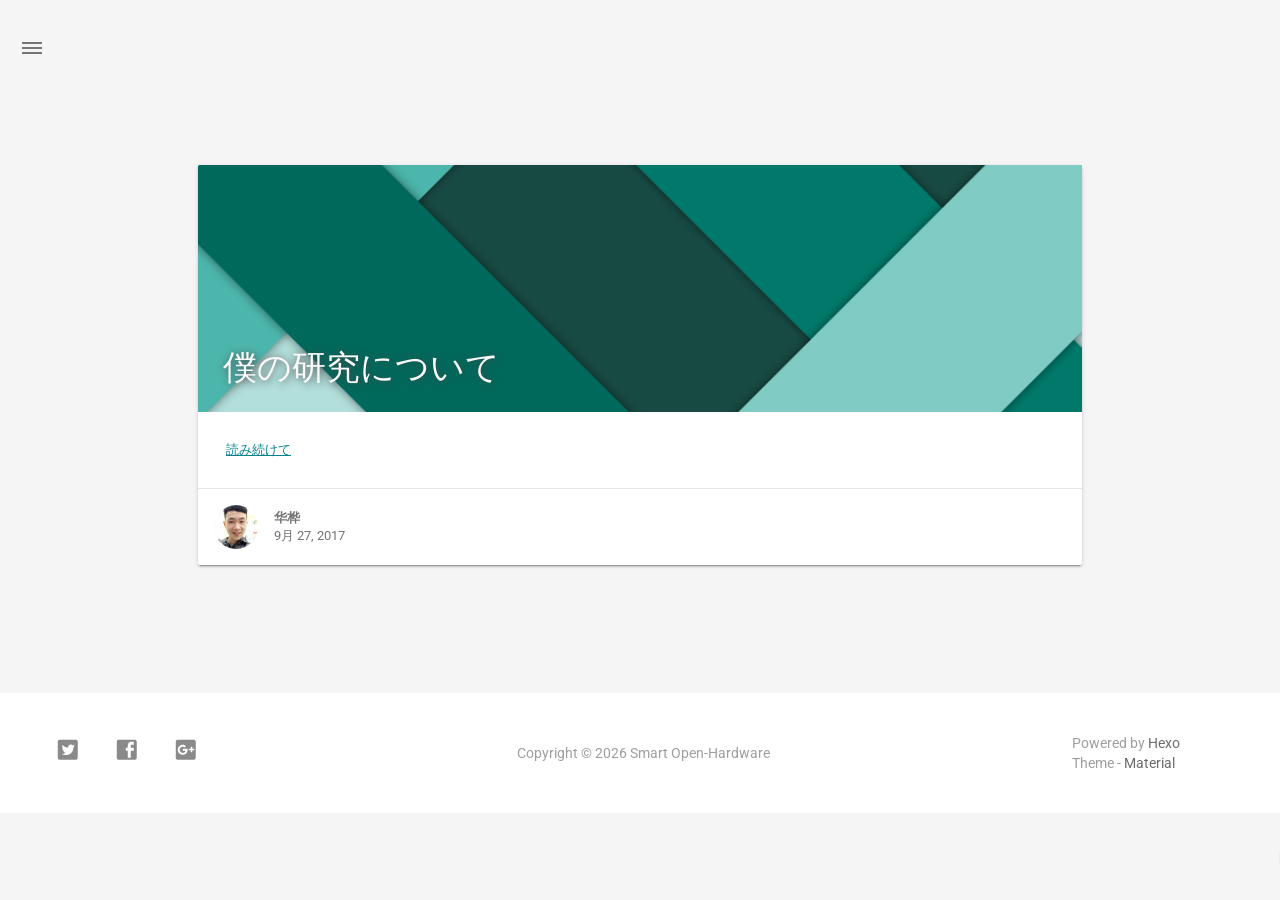
<file: archives/2017/09/index.html>
<!DOCTYPE html>
<html style="display: none;" lang="ja">
    <head>
    <meta charset="utf-8">
    <!--
        © Material Theme
        https://github.com/viosey/hexo-theme-material
        Version: 1.4.0 -->
    <script>window.materialVersion = "1.4.0"</script>

    <!-- Title -->
    
    <title>
        
            過去の投稿: 2017/9 | 
        
        Smart Open-Hardware
    </title>

    <!-- dns prefetch -->
    <meta http-equiv="x-dns-prefetch-control" content="on">
    
    
    
    
    
    
    
    
    
    

    <!-- Meta & Info -->
    <meta http-equiv="X-UA-Compatible">
    <meta name="viewport" content="width=device-width, initial-scale=1, user-scalable=no">
    <meta name="theme-color" content="#0097A7">
    <meta name="author" content="华桦">
    <meta name="description" itemprop="description" content="">
    <meta name="keywords" content="null">

    <!-- Site Verification -->
    
    <meta name="baidu-site-verification" content="VtrpfSa1Up" />

    <!-- Favicons -->
    <link rel="icon shortcut" type="image/ico" href="/img/favicon.png">
    <link rel="icon" sizes="192x192" href="/img/favicon.png">
    <link rel="apple-touch-icon" href="/img/favicon.png">

    <!--iOS -->
    <meta name="apple-mobile-web-app-title" content="Title">
    <meta name="apple-mobile-web-app-capable" content="yes">
    <meta name="apple-mobile-web-app-status-bar-style" content="black">
    <meta name="HandheldFriendly" content="True">
    <meta name="MobileOptimized" content="480">

    <!-- Add to homescreen for Chrome on Android -->
    <meta name="mobile-web-app-capable" content="yes">

    <!-- Add to homescreen for Safari on iOS -->
    <meta name="apple-mobile-web-app-capable" content="yes">
    <meta name="apple-mobile-web-app-status-bar-style" content="black">
    <meta name="apple-mobile-web-app-title" content="Smart Open-Hardware">

    <!-- The Open Graph protocol -->
    <meta property="og:url" content="http://hsqure.github.io">
    <meta property="og:type" content="blog">
    <meta property="og:title" content="過去の投稿: 2017/9 | Smart Open-Hardware">
    <meta property="og:image" content="/img/favicon.png" />
    <meta property="og:description" content="">
    

    

    <!-- The Twitter Card protocol -->
    <meta name="twitter:title" content="過去の投稿: 2017/9 | Smart Open-Hardware">
    <meta name="twitter:description" content="">
    <meta name="twitter:image" content="/img/favicon.png">
    <meta name="twitter:card" content="summary_large_image" />
    <meta name="twitter:url" content="http://hsqure.github.io" />

    <!-- Add canonical link for SEO -->
    
        <link rel="canonical" href="http://hsqure.github.io/archives/2017/09/index.html" />
    

    <!-- Structured-data for SEO -->
    
        



    

    <!--[if lte IE 9]>
        <link rel="stylesheet" href="/css/ie-blocker.css">

        
            <script src="/js/ie-blocker.en.js"></script>
        
    <![endif]-->

    <!-- Import lsloader -->
    <script>(function(){window.lsloader={jsRunSequence:[],jsnamemap:{},cssnamemap:{}};lsloader.removeLS=function(key){try{localStorage.removeItem(key)}catch(e){}};lsloader.setLS=function(key,val){try{localStorage.setItem(key,val)}catch(e){}};lsloader.getLS=function(key){var val="";try{val=localStorage.getItem(key)}catch(e){val=""}return val};versionString="/*"+materialVersion+"*/";lsloader.clean=function(){try{var keys=[];for(var i=0;i<localStorage.length;i++){keys.push(localStorage.key(i))}keys.forEach(function(key){var data=lsloader.getLS(key);if(data&&data.indexOf(versionString)===-1){lsloader.removeLS(key)}})}catch(e){}};lsloader.clean();lsloader.load=function(jsname,jspath,cssonload){cssonload=cssonload||function(){};var code;code=this.getLS(jsname);if(code&&code.indexOf(versionString)===-1){this.removeLS(jsname);this.requestResource(jsname,jspath,cssonload);return}if(code){var versionNumber=code.split(versionString)[0];if(versionNumber!=jspath){console.log("reload:"+jspath);this.removeLS(jsname);this.requestResource(jsname,jspath,cssonload);return}code=code.split(versionString)[1];if(/\.js?.+$/.test(versionNumber)){this.jsRunSequence.push({name:jsname,code:code});this.runjs(jspath,jsname,code)}else{document.getElementById(jsname).appendChild(document.createTextNode(code));cssonload()}}else{this.requestResource(jsname,jspath,cssonload)}};lsloader.requestResource=function(name,path,cssonload){var that=this;if(/\.js?.+$/.test(path)){this.iojs(path,name,function(path,name,code){that.setLS(name,path+versionString+code);that.runjs(path,name,code)})}else if(/\.css?.+$/.test(path)){this.iocss(path,name,function(code){document.getElementById(name).appendChild(document.createTextNode(code));that.setLS(name,path+versionString+code)},cssonload)}};lsloader.iojs=function(path,jsname,callback){var that=this;that.jsRunSequence.push({name:jsname,code:""});try{var xhr=new XMLHttpRequest;xhr.open("get",path,true);xhr.onreadystatechange=function(){if(xhr.readyState==4){if(xhr.status>=200&&xhr.status<300||xhr.status==304){if(xhr.response!=""){callback(path,jsname,xhr.response);return}}that.jsfallback(path,jsname)}};xhr.send(null)}catch(e){that.jsfallback(path,jsname)}};lsloader.iocss=function(path,jsname,callback,cssonload){var that=this;try{var xhr=new XMLHttpRequest;xhr.open("get",path,true);xhr.onreadystatechange=function(){if(xhr.readyState==4){if(xhr.status>=200&&xhr.status<300||xhr.status==304){if(xhr.response!=""){callback(xhr.response);cssonload();return}}that.cssfallback(path,jsname,cssonload)}};xhr.send(null)}catch(e){that.cssfallback(path,jsname,cssonload)}};lsloader.iofonts=function(path,jsname,callback,cssonload){var that=this;try{var xhr=new XMLHttpRequest;xhr.open("get",path,true);xhr.onreadystatechange=function(){if(xhr.readyState==4){if(xhr.status>=200&&xhr.status<300||xhr.status==304){if(xhr.response!=""){callback(xhr.response);cssonload();return}}that.cssfallback(path,jsname,cssonload)}};xhr.send(null)}catch(e){that.cssfallback(path,jsname,cssonload)}};lsloader.runjs=function(path,name,code){if(!!name&&!!code){for(var k in this.jsRunSequence){if(this.jsRunSequence[k].name==name){this.jsRunSequence[k].code=code}}}if(!!this.jsRunSequence[0]&&!!this.jsRunSequence[0].code&&this.jsRunSequence[0].status!="failed"){var script=document.createElement("script");script.appendChild(document.createTextNode(this.jsRunSequence[0].code));script.type="text/javascript";document.getElementsByTagName("head")[0].appendChild(script);this.jsRunSequence.shift();if(this.jsRunSequence.length>0){this.runjs()}}else if(!!this.jsRunSequence[0]&&this.jsRunSequence[0].status=="failed"){var that=this;var script=document.createElement("script");script.src=this.jsRunSequence[0].path;script.type="text/javascript";this.jsRunSequence[0].status="loading";script.onload=function(){that.jsRunSequence.shift();if(that.jsRunSequence.length>0){that.runjs()}};document.body.appendChild(script)}};lsloader.tagLoad=function(path,name){this.jsRunSequence.push({name:name,code:"",path:path,status:"failed"});this.runjs()};lsloader.jsfallback=function(path,name){if(!!this.jsnamemap[name]){return}else{this.jsnamemap[name]=name}for(var k in this.jsRunSequence){if(this.jsRunSequence[k].name==name){this.jsRunSequence[k].code="";this.jsRunSequence[k].status="failed";this.jsRunSequence[k].path=path}}this.runjs()};lsloader.cssfallback=function(path,name,cssonload){if(!!this.cssnamemap[name]){return}else{this.cssnamemap[name]=1}var link=document.createElement("link");link.type="text/css";link.href=path;link.rel="stylesheet";link.onload=link.onerror=cssonload;var root=document.getElementsByTagName("script")[0];root.parentNode.insertBefore(link,root)};lsloader.runInlineScript=function(scriptId,codeId){var code=document.getElementById(codeId).innerText;this.jsRunSequence.push({name:scriptId,code:code});this.runjs()};lsloader.loadCombo=function(jslist){var updateList="";var requestingModules={};for(var k in jslist){var LS=this.getLS(jslist[k].name);if(!!LS){var version=LS.split(versionString)[0];var code=LS.split(versionString)[1]}else{var version=""}if(version==jslist[k].path){this.jsRunSequence.push({name:jslist[k].name,code:code,path:jslist[k].path})}else{this.jsRunSequence.push({name:jslist[k].name,code:null,path:jslist[k].path,status:"comboloading"});requestingModules[jslist[k].name]=true;updateList+=(updateList==""?"":";")+jslist[k].path}}var that=this;if(!!updateList){var xhr=new XMLHttpRequest;xhr.open("get",combo+updateList,true);xhr.onreadystatechange=function(){if(xhr.readyState==4){if(xhr.status>=200&&xhr.status<300||xhr.status==304){if(xhr.response!=""){that.runCombo(xhr.response,requestingModules);return}}else{for(var i in that.jsRunSequence){if(requestingModules[that.jsRunSequence[i].name]){that.jsRunSequence[i].status="failed"}}that.runjs()}}};xhr.send(null)}this.runjs()};lsloader.runCombo=function(comboCode,requestingModules){comboCode=comboCode.split("/*combojs*/");comboCode.shift();for(var k in this.jsRunSequence){if(!!requestingModules[this.jsRunSequence[k].name]&&!!comboCode[0]){this.jsRunSequence[k].status="comboJS";this.jsRunSequence[k].code=comboCode[0];this.setLS(this.jsRunSequence[k].name,this.jsRunSequence[k].path+versionString+comboCode[0]);comboCode.shift()}}this.runjs()}})();</script>

    <!-- Import CSS & jQuery -->
    
        <style id="css/material.min.css"></style><script>if(typeof window.lsLoadCSSMaxNums === "undefined")window.lsLoadCSSMaxNums = 0;window.lsLoadCSSMaxNums++;lsloader.load("css/material.min.css","/css/material.min.css?fJTiM/K1J3dWIruo3pxtAw==",function(){if(typeof window.lsLoadCSSNums === "undefined")window.lsLoadCSSNums = 0;window.lsLoadCSSNums++;if(window.lsLoadCSSNums == window.lsLoadCSSMaxNums)document.documentElement.style.display="";})</script>
        <style id="css/style.min.css"></style><script>if(typeof window.lsLoadCSSMaxNums === "undefined")window.lsLoadCSSMaxNums = 0;window.lsLoadCSSMaxNums++;lsloader.load("css/style.min.css","/css/style.min.css?oCSEO3ST+aEypEwttTDI9g==",function(){if(typeof window.lsLoadCSSNums === "undefined")window.lsLoadCSSNums = 0;window.lsLoadCSSNums++;if(window.lsLoadCSSNums == window.lsLoadCSSMaxNums)document.documentElement.style.display="";})</script>
        
        
            <style>
    
    .footer-sns-facebook {
        background-image: url([data-uri]);
    }
    
    
    .footer-sns-twitter {
        background-image: url([data-uri]);
    }
    
    
    .footer-sns-gplus {
        background-image: url([data-uri]);
    }
    
    
    
    
    
    
    
    
    
</style>

        
        <!-- Config CSS -->

<!-- Other Styles -->
<style>
  body, html {
    font-family: Roboto, "Helvetica Neue", Helvetica, "PingFang SC", "Hiragino Sans GB", "Microsoft YaHei", "微软雅黑", Arial, sans-serif;
  }

  a {
    color: #00838F;
  }

  .mdl-card__media,
  #search-label,
  #search-form-label:after,
  #scheme-Paradox .hot_tags-count,
  #scheme-Paradox .sidebar_archives-count,
  #scheme-Paradox .sidebar-colored .sidebar-header,
  #scheme-Paradox .sidebar-colored .sidebar-badge{
    background-color: #0097A7 !important;
  }

  /* Sidebar User Drop Down Menu Text Color */
  #scheme-Paradox .sidebar-colored .sidebar-nav>.dropdown>.dropdown-menu>li>a:hover,
  #scheme-Paradox .sidebar-colored .sidebar-nav>.dropdown>.dropdown-menu>li>a:focus {
    color: #0097A7 !important;
  }

  #post_entry-right-info,
  .sidebar-colored .sidebar-nav li:hover > a,
  .sidebar-colored .sidebar-nav li:hover > a i,
  .sidebar-colored .sidebar-nav li > a:hover,
  .sidebar-colored .sidebar-nav li > a:hover i,
  .sidebar-colored .sidebar-nav li > a:focus i,
  .sidebar-colored .sidebar-nav > .open > a,
  .sidebar-colored .sidebar-nav > .open > a:hover,
  .sidebar-colored .sidebar-nav > .open > a:focus,
  #ds-reset #ds-ctx .ds-ctx-entry .ds-ctx-head a {
    color: #0097A7 !important;
  }

  .toTop {
    background: #757575 !important;
  }

  .material-layout .material-post>.material-nav,
  .material-layout .material-index>.material-nav,
  .material-nav a {
    color: #757575;
  }

  #scheme-Paradox .MD-burger-layer {
    background-color: #757575;
  }

  #scheme-Paradox #post-toc-trigger-btn {
    color: #757575;
  }

  .post-toc a:hover {
    color: #00838F;
    text-decoration: underline;
  }

</style>


<!-- Theme Background Related-->

    <style>
      body{
        background-color: #F5F5F5;
      }

      /* blog_info bottom background */
      #scheme-Paradox .material-layout .something-else .mdl-card__supporting-text{
        background-color: #fff;
      }
    </style>




<!-- Fade Effect -->

    <style>
      .fade {
        transition: all 800ms linear;
        -webkit-transform: translate3d(0,0,0);
        -moz-transform: translate3d(0,0,0);
        -ms-transform: translate3d(0,0,0);
        -o-transform: translate3d(0,0,0);
        transform: translate3d(0,0,0);
        opacity: 1;
      }

      .fade.out{
        opacity: 0;
      }
    </style>


<!-- Import Font -->

    <link href="https://fonts.googleapis.com/css?family=Roboto:300,400,500" rel="stylesheet">
    <link href="https://fonts.googleapis.com/icon?family=Material+Icons"rel="stylesheet">


        <script>lsloader.load("js/jquery.min.js","/js/jquery.min.js?qcusAULNeBksqffqUM2+Ig==")</script>
    
    
    <script>function Queue(){this.dataStore=[];this.offer=b;this.poll=d;this.execNext=a;this.debug=false;this.startDebug=c;function b(e){if(this.debug){console.log("Offered a Queued Function.")}if(typeof e==="function"){this.dataStore.push(e)}else{console.log("You must offer a function.")}}function d(){if(this.debug){console.log("Polled a Queued Function.")}return this.dataStore.shift()}function a(){var e=this.poll();if(e!==undefined){if(this.debug){console.log("Run a Queued Function.")}e()}}function c(){this.debug=true}}var queue=new Queue();</script>

    <!-- Analytics -->
    

    <!-- Custom Head -->
    
</head>


    
        <body id="scheme-Paradox" class="lazy">
            <div class="material-layout  mdl-js-layout has-drawer is-upgraded">
                

                <!-- Main Container -->
                <main class="material-layout__content" id="main">

                    <!-- Top Anchor -->
                    <div id="top"></div>

                    
                        <!-- Hamburger Button -->
                        <button class="MD-burger-icon sidebar-toggle">
                            <span class="MD-burger-layer"></span>
                        </button>
                    

                    <!-- Index Module -->
<div class="material-index mdl-grid">
    
    <div class="locate-thumbnail-symbol"></div>

    <!-- Pin on top -->
    

    <!-- Normal Post -->
    
        
            
                <!-- Paradox Thumbnail -->
                <div class="post_entry-module mdl-card mdl-shadow--2dp mdl-cell mdl-cell--12-col fade out">
    <!-- Post Thumbnail -->
    
        
            <!-- Random Thumbnail -->
            <div class="post_thumbnail-random mdl-card__media mdl-color-text--grey-50">
        
    

        <!-- Post Title -->
        <p class="article-headline-p"><a href="/2017/09/27/test/">僕の研究について</a></p>
    </div>

    <!-- Post Excerpt -->
    <div class="mdl-color-text--grey-600 mdl-card__supporting-text post_entry-content">
        
            
        
        &nbsp;&nbsp;&nbsp;
        <span>
            <a href="/2017/09/27/test/" target="_self">読み続けて</a>
        </span>
    </div>
    <!-- Post_entry Info-->
    <div id="post_entry-info">
        <div id="post_entry-left-info" class="mdl-card__supporting-text meta mdl-color-text--grey-600 ">
            <!-- Author Avatar -->
            <div id="author-avatar">
                <img src="/img/avatar.png" width="44px" height="44px" alt="华桦's avatar">
            </div>
            <div>
                <strong>华桦</strong>
                <span>9月 27, 2017</span>
            </div>
        </div>
        <div id="post_entry-right-info">
            <!-- Category -->
            <span class="post_entry-category">
                
            </span>

            

            

            <!-- Post Views -->
            <span class="post_entry-views">
            </span>
        </div>
    </div>
</div>

            
            
        
    

    

    
        <script type="text/ls-javascript" id="thumbnail-script">
    var randomNum;

    var locatePost = $('.locate-thumbnail-symbol').next();
    for(var i = 0; i < 10; i++) {
        randomNum = Math.floor(Math.random() * 19 + 1);

        locatePost.children('.post_thumbnail-random').attr('id', 'random_thumbnail-'+randomNum);
        locatePost.children('.post_thumbnail-random').attr('data-original', '/img/random/material-' + randomNum + '.png');
    $('.post_thumbnail-random').addClass('lazy');

        locatePost = locatePost.next();
    }
</script>

    
</div>


                    
                        <!-- Overlay For Active Sidebar -->
<div class="sidebar-overlay"></div>

<!-- Material sidebar -->
<aside id="sidebar" class="sidebar sidebar-colored sidebar-fixed-left" role="navigation">
    <div id="sidebar-main">
        <!-- Sidebar Header -->
        <div class="sidebar-header header-cover" style="background-image: url(/img/sidebar_header.png);">
    <!-- Top bar -->
    <div class="top-bar"></div>

    <!-- Sidebar toggle button -->
    <button type="button" class="sidebar-toggle mdl-button mdl-js-button mdl-js-ripple-effect mdl-button--icon" style="display: initial;" data-upgraded=",MaterialButton,MaterialRipple">
        <i class="material-icons">clear_all</i>
        <span class="mdl-button__ripple-container">
            <span class="mdl-ripple">
            </span>
        </span>
    </button>

    <!-- Sidebar Avatar -->
    <div class="sidebar-image">
        <img src="/img/avatar.png" alt="华桦's avatar">
    </div>

    <!-- Sidebar Email -->
    <a data-toggle="dropdown" class="sidebar-brand" href="#settings-dropdown">
        hmtdrdx@live.com
        <b class="caret"></b>
    </a>
</div>


        <!-- Sidebar Navigation  -->
        <ul class="nav sidebar-nav">
    <!-- User dropdown  -->
    <li class="dropdown">
        <ul id="settings-dropdown" class="dropdown-menu">
            
                <li>
                    <a href="#" target="_blank" title="Email Me">
                        
                            <i class="material-icons sidebar-material-icons sidebar-indent-left1pc-element">email</i>
                        
                        Email Me
                    </a>
                </li>
            
        </ul>
    </li>

    <!-- Homepage -->
    
        <li id="sidebar-first-li">
            <a href="/">
                
                    <i class="material-icons sidebar-material-icons">home</i>
                
                ホーム
            </a>
        </li>
        
    

    <!-- Archives  -->
    
        <li class="dropdown">
            <a href="#" class="ripple-effect dropdown-toggle" data-toggle="dropdown">
                
                    <i class="material-icons sidebar-material-icons">inbox</i>
                
                    過去の投稿
                <b class="caret"></b>
            </a>
            <ul class="dropdown-menu">
            <li>
                <a class="sidebar_archives-link" href="/archives/2017/10/">10月 2017<span class="sidebar_archives-count">2</span></a></li><li><a class="sidebar_archives-link" href="/archives/2017/09/">9月 2017<span class="sidebar_archives-count">1</span></a>
            </ul>
        </li>
        
    

    <!-- Categories  -->
    

    <!-- Pages  -->
    

    <!-- Article Number  -->
    
</ul>


        <!-- Sidebar Footer -->
        <!--
I'm glad you use this theme, the development is no so easy, I hope you can keep the copyright, I will thank you so much.
If you still want to delete the copyrights, could you still retain the first one? Which namely "Theme Material"
It will not impact the appearance and can give developers a lot of support :)

很高兴您使用并喜欢该主题，开发不易 十分谢谢与希望您可以保留一下版权声明。
如果您仍然想删除的话 能否只保留第一项呢？即 "Theme Material"
它不会影响美观并可以给开发者很大的支持和动力。 :)
-->

<!-- Sidebar Divider -->

    <div class="sidebar-divider"></div>


<!-- Theme Material -->

    <a href="https://github.com/viosey/hexo-theme-material"  class="sidebar-footer-text-a" target="_blank">
        <div class="sidebar-text mdl-button mdl-js-button mdl-js-ripple-effect sidebar-footer-text-div" data-upgraded=",MaterialButton,MaterialRipple">
            テーマ - Material
            <span class="sidebar-badge badge-circle">i</span>
        </div>
    </a>


<!-- Help & Support -->
<!--

-->

<!-- Feedback -->
<!--

-->

<!-- About Theme -->
<!--

-->

    </div>

    <!-- Sidebar Image -->
    

</aside>

                    

                    
                        <!-- Footer Top Button -->
                        <div id="back-to-top" class="toTop-wrap">
    <a href="#top" class="toTop">
        <i class="material-icons footer_top-i">expand_less</i>
    </a>
</div>

                    

                    <!--Footer-->
<footer class="mdl-mini-footer" id="bottom">
    
        <!-- Paradox Footer Left Section -->
        <div class="mdl-mini-footer--left-section sns-list">
    <!-- Twitter -->
    
        <a href="https://twitter.com/twitter" target="_blank">
            <button class="mdl-mini-footer--social-btn social-btn footer-sns-twitter">
                <span class="visuallyhidden">Twitter</span>
            </button><!--
     --></a>
    

    <!-- Facebook -->
    
        <a href="https://www.facebook.com/facebook" target="_blank">
            <button class="mdl-mini-footer--social-btn social-btn footer-sns-facebook">
                <span class="visuallyhidden">Facebook</span>
            </button><!--
     --></a>
    

    <!-- Google + -->
    
        <a href="https://www.google.com/" target="_blank">
            <button class="mdl-mini-footer--social-btn social-btn footer-sns-gplus">
                <span class="visuallyhidden">Google Plus</span>
            </button><!--
     --></a>
    

    <!-- Weibo -->
    

    <!-- Instagram -->
    

    <!-- Tumblr -->
    

    <!-- Github -->
    

    <!-- LinkedIn -->
    

    <!-- Zhihu -->
    

    <!-- Bilibili -->
    

    <!-- Telegram -->
    
</div>


        <!--Copyright-->
        <div id="copyright">
            Copyright&nbsp;©<script type="text/javascript">var fd = new Date();document.write("&nbsp;" + fd.getFullYear() + "&nbsp;");</script>Smart Open-Hardware
        </div>

        <!-- Paradox Footer Right Section -->

        <!--
        I am glad you use this theme, the development is no so easy, I hope you can keep the copyright.
        It will not impact the appearance and can give developers a lot of support :)

        很高兴您使用该主题，开发不易，希望您可以保留一下版权声明。
        它不会影响美观并可以给开发者很大的支持。 :)
        -->

        <div class="mdl-mini-footer--right-section">
            <div>
                <div class="footer-develop-div">Powered by <a href="https://hexo.io" target="_blank" class="footer-develop-a">Hexo</a></div>
                <div class="footer-develop-div">Theme - <a href="https://github.com/viosey/hexo-theme-material" target="_blank" class="footer-develop-a">Material</a></div>
            </div>
        </div>
    
</footer>


                    <!-- Import File -->


    <script>lsloader.load("js/lazyload.min.js","/js/lazyload.min.js?1BcfzuNXqV+ntF6gq+5X3Q==")</script>
    <script>lsloader.load("js/js.min.js","/js/js.min.js?oAl/+lvaqTFV31JXTmbrNA==")</script>



    <script>lsloader.load("js/nprogress.js","/js/nprogress.js?pl3Qhb9lvqR1FlyLUna1Yw==")</script>


<script type="text/ls-javascript" id="NProgress-script">
    NProgress.configure({
        showSpinner: true
    });
    NProgress.start();
    $('#nprogress .bar').css({
        'background': '#29d'
    });
    $('#nprogress .peg').css({
        'box-shadow': '0 0 10px #29d, 0 0 15px #29d'
    });
    $('#nprogress .spinner-icon').css({
        'border-top-color': '#29d',
        'border-left-color': '#29d'
    });
    setTimeout(function() {
        NProgress.done();
        $('.fade').removeClass('out');
    }, 800);
</script>













<!-- UC Browser Compatible -->
<script>
	var agent = navigator.userAgent.toLowerCase();
	if(agent.indexOf('ucbrowser')>0) {
		document.write('<link rel="stylesheet" href="/css/uc.css">');
	   alert('由于 UC 浏览器使用极旧的内核，而本网站使用了一些新的特性。\n为了您能更好的浏览，推荐使用 Chrome 或 Firefox 浏览器。');
	}
</script>

<!-- Window Load-->
<script type="text/ls-javascript" id="window-load">
    $(window).on('load', function() {
        // Post_Toc parent position fixed
        $('.post-toc-wrap').parent('.mdl-menu__container').css('position', 'fixed');
    });
</script>

<!-- MathJax Load-->

<script type="text/ls-javascript" id="lazy-load">
    // Offer LazyLoad
    queue.offer(function(){
        $('.lazy').lazyload({
            effect : 'show'
        });
    });

    // Start Queue
    $(document).ready(function(){
        setInterval(function(){
            queue.execNext();
        },200);
    });
</script>

<!-- Bing Background -->


<script>
    (function(){
        var scriptList = document.querySelectorAll('script[type="text/ls-javascript"]')

        for (var i = 0; i < scriptList.length; ++i) {
            var item = scriptList[i];
            lsloader.runInlineScript(item.id,item.id);
        }
    })()
console.log('\n %c © Material Theme | Version: 1.4.0 | https://github.com/viosey/hexo-theme-material %c \n', 'color:#455a64;background:#e0e0e0;padding:5px 0;border-top-left-radius:5px;border-bottom-left-radius:5px;', 'color:#455a64;background:#e0e0e0;padding:5px 0;border-top-right-radius:5px;border-bottom-right-radius:5px;');
</script>

                </main>
            </div>
        </body>
    
</html>
</file>
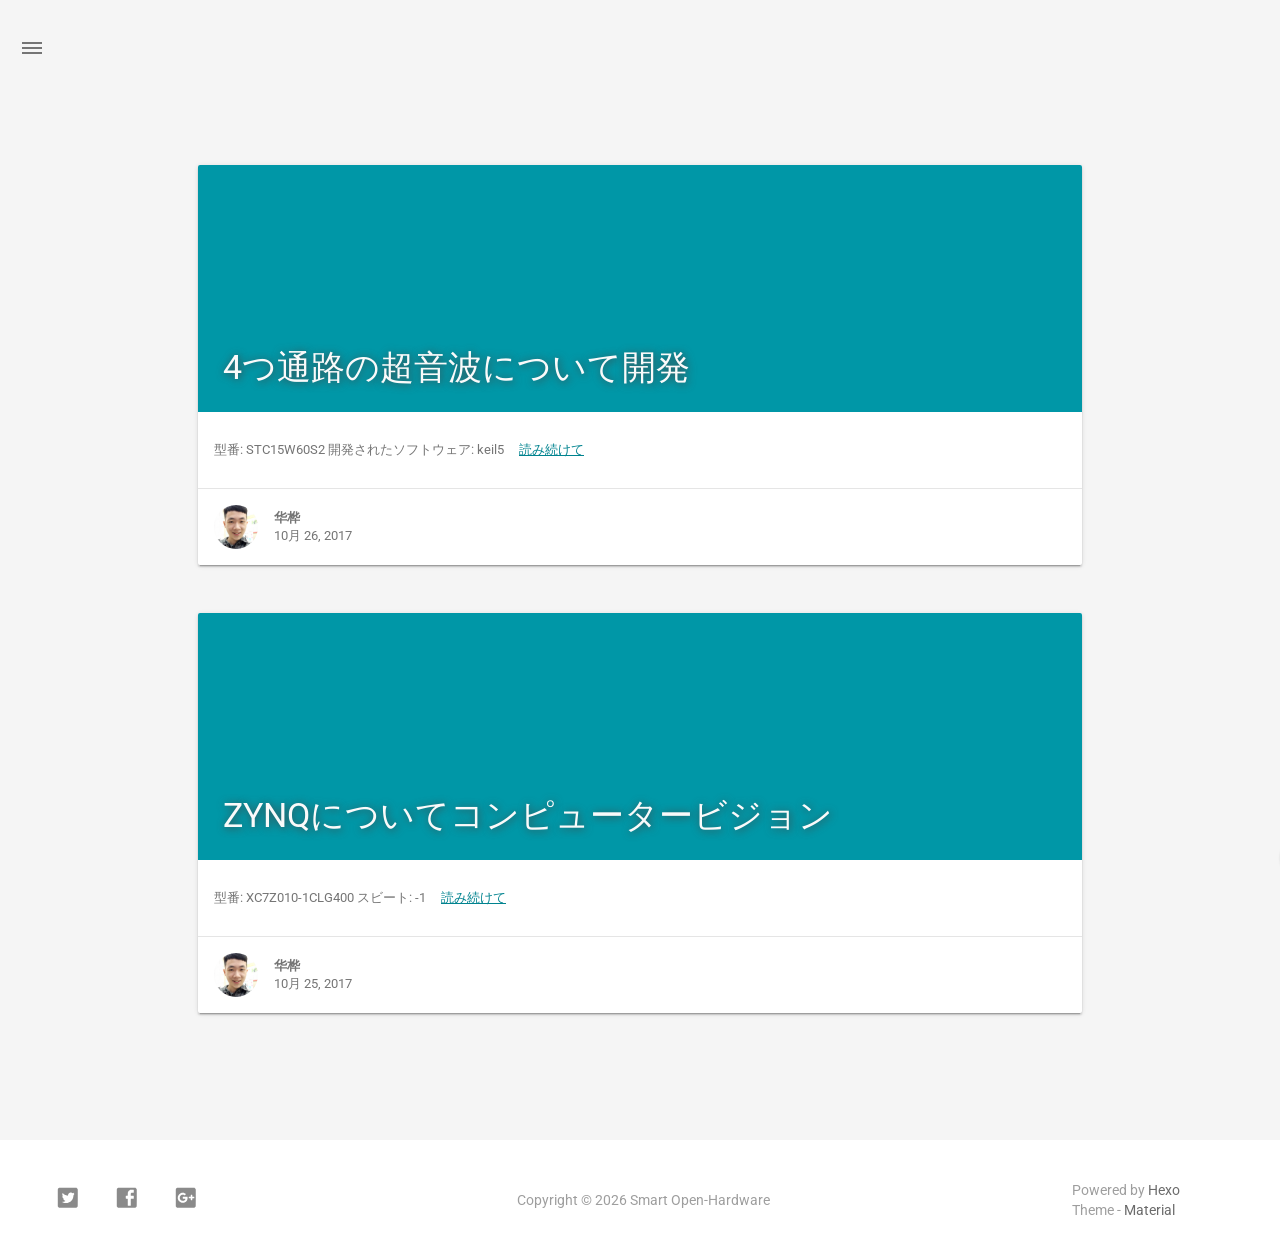
<file: archives/2017/10/index.html>
<!DOCTYPE html>
<html style="display: none;" lang="ja">
    <head>
    <meta charset="utf-8">
    <!--
        © Material Theme
        https://github.com/viosey/hexo-theme-material
        Version: 1.4.0 -->
    <script>window.materialVersion = "1.4.0"</script>

    <!-- Title -->
    
    <title>
        
            過去の投稿: 2017/10 | 
        
        Smart Open-Hardware
    </title>

    <!-- dns prefetch -->
    <meta http-equiv="x-dns-prefetch-control" content="on">
    
    
    
    
    
    
    
    
    
    

    <!-- Meta & Info -->
    <meta http-equiv="X-UA-Compatible">
    <meta name="viewport" content="width=device-width, initial-scale=1, user-scalable=no">
    <meta name="theme-color" content="#0097A7">
    <meta name="author" content="华桦">
    <meta name="description" itemprop="description" content="">
    <meta name="keywords" content="null">

    <!-- Site Verification -->
    
    <meta name="baidu-site-verification" content="VtrpfSa1Up" />

    <!-- Favicons -->
    <link rel="icon shortcut" type="image/ico" href="/img/favicon.png">
    <link rel="icon" sizes="192x192" href="/img/favicon.png">
    <link rel="apple-touch-icon" href="/img/favicon.png">

    <!--iOS -->
    <meta name="apple-mobile-web-app-title" content="Title">
    <meta name="apple-mobile-web-app-capable" content="yes">
    <meta name="apple-mobile-web-app-status-bar-style" content="black">
    <meta name="HandheldFriendly" content="True">
    <meta name="MobileOptimized" content="480">

    <!-- Add to homescreen for Chrome on Android -->
    <meta name="mobile-web-app-capable" content="yes">

    <!-- Add to homescreen for Safari on iOS -->
    <meta name="apple-mobile-web-app-capable" content="yes">
    <meta name="apple-mobile-web-app-status-bar-style" content="black">
    <meta name="apple-mobile-web-app-title" content="Smart Open-Hardware">

    <!-- The Open Graph protocol -->
    <meta property="og:url" content="http://hsqure.github.io">
    <meta property="og:type" content="blog">
    <meta property="og:title" content="過去の投稿: 2017/10 | Smart Open-Hardware">
    <meta property="og:image" content="/img/favicon.png" />
    <meta property="og:description" content="">
    

    

    <!-- The Twitter Card protocol -->
    <meta name="twitter:title" content="過去の投稿: 2017/10 | Smart Open-Hardware">
    <meta name="twitter:description" content="">
    <meta name="twitter:image" content="/img/favicon.png">
    <meta name="twitter:card" content="summary_large_image" />
    <meta name="twitter:url" content="http://hsqure.github.io" />

    <!-- Add canonical link for SEO -->
    
        <link rel="canonical" href="http://hsqure.github.io/archives/2017/10/index.html" />
    

    <!-- Structured-data for SEO -->
    
        



    

    <!--[if lte IE 9]>
        <link rel="stylesheet" href="/css/ie-blocker.css">

        
            <script src="/js/ie-blocker.en.js"></script>
        
    <![endif]-->

    <!-- Import lsloader -->
    <script>(function(){window.lsloader={jsRunSequence:[],jsnamemap:{},cssnamemap:{}};lsloader.removeLS=function(key){try{localStorage.removeItem(key)}catch(e){}};lsloader.setLS=function(key,val){try{localStorage.setItem(key,val)}catch(e){}};lsloader.getLS=function(key){var val="";try{val=localStorage.getItem(key)}catch(e){val=""}return val};versionString="/*"+materialVersion+"*/";lsloader.clean=function(){try{var keys=[];for(var i=0;i<localStorage.length;i++){keys.push(localStorage.key(i))}keys.forEach(function(key){var data=lsloader.getLS(key);if(data&&data.indexOf(versionString)===-1){lsloader.removeLS(key)}})}catch(e){}};lsloader.clean();lsloader.load=function(jsname,jspath,cssonload){cssonload=cssonload||function(){};var code;code=this.getLS(jsname);if(code&&code.indexOf(versionString)===-1){this.removeLS(jsname);this.requestResource(jsname,jspath,cssonload);return}if(code){var versionNumber=code.split(versionString)[0];if(versionNumber!=jspath){console.log("reload:"+jspath);this.removeLS(jsname);this.requestResource(jsname,jspath,cssonload);return}code=code.split(versionString)[1];if(/\.js?.+$/.test(versionNumber)){this.jsRunSequence.push({name:jsname,code:code});this.runjs(jspath,jsname,code)}else{document.getElementById(jsname).appendChild(document.createTextNode(code));cssonload()}}else{this.requestResource(jsname,jspath,cssonload)}};lsloader.requestResource=function(name,path,cssonload){var that=this;if(/\.js?.+$/.test(path)){this.iojs(path,name,function(path,name,code){that.setLS(name,path+versionString+code);that.runjs(path,name,code)})}else if(/\.css?.+$/.test(path)){this.iocss(path,name,function(code){document.getElementById(name).appendChild(document.createTextNode(code));that.setLS(name,path+versionString+code)},cssonload)}};lsloader.iojs=function(path,jsname,callback){var that=this;that.jsRunSequence.push({name:jsname,code:""});try{var xhr=new XMLHttpRequest;xhr.open("get",path,true);xhr.onreadystatechange=function(){if(xhr.readyState==4){if(xhr.status>=200&&xhr.status<300||xhr.status==304){if(xhr.response!=""){callback(path,jsname,xhr.response);return}}that.jsfallback(path,jsname)}};xhr.send(null)}catch(e){that.jsfallback(path,jsname)}};lsloader.iocss=function(path,jsname,callback,cssonload){var that=this;try{var xhr=new XMLHttpRequest;xhr.open("get",path,true);xhr.onreadystatechange=function(){if(xhr.readyState==4){if(xhr.status>=200&&xhr.status<300||xhr.status==304){if(xhr.response!=""){callback(xhr.response);cssonload();return}}that.cssfallback(path,jsname,cssonload)}};xhr.send(null)}catch(e){that.cssfallback(path,jsname,cssonload)}};lsloader.iofonts=function(path,jsname,callback,cssonload){var that=this;try{var xhr=new XMLHttpRequest;xhr.open("get",path,true);xhr.onreadystatechange=function(){if(xhr.readyState==4){if(xhr.status>=200&&xhr.status<300||xhr.status==304){if(xhr.response!=""){callback(xhr.response);cssonload();return}}that.cssfallback(path,jsname,cssonload)}};xhr.send(null)}catch(e){that.cssfallback(path,jsname,cssonload)}};lsloader.runjs=function(path,name,code){if(!!name&&!!code){for(var k in this.jsRunSequence){if(this.jsRunSequence[k].name==name){this.jsRunSequence[k].code=code}}}if(!!this.jsRunSequence[0]&&!!this.jsRunSequence[0].code&&this.jsRunSequence[0].status!="failed"){var script=document.createElement("script");script.appendChild(document.createTextNode(this.jsRunSequence[0].code));script.type="text/javascript";document.getElementsByTagName("head")[0].appendChild(script);this.jsRunSequence.shift();if(this.jsRunSequence.length>0){this.runjs()}}else if(!!this.jsRunSequence[0]&&this.jsRunSequence[0].status=="failed"){var that=this;var script=document.createElement("script");script.src=this.jsRunSequence[0].path;script.type="text/javascript";this.jsRunSequence[0].status="loading";script.onload=function(){that.jsRunSequence.shift();if(that.jsRunSequence.length>0){that.runjs()}};document.body.appendChild(script)}};lsloader.tagLoad=function(path,name){this.jsRunSequence.push({name:name,code:"",path:path,status:"failed"});this.runjs()};lsloader.jsfallback=function(path,name){if(!!this.jsnamemap[name]){return}else{this.jsnamemap[name]=name}for(var k in this.jsRunSequence){if(this.jsRunSequence[k].name==name){this.jsRunSequence[k].code="";this.jsRunSequence[k].status="failed";this.jsRunSequence[k].path=path}}this.runjs()};lsloader.cssfallback=function(path,name,cssonload){if(!!this.cssnamemap[name]){return}else{this.cssnamemap[name]=1}var link=document.createElement("link");link.type="text/css";link.href=path;link.rel="stylesheet";link.onload=link.onerror=cssonload;var root=document.getElementsByTagName("script")[0];root.parentNode.insertBefore(link,root)};lsloader.runInlineScript=function(scriptId,codeId){var code=document.getElementById(codeId).innerText;this.jsRunSequence.push({name:scriptId,code:code});this.runjs()};lsloader.loadCombo=function(jslist){var updateList="";var requestingModules={};for(var k in jslist){var LS=this.getLS(jslist[k].name);if(!!LS){var version=LS.split(versionString)[0];var code=LS.split(versionString)[1]}else{var version=""}if(version==jslist[k].path){this.jsRunSequence.push({name:jslist[k].name,code:code,path:jslist[k].path})}else{this.jsRunSequence.push({name:jslist[k].name,code:null,path:jslist[k].path,status:"comboloading"});requestingModules[jslist[k].name]=true;updateList+=(updateList==""?"":";")+jslist[k].path}}var that=this;if(!!updateList){var xhr=new XMLHttpRequest;xhr.open("get",combo+updateList,true);xhr.onreadystatechange=function(){if(xhr.readyState==4){if(xhr.status>=200&&xhr.status<300||xhr.status==304){if(xhr.response!=""){that.runCombo(xhr.response,requestingModules);return}}else{for(var i in that.jsRunSequence){if(requestingModules[that.jsRunSequence[i].name]){that.jsRunSequence[i].status="failed"}}that.runjs()}}};xhr.send(null)}this.runjs()};lsloader.runCombo=function(comboCode,requestingModules){comboCode=comboCode.split("/*combojs*/");comboCode.shift();for(var k in this.jsRunSequence){if(!!requestingModules[this.jsRunSequence[k].name]&&!!comboCode[0]){this.jsRunSequence[k].status="comboJS";this.jsRunSequence[k].code=comboCode[0];this.setLS(this.jsRunSequence[k].name,this.jsRunSequence[k].path+versionString+comboCode[0]);comboCode.shift()}}this.runjs()}})();</script>

    <!-- Import CSS & jQuery -->
    
        <style id="css/material.min.css"></style><script>if(typeof window.lsLoadCSSMaxNums === "undefined")window.lsLoadCSSMaxNums = 0;window.lsLoadCSSMaxNums++;lsloader.load("css/material.min.css","/css/material.min.css?fJTiM/K1J3dWIruo3pxtAw==",function(){if(typeof window.lsLoadCSSNums === "undefined")window.lsLoadCSSNums = 0;window.lsLoadCSSNums++;if(window.lsLoadCSSNums == window.lsLoadCSSMaxNums)document.documentElement.style.display="";})</script>
        <style id="css/style.min.css"></style><script>if(typeof window.lsLoadCSSMaxNums === "undefined")window.lsLoadCSSMaxNums = 0;window.lsLoadCSSMaxNums++;lsloader.load("css/style.min.css","/css/style.min.css?oCSEO3ST+aEypEwttTDI9g==",function(){if(typeof window.lsLoadCSSNums === "undefined")window.lsLoadCSSNums = 0;window.lsLoadCSSNums++;if(window.lsLoadCSSNums == window.lsLoadCSSMaxNums)document.documentElement.style.display="";})</script>
        
        
            <style>
    
    .footer-sns-facebook {
        background-image: url([data-uri]);
    }
    
    
    .footer-sns-twitter {
        background-image: url([data-uri]);
    }
    
    
    .footer-sns-gplus {
        background-image: url([data-uri]);
    }
    
    
    
    
    
    
    
    
    
</style>

        
        <!-- Config CSS -->

<!-- Other Styles -->
<style>
  body, html {
    font-family: Roboto, "Helvetica Neue", Helvetica, "PingFang SC", "Hiragino Sans GB", "Microsoft YaHei", "微软雅黑", Arial, sans-serif;
  }

  a {
    color: #00838F;
  }

  .mdl-card__media,
  #search-label,
  #search-form-label:after,
  #scheme-Paradox .hot_tags-count,
  #scheme-Paradox .sidebar_archives-count,
  #scheme-Paradox .sidebar-colored .sidebar-header,
  #scheme-Paradox .sidebar-colored .sidebar-badge{
    background-color: #0097A7 !important;
  }

  /* Sidebar User Drop Down Menu Text Color */
  #scheme-Paradox .sidebar-colored .sidebar-nav>.dropdown>.dropdown-menu>li>a:hover,
  #scheme-Paradox .sidebar-colored .sidebar-nav>.dropdown>.dropdown-menu>li>a:focus {
    color: #0097A7 !important;
  }

  #post_entry-right-info,
  .sidebar-colored .sidebar-nav li:hover > a,
  .sidebar-colored .sidebar-nav li:hover > a i,
  .sidebar-colored .sidebar-nav li > a:hover,
  .sidebar-colored .sidebar-nav li > a:hover i,
  .sidebar-colored .sidebar-nav li > a:focus i,
  .sidebar-colored .sidebar-nav > .open > a,
  .sidebar-colored .sidebar-nav > .open > a:hover,
  .sidebar-colored .sidebar-nav > .open > a:focus,
  #ds-reset #ds-ctx .ds-ctx-entry .ds-ctx-head a {
    color: #0097A7 !important;
  }

  .toTop {
    background: #757575 !important;
  }

  .material-layout .material-post>.material-nav,
  .material-layout .material-index>.material-nav,
  .material-nav a {
    color: #757575;
  }

  #scheme-Paradox .MD-burger-layer {
    background-color: #757575;
  }

  #scheme-Paradox #post-toc-trigger-btn {
    color: #757575;
  }

  .post-toc a:hover {
    color: #00838F;
    text-decoration: underline;
  }

</style>


<!-- Theme Background Related-->

    <style>
      body{
        background-color: #F5F5F5;
      }

      /* blog_info bottom background */
      #scheme-Paradox .material-layout .something-else .mdl-card__supporting-text{
        background-color: #fff;
      }
    </style>




<!-- Fade Effect -->

    <style>
      .fade {
        transition: all 800ms linear;
        -webkit-transform: translate3d(0,0,0);
        -moz-transform: translate3d(0,0,0);
        -ms-transform: translate3d(0,0,0);
        -o-transform: translate3d(0,0,0);
        transform: translate3d(0,0,0);
        opacity: 1;
      }

      .fade.out{
        opacity: 0;
      }
    </style>


<!-- Import Font -->

    <link href="https://fonts.googleapis.com/css?family=Roboto:300,400,500" rel="stylesheet">
    <link href="https://fonts.googleapis.com/icon?family=Material+Icons"rel="stylesheet">


        <script>lsloader.load("js/jquery.min.js","/js/jquery.min.js?qcusAULNeBksqffqUM2+Ig==")</script>
    
    
    <script>function Queue(){this.dataStore=[];this.offer=b;this.poll=d;this.execNext=a;this.debug=false;this.startDebug=c;function b(e){if(this.debug){console.log("Offered a Queued Function.")}if(typeof e==="function"){this.dataStore.push(e)}else{console.log("You must offer a function.")}}function d(){if(this.debug){console.log("Polled a Queued Function.")}return this.dataStore.shift()}function a(){var e=this.poll();if(e!==undefined){if(this.debug){console.log("Run a Queued Function.")}e()}}function c(){this.debug=true}}var queue=new Queue();</script>

    <!-- Analytics -->
    

    <!-- Custom Head -->
    
</head>


    
        <body id="scheme-Paradox" class="lazy">
            <div class="material-layout  mdl-js-layout has-drawer is-upgraded">
                

                <!-- Main Container -->
                <main class="material-layout__content" id="main">

                    <!-- Top Anchor -->
                    <div id="top"></div>

                    
                        <!-- Hamburger Button -->
                        <button class="MD-burger-icon sidebar-toggle">
                            <span class="MD-burger-layer"></span>
                        </button>
                    

                    <!-- Index Module -->
<div class="material-index mdl-grid">
    
    <div class="locate-thumbnail-symbol"></div>

    <!-- Pin on top -->
    

    <!-- Normal Post -->
    
        
            
                <!-- Paradox Thumbnail -->
                <div class="post_entry-module mdl-card mdl-shadow--2dp mdl-cell mdl-cell--12-col fade out">
    <!-- Post Thumbnail -->
    
        <!-- Custom Thumbnail -->
        <div class="post_thumbnail-custom mdl-card__media mdl-color-text--grey-50 lazy" data-original="http://img.blog.csdn.net/20171026133218488?watermark/2/text/aHR0cDovL2Jsb2cuY3Nkbi5uZXQvSGdPQ04y/font/5a6L5L2T/fontsize/400/fill/I0JBQkFCMA==/dissolve/70/gravity/SouthEast">
    

        <!-- Post Title -->
        <p class="article-headline-p"><a href="/2017/10/26/4つ通路の超音波について開発/">4つ通路の超音波について開発</a></p>
    </div>

    <!-- Post Excerpt -->
    <div class="mdl-color-text--grey-600 mdl-card__supporting-text post_entry-content">
        
            

型番:  STC15W60S2
開発されたソフトウェア: keil5
        
        &nbsp;&nbsp;&nbsp;
        <span>
            <a href="/2017/10/26/4つ通路の超音波について開発/" target="_self">読み続けて</a>
        </span>
    </div>
    <!-- Post_entry Info-->
    <div id="post_entry-info">
        <div id="post_entry-left-info" class="mdl-card__supporting-text meta mdl-color-text--grey-600 ">
            <!-- Author Avatar -->
            <div id="author-avatar">
                <img src="/img/avatar.png" width="44px" height="44px" alt="华桦's avatar">
            </div>
            <div>
                <strong>华桦</strong>
                <span>10月 26, 2017</span>
            </div>
        </div>
        <div id="post_entry-right-info">
            <!-- Category -->
            <span class="post_entry-category">
                
            </span>

            

            

            <!-- Post Views -->
            <span class="post_entry-views">
            </span>
        </div>
    </div>
</div>

            
            
        
    
        
            
                <!-- Paradox Thumbnail -->
                <div class="post_entry-module mdl-card mdl-shadow--2dp mdl-cell mdl-cell--12-col fade out">
    <!-- Post Thumbnail -->
    
        <!-- Custom Thumbnail -->
        <div class="post_thumbnail-custom mdl-card__media mdl-color-text--grey-50 lazy" data-original="http://img.blog.csdn.net/20171025142855348?watermark/2/text/aHR0cDovL2Jsb2cuY3Nkbi5uZXQvSGdPQ04y/font/5a6L5L2T/fontsize/400/fill/I0JBQkFCMA==/dissolve/70/gravity/SouthEast">
    

        <!-- Post Title -->
        <p class="article-headline-p"><a href="/2017/10/25/ビジョン/">ZYNQについてコンピュータービジョン</a></p>
    </div>

    <!-- Post Excerpt -->
    <div class="mdl-color-text--grey-600 mdl-card__supporting-text post_entry-content">
        
            

型番:  XC7Z010-1CLG400
スビート: -1
        
        &nbsp;&nbsp;&nbsp;
        <span>
            <a href="/2017/10/25/ビジョン/" target="_self">読み続けて</a>
        </span>
    </div>
    <!-- Post_entry Info-->
    <div id="post_entry-info">
        <div id="post_entry-left-info" class="mdl-card__supporting-text meta mdl-color-text--grey-600 ">
            <!-- Author Avatar -->
            <div id="author-avatar">
                <img src="/img/avatar.png" width="44px" height="44px" alt="华桦's avatar">
            </div>
            <div>
                <strong>华桦</strong>
                <span>10月 25, 2017</span>
            </div>
        </div>
        <div id="post_entry-right-info">
            <!-- Category -->
            <span class="post_entry-category">
                
            </span>

            

            

            <!-- Post Views -->
            <span class="post_entry-views">
            </span>
        </div>
    </div>
</div>

            
            
        
    

    

    
        <script type="text/ls-javascript" id="thumbnail-script">
    var randomNum;

    var locatePost = $('.locate-thumbnail-symbol').next();
    for(var i = 0; i < 10; i++) {
        randomNum = Math.floor(Math.random() * 19 + 1);

        locatePost.children('.post_thumbnail-random').attr('id', 'random_thumbnail-'+randomNum);
        locatePost.children('.post_thumbnail-random').attr('data-original', '/img/random/material-' + randomNum + '.png');
    $('.post_thumbnail-random').addClass('lazy');

        locatePost = locatePost.next();
    }
</script>

    
</div>


                    
                        <!-- Overlay For Active Sidebar -->
<div class="sidebar-overlay"></div>

<!-- Material sidebar -->
<aside id="sidebar" class="sidebar sidebar-colored sidebar-fixed-left" role="navigation">
    <div id="sidebar-main">
        <!-- Sidebar Header -->
        <div class="sidebar-header header-cover" style="background-image: url(http://img.blog.csdn.net/20171026162216853?watermark/2/text/aHR0cDovL2Jsb2cuY3Nkbi5uZXQvSGdPQ04y/font/5a6L5L2T/fontsize/400/fill/I0JBQkFCMA==/dissolve/70/gravity/SouthEast);">
    <!-- Top bar -->
    <div class="top-bar"></div>

    <!-- Sidebar toggle button -->
    <button type="button" class="sidebar-toggle mdl-button mdl-js-button mdl-js-ripple-effect mdl-button--icon" style="display: initial;" data-upgraded=",MaterialButton,MaterialRipple">
        <i class="material-icons">clear_all</i>
        <span class="mdl-button__ripple-container">
            <span class="mdl-ripple">
            </span>
        </span>
    </button>

    <!-- Sidebar Avatar -->
    <div class="sidebar-image">
        <img src="/img/avatar.png" alt="华桦's avatar">
    </div>

    <!-- Sidebar Email -->
    <a data-toggle="dropdown" class="sidebar-brand" href="#settings-dropdown">
        hmtdrdx@live.com
        <b class="caret"></b>
    </a>
</div>


        <!-- Sidebar Navigation  -->
        <ul class="nav sidebar-nav">
    <!-- User dropdown  -->
    <li class="dropdown">
        <ul id="settings-dropdown" class="dropdown-menu">
            
                <li>
                    <a href="#" target="_blank" title="Email Me">
                        
                            <i class="material-icons sidebar-material-icons sidebar-indent-left1pc-element">email</i>
                        
                        Email Me
                    </a>
                </li>
            
        </ul>
    </li>

    <!-- Homepage -->
    
        <li id="sidebar-first-li">
            <a href="/">
                
                    <i class="material-icons sidebar-material-icons">home</i>
                
                ホーム
            </a>
        </li>
        
    

    <!-- Archives  -->
    
        <li class="dropdown">
            <a href="#" class="ripple-effect dropdown-toggle" data-toggle="dropdown">
                
                    <i class="material-icons sidebar-material-icons">inbox</i>
                
                    過去の投稿
                <b class="caret"></b>
            </a>
            <ul class="dropdown-menu">
            <li>
                <a class="sidebar_archives-link" href="/archives/2017/10/">10月 2017<span class="sidebar_archives-count">2</span></a>
            </ul>
        </li>
        
    

    <!-- Categories  -->
    

    <!-- Pages  -->
    

    <!-- Article Number  -->
    
</ul>


        <!-- Sidebar Footer -->
        <!--
I'm glad you use this theme, the development is no so easy, I hope you can keep the copyright, I will thank you so much.
If you still want to delete the copyrights, could you still retain the first one? Which namely "Theme Material"
It will not impact the appearance and can give developers a lot of support :)

很高兴您使用并喜欢该主题，开发不易 十分谢谢与希望您可以保留一下版权声明。
如果您仍然想删除的话 能否只保留第一项呢？即 "Theme Material"
它不会影响美观并可以给开发者很大的支持和动力。 :)
-->

<!-- Sidebar Divider -->

    <div class="sidebar-divider"></div>


<!-- Theme Material -->

    <a href="https://github.com/viosey/hexo-theme-material"  class="sidebar-footer-text-a" target="_blank">
        <div class="sidebar-text mdl-button mdl-js-button mdl-js-ripple-effect sidebar-footer-text-div" data-upgraded=",MaterialButton,MaterialRipple">
            テーマ - Material
            <span class="sidebar-badge badge-circle">i</span>
        </div>
    </a>


<!-- Help & Support -->
<!--

-->

<!-- Feedback -->
<!--

-->

<!-- About Theme -->
<!--

-->

    </div>

    <!-- Sidebar Image -->
    

</aside>

                    

                    
                        <!-- Footer Top Button -->
                        <div id="back-to-top" class="toTop-wrap">
    <a href="#top" class="toTop">
        <i class="material-icons footer_top-i">expand_less</i>
    </a>
</div>

                    

                    <!--Footer-->
<footer class="mdl-mini-footer" id="bottom">
    
        <!-- Paradox Footer Left Section -->
        <div class="mdl-mini-footer--left-section sns-list">
    <!-- Twitter -->
    
        <a href="https://twitter.com/twitter" target="_blank">
            <button class="mdl-mini-footer--social-btn social-btn footer-sns-twitter">
                <span class="visuallyhidden">Twitter</span>
            </button><!--
     --></a>
    

    <!-- Facebook -->
    
        <a href="https://www.facebook.com/facebook" target="_blank">
            <button class="mdl-mini-footer--social-btn social-btn footer-sns-facebook">
                <span class="visuallyhidden">Facebook</span>
            </button><!--
     --></a>
    

    <!-- Google + -->
    
        <a href="https://www.google.com/" target="_blank">
            <button class="mdl-mini-footer--social-btn social-btn footer-sns-gplus">
                <span class="visuallyhidden">Google Plus</span>
            </button><!--
     --></a>
    

    <!-- Weibo -->
    

    <!-- Instagram -->
    

    <!-- Tumblr -->
    

    <!-- Github -->
    

    <!-- LinkedIn -->
    

    <!-- Zhihu -->
    

    <!-- Bilibili -->
    

    <!-- Telegram -->
    
</div>


        <!--Copyright-->
        <div id="copyright">
            Copyright&nbsp;©<script type="text/javascript">var fd = new Date();document.write("&nbsp;" + fd.getFullYear() + "&nbsp;");</script>Smart Open-Hardware
        </div>

        <!-- Paradox Footer Right Section -->

        <!--
        I am glad you use this theme, the development is no so easy, I hope you can keep the copyright.
        It will not impact the appearance and can give developers a lot of support :)

        很高兴您使用该主题，开发不易，希望您可以保留一下版权声明。
        它不会影响美观并可以给开发者很大的支持。 :)
        -->

        <div class="mdl-mini-footer--right-section">
            <div>
                <div class="footer-develop-div">Powered by <a href="https://hexo.io" target="_blank" class="footer-develop-a">Hexo</a></div>
                <div class="footer-develop-div">Theme - <a href="https://github.com/viosey/hexo-theme-material" target="_blank" class="footer-develop-a">Material</a></div>
            </div>
        </div>
    
</footer>


                    <!-- Import File -->


    <script>lsloader.load("js/lazyload.min.js","/js/lazyload.min.js?1BcfzuNXqV+ntF6gq+5X3Q==")</script>
    <script>lsloader.load("js/js.min.js","/js/js.min.js?oAl/+lvaqTFV31JXTmbrNA==")</script>



    <script>lsloader.load("js/nprogress.js","/js/nprogress.js?pl3Qhb9lvqR1FlyLUna1Yw==")</script>


<script type="text/ls-javascript" id="NProgress-script">
    NProgress.configure({
        showSpinner: true
    });
    NProgress.start();
    $('#nprogress .bar').css({
        'background': '#29d'
    });
    $('#nprogress .peg').css({
        'box-shadow': '0 0 10px #29d, 0 0 15px #29d'
    });
    $('#nprogress .spinner-icon').css({
        'border-top-color': '#29d',
        'border-left-color': '#29d'
    });
    setTimeout(function() {
        NProgress.done();
        $('.fade').removeClass('out');
    }, 800);
</script>













<!-- UC Browser Compatible -->
<script>
	var agent = navigator.userAgent.toLowerCase();
	if(agent.indexOf('ucbrowser')>0) {
		document.write('<link rel="stylesheet" href="/css/uc.css">');
	   alert('由于 UC 浏览器使用极旧的内核，而本网站使用了一些新的特性。\n为了您能更好的浏览，推荐使用 Chrome 或 Firefox 浏览器。');
	}
</script>

<!-- Window Load-->
<script type="text/ls-javascript" id="window-load">
    $(window).on('load', function() {
        // Post_Toc parent position fixed
        $('.post-toc-wrap').parent('.mdl-menu__container').css('position', 'fixed');
    });
</script>

<!-- MathJax Load-->

<script type="text/ls-javascript" id="lazy-load">
    // Offer LazyLoad
    queue.offer(function(){
        $('.lazy').lazyload({
            effect : 'show'
        });
    });

    // Start Queue
    $(document).ready(function(){
        setInterval(function(){
            queue.execNext();
        },200);
    });
</script>

<!-- Bing Background -->


<script>
    (function(){
        var scriptList = document.querySelectorAll('script[type="text/ls-javascript"]')

        for (var i = 0; i < scriptList.length; ++i) {
            var item = scriptList[i];
            lsloader.runInlineScript(item.id,item.id);
        }
    })()
console.log('\n %c © Material Theme | Version: 1.4.0 | https://github.com/viosey/hexo-theme-material %c \n', 'color:#455a64;background:#e0e0e0;padding:5px 0;border-top-left-radius:5px;border-bottom-left-radius:5px;', 'color:#455a64;background:#e0e0e0;padding:5px 0;border-top-right-radius:5px;border-bottom-right-radius:5px;');
</script>

                </main>
            </div>
        </body>
    
</html>
</file>
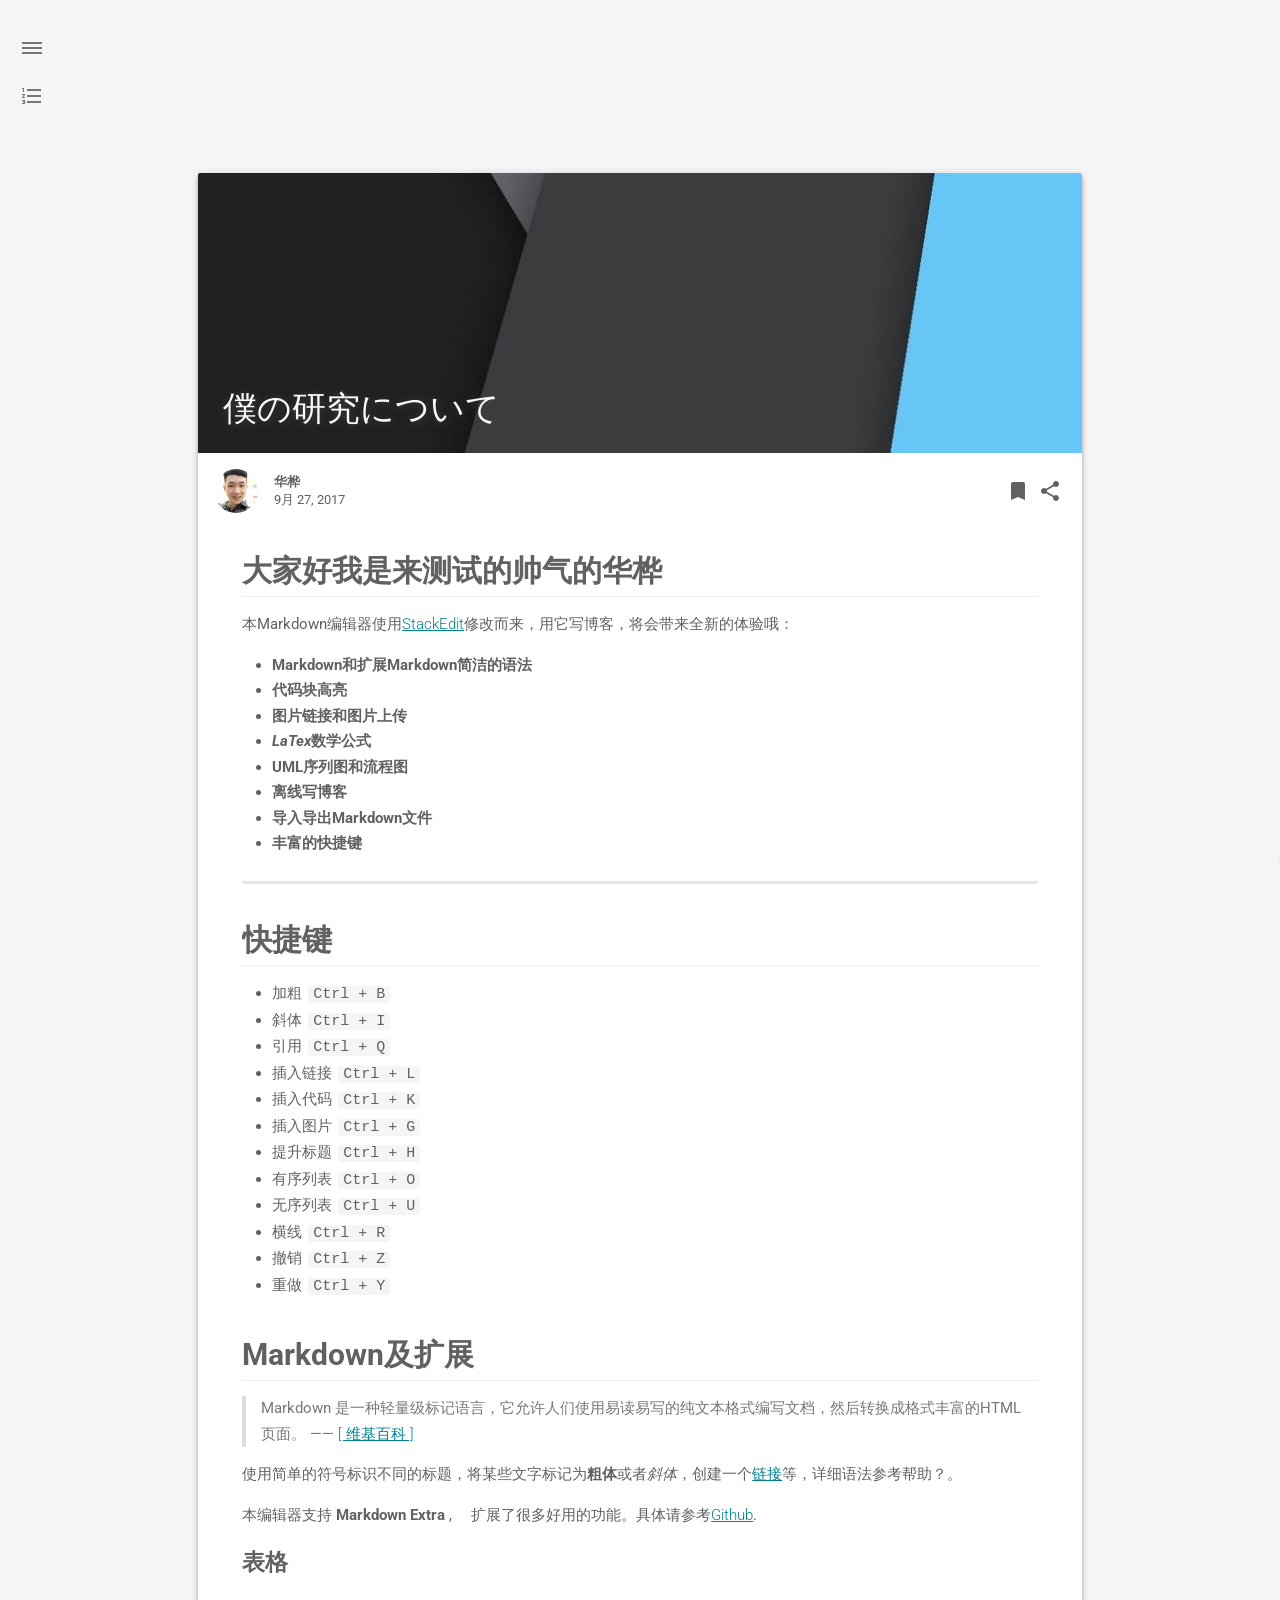
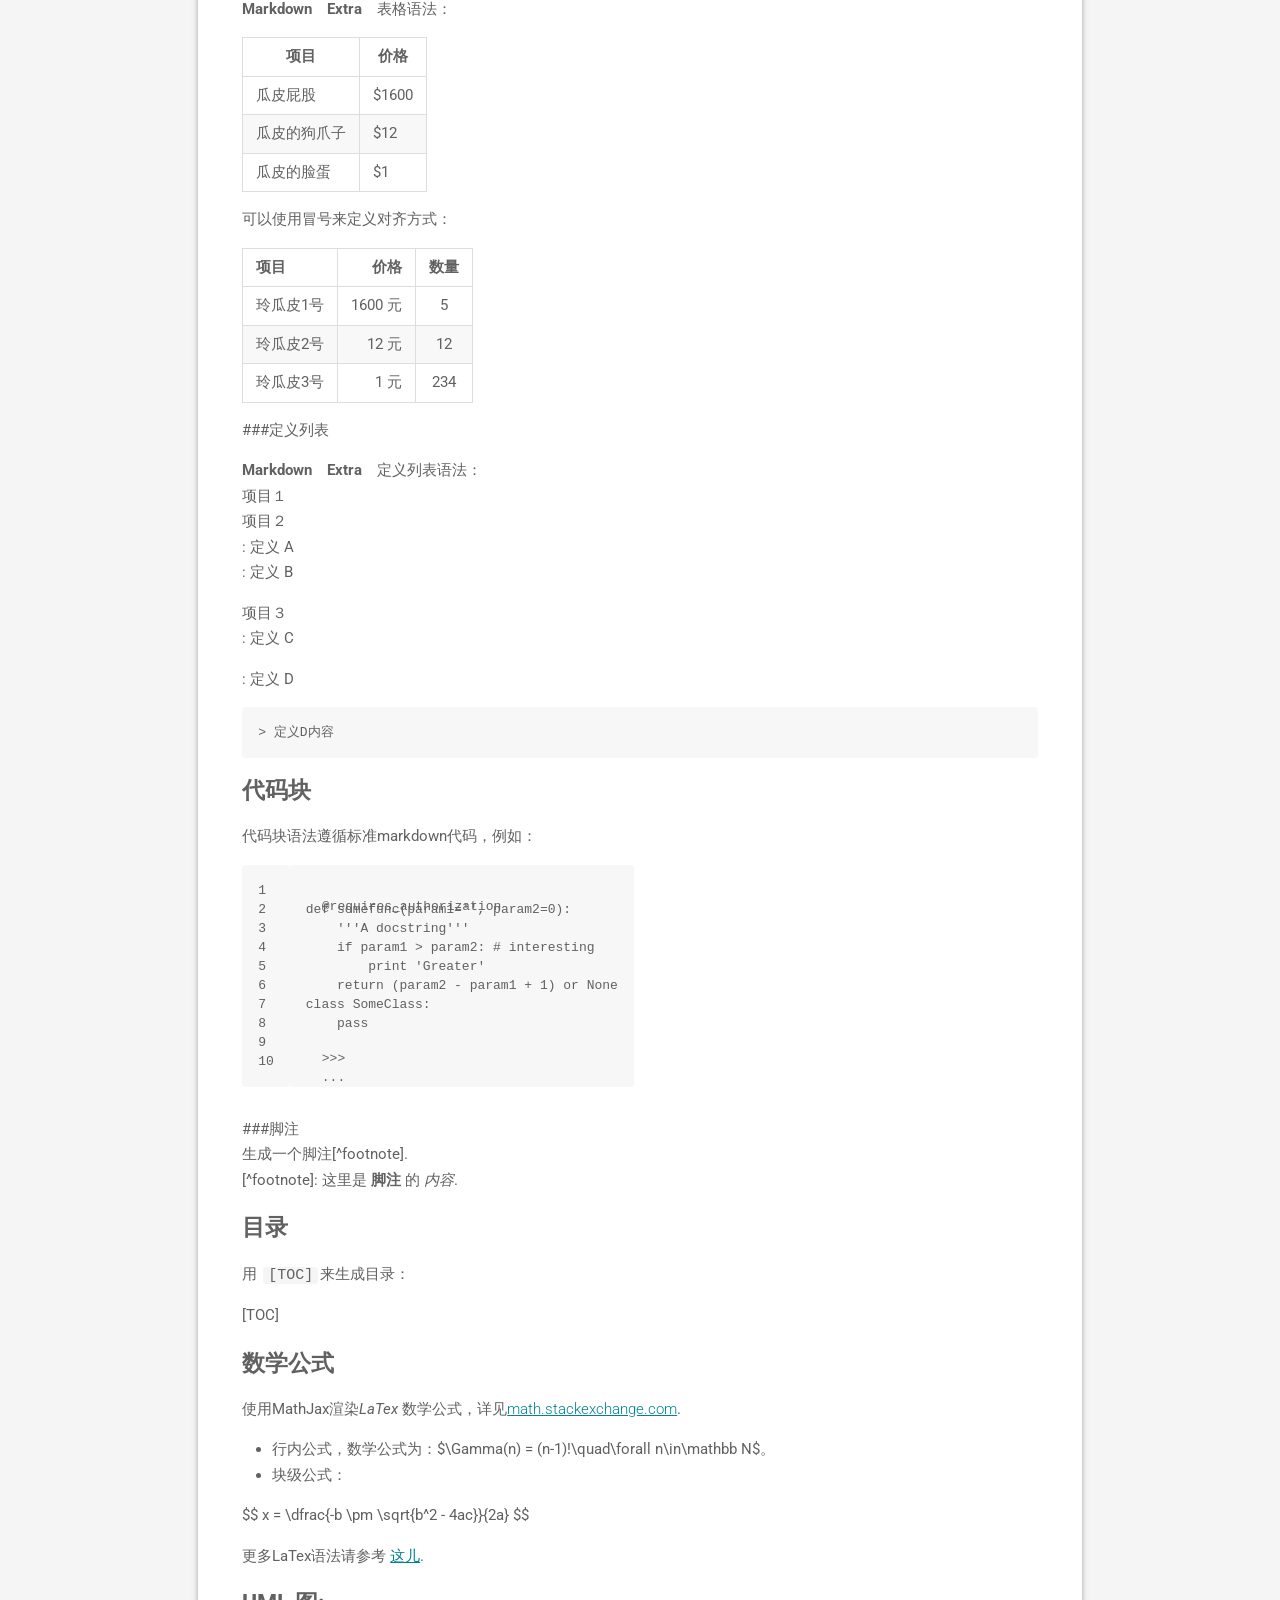
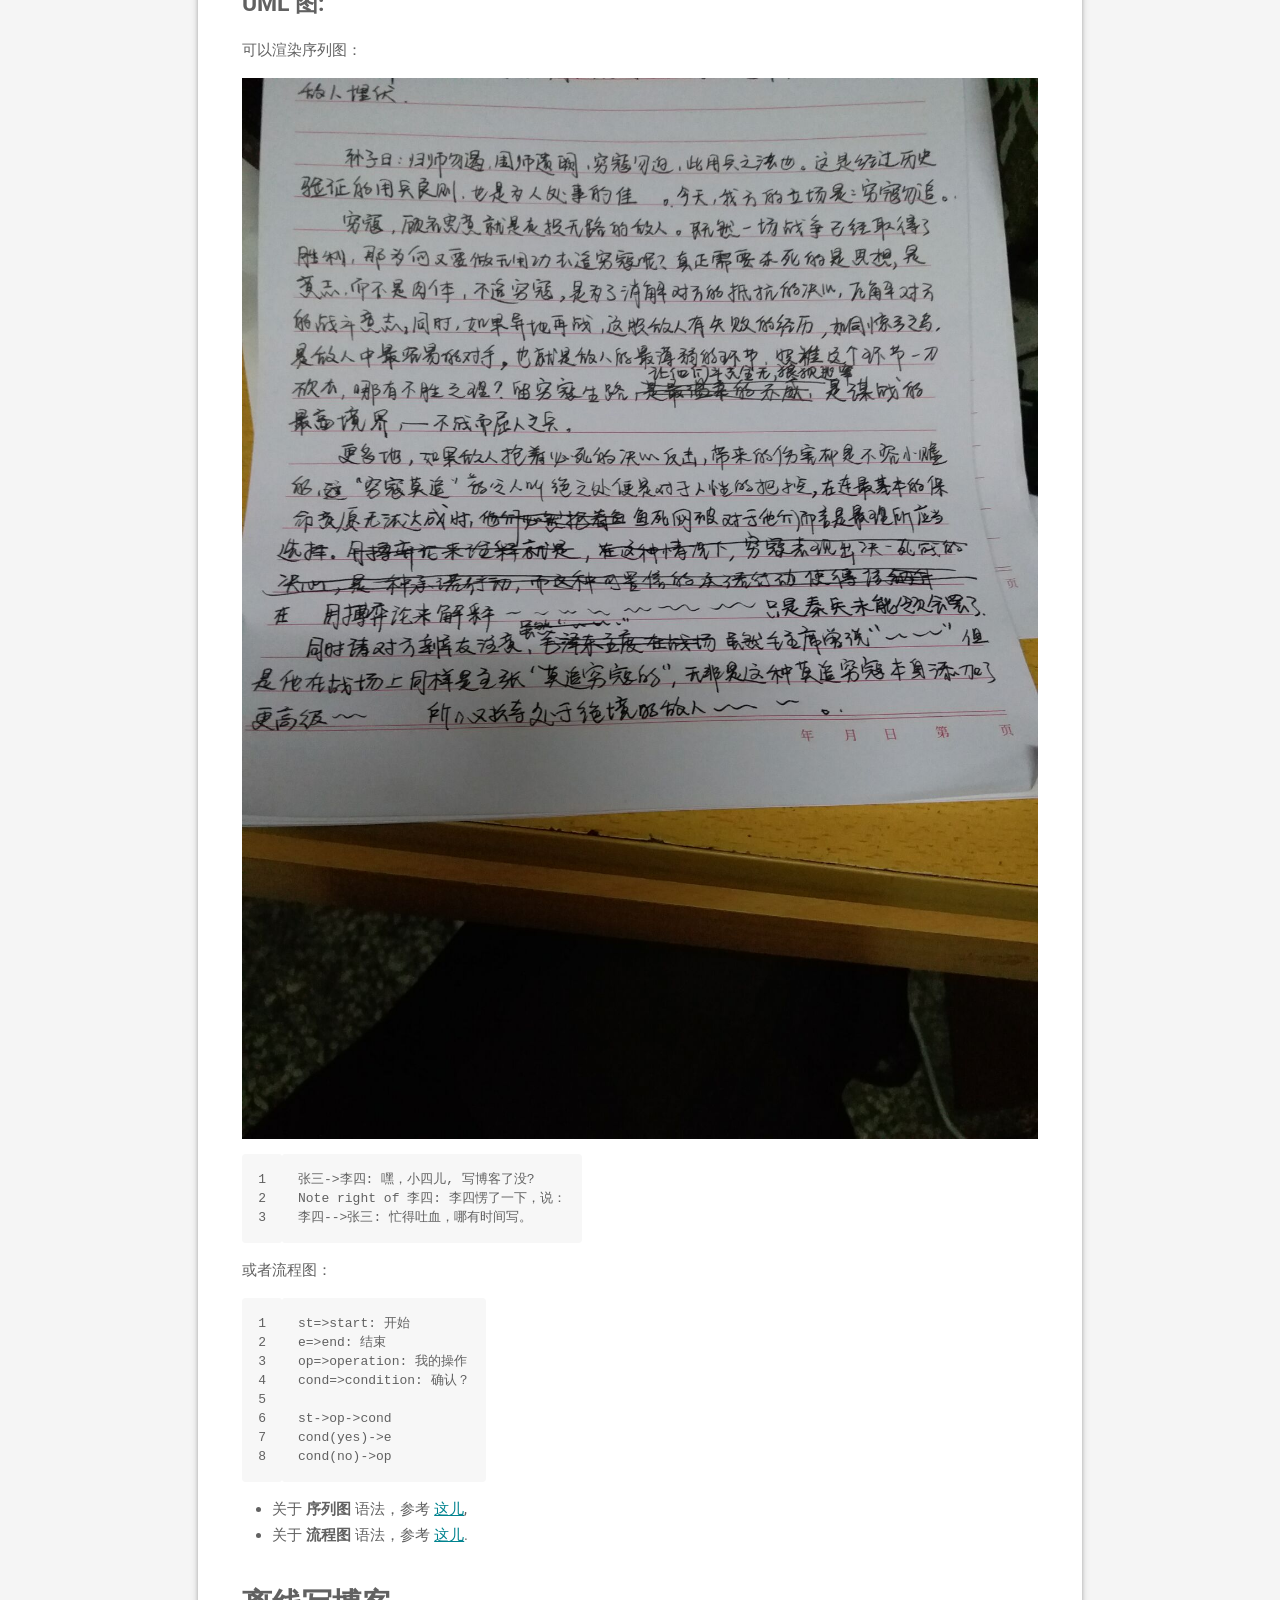
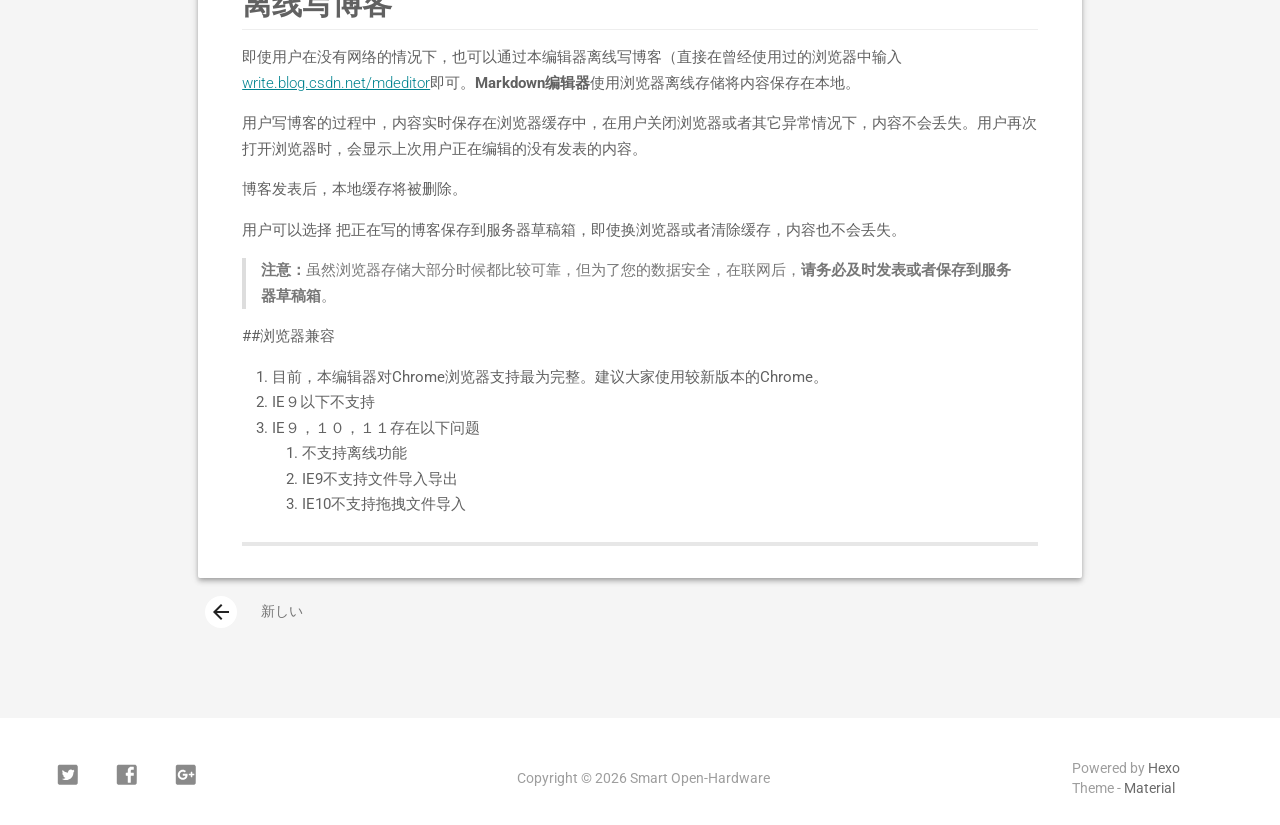
<file: 2017/09/27/test/index.html>
<!DOCTYPE html>
<html style="display: none;" lang="ja">
    <head>
    <meta charset="utf-8">
    <!--
        © Material Theme
        https://github.com/viosey/hexo-theme-material
        Version: 1.4.0 -->
    <script>window.materialVersion = "1.4.0"</script>

    <!-- Title -->
    
    <title>
        
            僕の研究について | 
        
        Smart Open-Hardware
    </title>

    <!-- dns prefetch -->
    <meta http-equiv="x-dns-prefetch-control" content="on">
    
    
    
    
    
    
    
    
    
    

    <!-- Meta & Info -->
    <meta http-equiv="X-UA-Compatible">
    <meta name="viewport" content="width=device-width, initial-scale=1, user-scalable=no">
    <meta name="theme-color" content="#0097A7">
    <meta name="author" content="华桦">
    <meta name="description" itemprop="description" content="">
    <meta name="keywords" content="null">

    <!-- Site Verification -->
    
    <meta name="baidu-site-verification" content="VtrpfSa1Up" />

    <!-- Favicons -->
    <link rel="icon shortcut" type="image/ico" href="/img/favicon.png">
    <link rel="icon" sizes="192x192" href="/img/favicon.png">
    <link rel="apple-touch-icon" href="/img/favicon.png">

    <!--iOS -->
    <meta name="apple-mobile-web-app-title" content="Title">
    <meta name="apple-mobile-web-app-capable" content="yes">
    <meta name="apple-mobile-web-app-status-bar-style" content="black">
    <meta name="HandheldFriendly" content="True">
    <meta name="MobileOptimized" content="480">

    <!-- Add to homescreen for Chrome on Android -->
    <meta name="mobile-web-app-capable" content="yes">

    <!-- Add to homescreen for Safari on iOS -->
    <meta name="apple-mobile-web-app-capable" content="yes">
    <meta name="apple-mobile-web-app-status-bar-style" content="black">
    <meta name="apple-mobile-web-app-title" content="Smart Open-Hardware">

    <!-- The Open Graph protocol -->
    <meta property="og:url" content="http://hsqure.github.io">
    <meta property="og:type" content="blog">
    <meta property="og:title" content="僕の研究について | Smart Open-Hardware">
    <meta property="og:image" content="/img/favicon.png" />
    <meta property="og:description" content="">
    

    
        <meta property="article:published_time" content="9月 27, 2017" />
        <meta property="article:modified_time" content="10月 24, 2017" />
    

    <!-- The Twitter Card protocol -->
    <meta name="twitter:title" content="僕の研究について | Smart Open-Hardware">
    <meta name="twitter:description" content="">
    <meta name="twitter:image" content="/img/favicon.png">
    <meta name="twitter:card" content="summary_large_image" />
    <meta name="twitter:url" content="http://hsqure.github.io" />

    <!-- Add canonical link for SEO -->
    
        <link rel="canonical" href="http://hsqure.github.io/2017/09/27/test/index.html" />
    

    <!-- Structured-data for SEO -->
    
        


<script type="application/ld+json">
{
    "@context": "https://schema.org",
    "@type": "Article",
    "publisher": {
        "@type": "Organization",
        "name": "Smart Open-Hardware",
        "logo": "/img/favicon.png"
    },
    "author": {
        "@type": "Person",
        "name": "华桦",
        "image": {
            "@type": "ImageObject",
            "url": "/img/favicon.png"
        },
        "description": "こんにちは"
    },
    "headline": "僕の研究について",
    "url": "http://hsqure.github.io/2017/09/27/test/index.html",
    "datePublished": "9月 27, 2017",
    "dateModified": "10月 24, 2017",
    "description": "",
    "mainEntityOfPage": {
        "@type": "WebPage",
        "@id": "http://hsqure.github.io"
    }
}
</script>


    

    <!--[if lte IE 9]>
        <link rel="stylesheet" href="/css/ie-blocker.css">

        
            <script src="/js/ie-blocker.en.js"></script>
        
    <![endif]-->

    <!-- Import lsloader -->
    <script>(function(){window.lsloader={jsRunSequence:[],jsnamemap:{},cssnamemap:{}};lsloader.removeLS=function(key){try{localStorage.removeItem(key)}catch(e){}};lsloader.setLS=function(key,val){try{localStorage.setItem(key,val)}catch(e){}};lsloader.getLS=function(key){var val="";try{val=localStorage.getItem(key)}catch(e){val=""}return val};versionString="/*"+materialVersion+"*/";lsloader.clean=function(){try{var keys=[];for(var i=0;i<localStorage.length;i++){keys.push(localStorage.key(i))}keys.forEach(function(key){var data=lsloader.getLS(key);if(data&&data.indexOf(versionString)===-1){lsloader.removeLS(key)}})}catch(e){}};lsloader.clean();lsloader.load=function(jsname,jspath,cssonload){cssonload=cssonload||function(){};var code;code=this.getLS(jsname);if(code&&code.indexOf(versionString)===-1){this.removeLS(jsname);this.requestResource(jsname,jspath,cssonload);return}if(code){var versionNumber=code.split(versionString)[0];if(versionNumber!=jspath){console.log("reload:"+jspath);this.removeLS(jsname);this.requestResource(jsname,jspath,cssonload);return}code=code.split(versionString)[1];if(/\.js?.+$/.test(versionNumber)){this.jsRunSequence.push({name:jsname,code:code});this.runjs(jspath,jsname,code)}else{document.getElementById(jsname).appendChild(document.createTextNode(code));cssonload()}}else{this.requestResource(jsname,jspath,cssonload)}};lsloader.requestResource=function(name,path,cssonload){var that=this;if(/\.js?.+$/.test(path)){this.iojs(path,name,function(path,name,code){that.setLS(name,path+versionString+code);that.runjs(path,name,code)})}else if(/\.css?.+$/.test(path)){this.iocss(path,name,function(code){document.getElementById(name).appendChild(document.createTextNode(code));that.setLS(name,path+versionString+code)},cssonload)}};lsloader.iojs=function(path,jsname,callback){var that=this;that.jsRunSequence.push({name:jsname,code:""});try{var xhr=new XMLHttpRequest;xhr.open("get",path,true);xhr.onreadystatechange=function(){if(xhr.readyState==4){if(xhr.status>=200&&xhr.status<300||xhr.status==304){if(xhr.response!=""){callback(path,jsname,xhr.response);return}}that.jsfallback(path,jsname)}};xhr.send(null)}catch(e){that.jsfallback(path,jsname)}};lsloader.iocss=function(path,jsname,callback,cssonload){var that=this;try{var xhr=new XMLHttpRequest;xhr.open("get",path,true);xhr.onreadystatechange=function(){if(xhr.readyState==4){if(xhr.status>=200&&xhr.status<300||xhr.status==304){if(xhr.response!=""){callback(xhr.response);cssonload();return}}that.cssfallback(path,jsname,cssonload)}};xhr.send(null)}catch(e){that.cssfallback(path,jsname,cssonload)}};lsloader.iofonts=function(path,jsname,callback,cssonload){var that=this;try{var xhr=new XMLHttpRequest;xhr.open("get",path,true);xhr.onreadystatechange=function(){if(xhr.readyState==4){if(xhr.status>=200&&xhr.status<300||xhr.status==304){if(xhr.response!=""){callback(xhr.response);cssonload();return}}that.cssfallback(path,jsname,cssonload)}};xhr.send(null)}catch(e){that.cssfallback(path,jsname,cssonload)}};lsloader.runjs=function(path,name,code){if(!!name&&!!code){for(var k in this.jsRunSequence){if(this.jsRunSequence[k].name==name){this.jsRunSequence[k].code=code}}}if(!!this.jsRunSequence[0]&&!!this.jsRunSequence[0].code&&this.jsRunSequence[0].status!="failed"){var script=document.createElement("script");script.appendChild(document.createTextNode(this.jsRunSequence[0].code));script.type="text/javascript";document.getElementsByTagName("head")[0].appendChild(script);this.jsRunSequence.shift();if(this.jsRunSequence.length>0){this.runjs()}}else if(!!this.jsRunSequence[0]&&this.jsRunSequence[0].status=="failed"){var that=this;var script=document.createElement("script");script.src=this.jsRunSequence[0].path;script.type="text/javascript";this.jsRunSequence[0].status="loading";script.onload=function(){that.jsRunSequence.shift();if(that.jsRunSequence.length>0){that.runjs()}};document.body.appendChild(script)}};lsloader.tagLoad=function(path,name){this.jsRunSequence.push({name:name,code:"",path:path,status:"failed"});this.runjs()};lsloader.jsfallback=function(path,name){if(!!this.jsnamemap[name]){return}else{this.jsnamemap[name]=name}for(var k in this.jsRunSequence){if(this.jsRunSequence[k].name==name){this.jsRunSequence[k].code="";this.jsRunSequence[k].status="failed";this.jsRunSequence[k].path=path}}this.runjs()};lsloader.cssfallback=function(path,name,cssonload){if(!!this.cssnamemap[name]){return}else{this.cssnamemap[name]=1}var link=document.createElement("link");link.type="text/css";link.href=path;link.rel="stylesheet";link.onload=link.onerror=cssonload;var root=document.getElementsByTagName("script")[0];root.parentNode.insertBefore(link,root)};lsloader.runInlineScript=function(scriptId,codeId){var code=document.getElementById(codeId).innerText;this.jsRunSequence.push({name:scriptId,code:code});this.runjs()};lsloader.loadCombo=function(jslist){var updateList="";var requestingModules={};for(var k in jslist){var LS=this.getLS(jslist[k].name);if(!!LS){var version=LS.split(versionString)[0];var code=LS.split(versionString)[1]}else{var version=""}if(version==jslist[k].path){this.jsRunSequence.push({name:jslist[k].name,code:code,path:jslist[k].path})}else{this.jsRunSequence.push({name:jslist[k].name,code:null,path:jslist[k].path,status:"comboloading"});requestingModules[jslist[k].name]=true;updateList+=(updateList==""?"":";")+jslist[k].path}}var that=this;if(!!updateList){var xhr=new XMLHttpRequest;xhr.open("get",combo+updateList,true);xhr.onreadystatechange=function(){if(xhr.readyState==4){if(xhr.status>=200&&xhr.status<300||xhr.status==304){if(xhr.response!=""){that.runCombo(xhr.response,requestingModules);return}}else{for(var i in that.jsRunSequence){if(requestingModules[that.jsRunSequence[i].name]){that.jsRunSequence[i].status="failed"}}that.runjs()}}};xhr.send(null)}this.runjs()};lsloader.runCombo=function(comboCode,requestingModules){comboCode=comboCode.split("/*combojs*/");comboCode.shift();for(var k in this.jsRunSequence){if(!!requestingModules[this.jsRunSequence[k].name]&&!!comboCode[0]){this.jsRunSequence[k].status="comboJS";this.jsRunSequence[k].code=comboCode[0];this.setLS(this.jsRunSequence[k].name,this.jsRunSequence[k].path+versionString+comboCode[0]);comboCode.shift()}}this.runjs()}})();</script>

    <!-- Import CSS & jQuery -->
    
        <style id="css/material.min.css"></style><script>if(typeof window.lsLoadCSSMaxNums === "undefined")window.lsLoadCSSMaxNums = 0;window.lsLoadCSSMaxNums++;lsloader.load("css/material.min.css","/css/material.min.css?fJTiM/K1J3dWIruo3pxtAw==",function(){if(typeof window.lsLoadCSSNums === "undefined")window.lsLoadCSSNums = 0;window.lsLoadCSSNums++;if(window.lsLoadCSSNums == window.lsLoadCSSMaxNums)document.documentElement.style.display="";})</script>
        <style id="css/style.min.css"></style><script>if(typeof window.lsLoadCSSMaxNums === "undefined")window.lsLoadCSSMaxNums = 0;window.lsLoadCSSMaxNums++;lsloader.load("css/style.min.css","/css/style.min.css?oCSEO3ST+aEypEwttTDI9g==",function(){if(typeof window.lsLoadCSSNums === "undefined")window.lsLoadCSSNums = 0;window.lsLoadCSSNums++;if(window.lsLoadCSSNums == window.lsLoadCSSMaxNums)document.documentElement.style.display="";})</script>
        
        
            <style>
    
    .footer-sns-facebook {
        background-image: url([data-uri]);
    }
    
    
    .footer-sns-twitter {
        background-image: url([data-uri]);
    }
    
    
    .footer-sns-gplus {
        background-image: url([data-uri]);
    }
    
    
    
    
    
    
    
    
    
</style>

        
        <!-- Config CSS -->

<!-- Other Styles -->
<style>
  body, html {
    font-family: Roboto, "Helvetica Neue", Helvetica, "PingFang SC", "Hiragino Sans GB", "Microsoft YaHei", "微软雅黑", Arial, sans-serif;
  }

  a {
    color: #00838F;
  }

  .mdl-card__media,
  #search-label,
  #search-form-label:after,
  #scheme-Paradox .hot_tags-count,
  #scheme-Paradox .sidebar_archives-count,
  #scheme-Paradox .sidebar-colored .sidebar-header,
  #scheme-Paradox .sidebar-colored .sidebar-badge{
    background-color: #0097A7 !important;
  }

  /* Sidebar User Drop Down Menu Text Color */
  #scheme-Paradox .sidebar-colored .sidebar-nav>.dropdown>.dropdown-menu>li>a:hover,
  #scheme-Paradox .sidebar-colored .sidebar-nav>.dropdown>.dropdown-menu>li>a:focus {
    color: #0097A7 !important;
  }

  #post_entry-right-info,
  .sidebar-colored .sidebar-nav li:hover > a,
  .sidebar-colored .sidebar-nav li:hover > a i,
  .sidebar-colored .sidebar-nav li > a:hover,
  .sidebar-colored .sidebar-nav li > a:hover i,
  .sidebar-colored .sidebar-nav li > a:focus i,
  .sidebar-colored .sidebar-nav > .open > a,
  .sidebar-colored .sidebar-nav > .open > a:hover,
  .sidebar-colored .sidebar-nav > .open > a:focus,
  #ds-reset #ds-ctx .ds-ctx-entry .ds-ctx-head a {
    color: #0097A7 !important;
  }

  .toTop {
    background: #757575 !important;
  }

  .material-layout .material-post>.material-nav,
  .material-layout .material-index>.material-nav,
  .material-nav a {
    color: #757575;
  }

  #scheme-Paradox .MD-burger-layer {
    background-color: #757575;
  }

  #scheme-Paradox #post-toc-trigger-btn {
    color: #757575;
  }

  .post-toc a:hover {
    color: #00838F;
    text-decoration: underline;
  }

</style>


<!-- Theme Background Related-->

    <style>
      body{
        background-color: #F5F5F5;
      }

      /* blog_info bottom background */
      #scheme-Paradox .material-layout .something-else .mdl-card__supporting-text{
        background-color: #fff;
      }
    </style>




<!-- Fade Effect -->

    <style>
      .fade {
        transition: all 800ms linear;
        -webkit-transform: translate3d(0,0,0);
        -moz-transform: translate3d(0,0,0);
        -ms-transform: translate3d(0,0,0);
        -o-transform: translate3d(0,0,0);
        transform: translate3d(0,0,0);
        opacity: 1;
      }

      .fade.out{
        opacity: 0;
      }
    </style>


<!-- Import Font -->

    <link href="https://fonts.googleapis.com/css?family=Roboto:300,400,500" rel="stylesheet">
    <link href="https://fonts.googleapis.com/icon?family=Material+Icons"rel="stylesheet">


        <script>lsloader.load("js/jquery.min.js","/js/jquery.min.js?qcusAULNeBksqffqUM2+Ig==")</script>
    
    
    <script>function Queue(){this.dataStore=[];this.offer=b;this.poll=d;this.execNext=a;this.debug=false;this.startDebug=c;function b(e){if(this.debug){console.log("Offered a Queued Function.")}if(typeof e==="function"){this.dataStore.push(e)}else{console.log("You must offer a function.")}}function d(){if(this.debug){console.log("Polled a Queued Function.")}return this.dataStore.shift()}function a(){var e=this.poll();if(e!==undefined){if(this.debug){console.log("Run a Queued Function.")}e()}}function c(){this.debug=true}}var queue=new Queue();</script>

    <!-- Analytics -->
    

    <!-- Custom Head -->
    
</head>


    
        <body id="scheme-Paradox" class="lazy">
            <div class="material-layout  mdl-js-layout has-drawer is-upgraded">
                

                <!-- Main Container -->
                <main class="material-layout__content" id="main">

                    <!-- Top Anchor -->
                    <div id="top"></div>

                    
                        <!-- Hamburger Button -->
                        <button class="MD-burger-icon sidebar-toggle">
                            <span class="MD-burger-layer"></span>
                        </button>
                    

                    <!-- Post TOC -->

    
    <!-- Back Button -->
    <!--
    <div class="material-back" id="backhome-div" tabindex="0">
        <a class="mdl-button mdl-js-button mdl-js-ripple-effect mdl-button--icon"
           href="#" onclick="window.history.back();return false;"
           target="_self"
           role="button"
           data-upgraded=",MaterialButton,MaterialRipple">
            <i class="material-icons" role="presentation">arrow_back</i>
            <span class="mdl-button__ripple-container">
                <span class="mdl-ripple"></span>
            </span>
        </a>
    </div>
    -->

    <!-- Left aligned menu below button -->
    <button id="post-toc-trigger-btn"
        class="mdl-button mdl-js-button mdl-button--icon">
        <i class="material-icons">format_list_numbered</i>
    </button>

    
    <ul class="post-toc-wrap mdl-menu mdl-menu--bottom-left mdl-js-menu mdl-js-ripple-effect" for="post-toc-trigger-btn" style="max-height:80vh; overflow-y:scroll;">
        <ol class="post-toc"><li class="post-toc-item post-toc-level-2"><a class="post-toc-link" href="#大家好我是来测试的帅气的华桦"><span class="post-toc-number">1.</span> <span class="post-toc-text">大家好我是来测试的帅气的华桦</span></a></li><li class="post-toc-item post-toc-level-2"><a class="post-toc-link" href="#快捷键"><span class="post-toc-number">2.</span> <span class="post-toc-text">快捷键</span></a></li><li class="post-toc-item post-toc-level-2"><a class="post-toc-link" href="#Markdown及扩展"><span class="post-toc-number">3.</span> <span class="post-toc-text">Markdown及扩展</span></a><ol class="post-toc-child"><li class="post-toc-item post-toc-level-3"><a class="post-toc-link" href="#表格"><span class="post-toc-number">3.1.</span> <span class="post-toc-text">表格</span></a></li><li class="post-toc-item post-toc-level-3"><a class="post-toc-link" href="#代码块"><span class="post-toc-number">3.2.</span> <span class="post-toc-text">代码块</span></a></li><li class="post-toc-item post-toc-level-3"><a class="post-toc-link" href="#目录"><span class="post-toc-number">3.3.</span> <span class="post-toc-text">目录</span></a></li><li class="post-toc-item post-toc-level-3"><a class="post-toc-link" href="#数学公式"><span class="post-toc-number">3.4.</span> <span class="post-toc-text">数学公式</span></a></li><li class="post-toc-item post-toc-level-3"><a class="post-toc-link" href="#UML-图"><span class="post-toc-number">3.5.</span> <span class="post-toc-text">UML 图:</span></a></li></ol></li><li class="post-toc-item post-toc-level-2"><a class="post-toc-link" href="#离线写博客"><span class="post-toc-number">4.</span> <span class="post-toc-text">离线写博客</span></a></li></ol>
        <!--
        <li class="mdl-menu__item">
            Some Action
        </li>
        -->
    </ul>
    





<!-- Layouts -->

    <!-- Post Module -->
    <div class="material-post_container">

        <div class="material-post mdl-grid">
            <div class="mdl-card mdl-shadow--4dp mdl-cell mdl-cell--12-col">

                <!-- Post Header(Thumbnail & Title) -->
                
    <!-- Paradox Post Header -->
    
        
            <!-- Random Thumbnail -->
            <div class="post_thumbnail-random mdl-card__media mdl-color-text--grey-50">
            <script type="text/ls-javascript" id="post-thumbnail-script">
    var randomNum = Math.floor(Math.random() * 19 + 1);

    $('.post_thumbnail-random').attr('data-original', '/img/random/material-' + randomNum + '.png');
    $('.post_thumbnail-random').addClass('lazy');
</script>

        
    
            <p class="article-headline-p">
                僕の研究について
            </p>
        </div>





                
                    <!-- Paradox Post Info -->
                    <div class="mdl-color-text--grey-700 mdl-card__supporting-text meta">

    <!-- Author Avatar -->
    <div id="author-avatar">
        <img src="/img/avatar.png" width="44px" height="44px" alt="Author Avatar"/>
    </div>
    <!-- Author Name & Date -->
    <div>
        <strong>华桦</strong>
        <span>9月 27, 2017</span>
    </div>

    <div class="section-spacer"></div>

    <!-- Favorite -->
    <!--
        <button id="article-functions-like-button" class="mdl-button mdl-js-button mdl-js-ripple-effect mdl-button--icon btn-like">
            <i class="material-icons" role="presentation">favorite</i>
            <span class="visuallyhidden">favorites</span>
        </button>
    -->

    <!-- Qrcode -->
    

    <!-- Tags (bookmark) -->
    
    <button id="article-functions-viewtags-button" class="mdl-button mdl-js-button mdl-js-ripple-effect mdl-button--icon">
        <i class="material-icons" role="presentation">bookmark</i>
        <span class="visuallyhidden">bookmark</span>
    </button>
    <ul class="mdl-menu mdl-menu--bottom-right mdl-js-menu mdl-js-ripple-effect" for="article-functions-viewtags-button">
        <li class="mdl-menu__item">
        
    </ul>
    

    <!-- Share -->
    <button id="article-fuctions-share-button" class="mdl-button mdl-js-button mdl-js-ripple-effect mdl-button--icon">
    <i class="material-icons" role="presentation">share</i>
    <span class="visuallyhidden">share</span>
</button>
<ul class="mdl-menu mdl-menu--bottom-right mdl-js-menu mdl-js-ripple-effect" for="article-fuctions-share-button">
    

    

    <!-- Share Weibo -->
    
        <a class="post_share-link" href="http://service.weibo.com/share/share.php?appkey=&title=僕の研究について&url=http://hsqure.github.io/2017/09/27/test/index.html&pic=&searchPic=false&style=simple" target="_blank">
            <li class="mdl-menu__item">
                Weibo での共有
            </li>
        </a>
    

    <!-- Share Twitter -->
    
        <a class="post_share-link" href="https://twitter.com/intent/tweet?text=僕の研究について&url=http://hsqure.github.io/2017/09/27/test/index.html&via=华桦" target="_blank">
            <li class="mdl-menu__item">
                Twitter での共有
            </li>
        </a>
    

    <!-- Share Facebook -->
    
        <a class="post_share-link" href="https://www.facebook.com/sharer/sharer.php?u=http://hsqure.github.io/2017/09/27/test/index.html" target="_blank">
            <li class="mdl-menu__item">
                Share to Facebook
            </li>
        </a>
    

    <!-- Share Google+ -->
    
        <a class="post_share-link" href="https://plus.google.com/share?url=http://hsqure.github.io/2017/09/27/test/index.html" target="_blank">
            <li class="mdl-menu__item">
                Google+ での共有
            </li>
        </a>
    

    <!-- Share LinkedIn -->
    

    <!-- Share QQ -->
    

    <!-- Share Telegram -->
    
</ul>

</div>

                

                <!-- Post Content -->
                <div id="post-content" class="mdl-color-text--grey-700 mdl-card__supporting-text fade out">
    
        <h2 id="大家好我是来测试的帅气的华桦"><a href="#大家好我是来测试的帅气的华桦" class="headerlink" title="大家好我是来测试的帅气的华桦"></a>大家好我是来测试的帅气的华桦</h2><p>本Markdown编辑器使用<a href="https://github.com/benweet/stackedit" target="_blank" rel="external">StackEdit</a>修改而来，用它写博客，将会带来全新的体验哦：</p>
<ul>
<li><strong>Markdown和扩展Markdown简洁的语法</strong></li>
<li><strong>代码块高亮</strong></li>
<li><strong>图片链接和图片上传</strong></li>
<li><strong><em>LaTex</em>数学公式</strong></li>
<li><strong>UML序列图和流程图</strong></li>
<li><strong>离线写博客</strong></li>
<li><strong>导入导出Markdown文件</strong></li>
<li><strong>丰富的快捷键</strong></li>
</ul>
<hr>
<h2 id="快捷键"><a href="#快捷键" class="headerlink" title="快捷键"></a>快捷键</h2><ul>
<li>加粗    <code>Ctrl + B</code> </li>
<li>斜体    <code>Ctrl + I</code> </li>
<li>引用    <code>Ctrl + Q</code></li>
<li>插入链接    <code>Ctrl + L</code></li>
<li>插入代码    <code>Ctrl + K</code></li>
<li>插入图片    <code>Ctrl + G</code></li>
<li>提升标题    <code>Ctrl + H</code></li>
<li>有序列表    <code>Ctrl + O</code></li>
<li>无序列表    <code>Ctrl + U</code></li>
<li>横线    <code>Ctrl + R</code></li>
<li>撤销    <code>Ctrl + Z</code></li>
<li>重做    <code>Ctrl + Y</code></li>
</ul>
<h2 id="Markdown及扩展"><a href="#Markdown及扩展" class="headerlink" title="Markdown及扩展"></a>Markdown及扩展</h2><blockquote>
<p>Markdown 是一种轻量级标记语言，它允许人们使用易读易写的纯文本格式编写文档，然后转换成格式丰富的HTML页面。    —— <a href="https://zh.wikipedia.org/wiki/Markdown" target="_blank"> [ 维基百科 ]</a></p>
</blockquote>
<p>使用简单的符号标识不同的标题，将某些文字标记为<strong>粗体</strong>或者<em>斜体</em>，创建一个<a href="http://www.csdn.net" target="_blank" rel="external">链接</a>等，详细语法参考帮助？。</p>
<p>本编辑器支持 <strong>Markdown Extra</strong> , 　扩展了很多好用的功能。具体请参考<a href="https://github.com/jmcmanus/pagedown-extra" title="Pagedown Extra" target="_blank" rel="external">Github</a>.  </p>
<h3 id="表格"><a href="#表格" class="headerlink" title="表格"></a>表格</h3><p><strong>Markdown　Extra</strong>　表格语法：</p>
<table>
<thead>
<tr>
<th>项目</th>
<th>价格</th>
</tr>
</thead>
<tbody>
<tr>
<td>瓜皮屁股</td>
<td>$1600</td>
</tr>
<tr>
<td>瓜皮的狗爪子</td>
<td>$12</td>
</tr>
<tr>
<td>瓜皮的脸蛋</td>
<td>$1</td>
</tr>
</tbody>
</table>
<p>可以使用冒号来定义对齐方式：</p>
<table>
<thead>
<tr>
<th style="text-align:left">项目</th>
<th style="text-align:right">价格</th>
<th style="text-align:center">数量</th>
</tr>
</thead>
<tbody>
<tr>
<td style="text-align:left">玲瓜皮1号</td>
<td style="text-align:right">1600 元</td>
<td style="text-align:center">5</td>
</tr>
<tr>
<td style="text-align:left">玲瓜皮2号</td>
<td style="text-align:right">12 元</td>
<td style="text-align:center">12</td>
</tr>
<tr>
<td style="text-align:left">玲瓜皮3号</td>
<td style="text-align:right">1 元</td>
<td style="text-align:center">234</td>
</tr>
</tbody>
</table>
<p>###定义列表</p>
<p><strong>Markdown　Extra</strong>　定义列表语法：<br>项目１<br>项目２<br>:   定义 A<br>:   定义 B</p>
<p>项目３<br>:   定义 C</p>
<p>:   定义 D</p>
<pre><code>&gt; 定义D内容
</code></pre><h3 id="代码块"><a href="#代码块" class="headerlink" title="代码块"></a>代码块</h3><p>代码块语法遵循标准markdown代码，例如：<br><figure class="highlight python"><table><tr><td class="gutter"><pre><div class="line">1</div><div class="line">2</div><div class="line">3</div><div class="line">4</div><div class="line">5</div><div class="line">6</div><div class="line">7</div><div class="line">8</div><div class="line">9</div><div class="line">10</div></pre></td><td class="code"><pre><div class="line"><span class="meta">@requires_authorization</span></div><div class="line"><span class="function"><span class="keyword">def</span> <span class="title">somefunc</span><span class="params">(param1=<span class="string">''</span>, param2=<span class="number">0</span>)</span>:</span></div><div class="line">    <span class="string">'''A docstring'''</span></div><div class="line">    <span class="keyword">if</span> param1 &gt; param2: <span class="comment"># interesting</span></div><div class="line">        <span class="keyword">print</span> <span class="string">'Greater'</span></div><div class="line">    <span class="keyword">return</span> (param2 - param1 + <span class="number">1</span>) <span class="keyword">or</span> <span class="keyword">None</span></div><div class="line"><span class="class"><span class="keyword">class</span> <span class="title">SomeClass</span>:</span></div><div class="line">    <span class="keyword">pass</span></div><div class="line"><span class="meta">&gt;&gt;&gt; </span>message = <span class="string">'''interpreter</span></div><div class="line"><span class="meta">... </span>prompt'''</div></pre></td></tr></table></figure></p>
<p>###脚注<br>生成一个脚注[^footnote].<br>  [^footnote]: 这里是 <strong>脚注</strong> 的 <em>内容</em>.</p>
<h3 id="目录"><a href="#目录" class="headerlink" title="目录"></a>目录</h3><p>用 <code>[TOC]</code>来生成目录：</p>
<p>[TOC]</p>
<h3 id="数学公式"><a href="#数学公式" class="headerlink" title="数学公式"></a>数学公式</h3><p>使用MathJax渲染<em>LaTex</em> 数学公式，详见<a href="http://math.stackexchange.com/" target="_blank" rel="external">math.stackexchange.com</a>.</p>
<ul>
<li>行内公式，数学公式为：$\Gamma(n) = (n-1)!\quad\forall n\in\mathbb N$。</li>
<li>块级公式：</li>
</ul>
<p>$$    x = \dfrac{-b \pm \sqrt{b^2 - 4ac}}{2a} $$</p>
<p>更多LaTex语法请参考 <a href="http://meta.math.stackexchange.com/questions/5020/mathjax-basic-tutorial-and-quick-reference" target="_blank" rel="external">这儿</a>.</p>
<h3 id="UML-图"><a href="#UML-图" class="headerlink" title="UML 图:"></a>UML 图:</h3><p>可以渲染序列图：</p>
<img src="/img/EN2.png" class="[辩论稿]" title="瓜皮大一的时候写的辩论稿">
<figure class="highlight plain"><table><tr><td class="gutter"><pre><div class="line">1</div><div class="line">2</div><div class="line">3</div></pre></td><td class="code"><pre><div class="line">张三-&gt;李四: 嘿，小四儿, 写博客了没?</div><div class="line">Note right of 李四: 李四愣了一下，说：</div><div class="line">李四--&gt;张三: 忙得吐血，哪有时间写。</div></pre></td></tr></table></figure>
<p>或者流程图：</p>
<figure class="highlight plain"><table><tr><td class="gutter"><pre><div class="line">1</div><div class="line">2</div><div class="line">3</div><div class="line">4</div><div class="line">5</div><div class="line">6</div><div class="line">7</div><div class="line">8</div></pre></td><td class="code"><pre><div class="line">st=&gt;start: 开始</div><div class="line">e=&gt;end: 结束</div><div class="line">op=&gt;operation: 我的操作</div><div class="line">cond=&gt;condition: 确认？</div><div class="line"></div><div class="line">st-&gt;op-&gt;cond</div><div class="line">cond(yes)-&gt;e</div><div class="line">cond(no)-&gt;op</div></pre></td></tr></table></figure>
<ul>
<li>关于 <strong>序列图</strong> 语法，参考 <a href="http://bramp.github.io/js-sequence-diagrams/" target="_blank" rel="external">这儿</a>,</li>
<li>关于 <strong>流程图</strong> 语法，参考 <a href="http://adrai.github.io/flowchart.js/" target="_blank" rel="external">这儿</a>.</li>
</ul>
<h2 id="离线写博客"><a href="#离线写博客" class="headerlink" title="离线写博客"></a>离线写博客</h2><p>即使用户在没有网络的情况下，也可以通过本编辑器离线写博客（直接在曾经使用过的浏览器中输入<a href="http://write.blog.csdn.net/mdeditor" target="_blank" rel="external">write.blog.csdn.net/mdeditor</a>即可。<strong>Markdown编辑器</strong>使用浏览器离线存储将内容保存在本地。</p>
<p>用户写博客的过程中，内容实时保存在浏览器缓存中，在用户关闭浏览器或者其它异常情况下，内容不会丢失。用户再次打开浏览器时，会显示上次用户正在编辑的没有发表的内容。</p>
<p>博客发表后，本地缓存将被删除。　</p>
<p>用户可以选择 <i class="icon-disk"></i> 把正在写的博客保存到服务器草稿箱，即使换浏览器或者清除缓存，内容也不会丢失。</p>
<blockquote>
<p><strong>注意：</strong>虽然浏览器存储大部分时候都比较可靠，但为了您的数据安全，在联网后，<strong>请务必及时发表或者保存到服务器草稿箱</strong>。</p>
</blockquote>
<p>##浏览器兼容</p>
<ol>
<li>目前，本编辑器对Chrome浏览器支持最为完整。建议大家使用较新版本的Chrome。</li>
<li>IE９以下不支持</li>
<li>IE９，１０，１１存在以下问题<ol>
<li>不支持离线功能</li>
<li>IE9不支持文件导入导出</li>
<li>IE10不支持拖拽文件导入</li>
</ol>
</li>
</ol>
<hr>

    

    
</div>


                

                <!-- Post Comments -->
                
                    
                
            </div>

            <!-- Post Prev & Next Nav -->
            <nav class="material-nav mdl-color-text--grey-50 mdl-cell mdl-cell--12-col">
    <!-- Prev Nav -->
    
        <a href="/2017/10/25/ビジョン/" id="post_nav-newer" class="prev-content">
            <button class="mdl-button mdl-js-button mdl-js-ripple-effect mdl-button--icon mdl-color--white mdl-color-text--grey-900" role="presentation">
                <i class="material-icons">arrow_back</i>
            </button>
            &nbsp;&nbsp;&nbsp;&nbsp;&nbsp;&nbsp;
            新しい
        </a>
    

    <!-- Section Spacer -->
    <div class="section-spacer"></div>

    <!-- Next Nav -->
    
</nav>

        </div>
    </div>



                    
                        <!-- Overlay For Active Sidebar -->
<div class="sidebar-overlay"></div>

<!-- Material sidebar -->
<aside id="sidebar" class="sidebar sidebar-colored sidebar-fixed-left" role="navigation">
    <div id="sidebar-main">
        <!-- Sidebar Header -->
        <div class="sidebar-header header-cover" style="background-image: url(/img/sidebar_header.png);">
    <!-- Top bar -->
    <div class="top-bar"></div>

    <!-- Sidebar toggle button -->
    <button type="button" class="sidebar-toggle mdl-button mdl-js-button mdl-js-ripple-effect mdl-button--icon" style="display: initial;" data-upgraded=",MaterialButton,MaterialRipple">
        <i class="material-icons">clear_all</i>
        <span class="mdl-button__ripple-container">
            <span class="mdl-ripple">
            </span>
        </span>
    </button>

    <!-- Sidebar Avatar -->
    <div class="sidebar-image">
        <img src="/img/avatar.png" alt="华桦's avatar">
    </div>

    <!-- Sidebar Email -->
    <a data-toggle="dropdown" class="sidebar-brand" href="#settings-dropdown">
        hmtdrdx@live.com
        <b class="caret"></b>
    </a>
</div>


        <!-- Sidebar Navigation  -->
        <ul class="nav sidebar-nav">
    <!-- User dropdown  -->
    <li class="dropdown">
        <ul id="settings-dropdown" class="dropdown-menu">
            
                <li>
                    <a href="#" target="_blank" title="Email Me">
                        
                            <i class="material-icons sidebar-material-icons sidebar-indent-left1pc-element">email</i>
                        
                        Email Me
                    </a>
                </li>
            
        </ul>
    </li>

    <!-- Homepage -->
    
        <li id="sidebar-first-li">
            <a href="/">
                
                    <i class="material-icons sidebar-material-icons">home</i>
                
                ホーム
            </a>
        </li>
        
    

    <!-- Archives  -->
    
        <li class="dropdown">
            <a href="#" class="ripple-effect dropdown-toggle" data-toggle="dropdown">
                
                    <i class="material-icons sidebar-material-icons">inbox</i>
                
                    過去の投稿
                <b class="caret"></b>
            </a>
            <ul class="dropdown-menu">
            <li>
                <a class="sidebar_archives-link" href="/archives/2017/10/">10月 2017<span class="sidebar_archives-count">2</span></a></li><li><a class="sidebar_archives-link" href="/archives/2017/09/">9月 2017<span class="sidebar_archives-count">1</span></a>
            </ul>
        </li>
        
    

    <!-- Categories  -->
    

    <!-- Pages  -->
    

    <!-- Article Number  -->
    
</ul>


        <!-- Sidebar Footer -->
        <!--
I'm glad you use this theme, the development is no so easy, I hope you can keep the copyright, I will thank you so much.
If you still want to delete the copyrights, could you still retain the first one? Which namely "Theme Material"
It will not impact the appearance and can give developers a lot of support :)

很高兴您使用并喜欢该主题，开发不易 十分谢谢与希望您可以保留一下版权声明。
如果您仍然想删除的话 能否只保留第一项呢？即 "Theme Material"
它不会影响美观并可以给开发者很大的支持和动力。 :)
-->

<!-- Sidebar Divider -->

    <div class="sidebar-divider"></div>


<!-- Theme Material -->

    <a href="https://github.com/viosey/hexo-theme-material"  class="sidebar-footer-text-a" target="_blank">
        <div class="sidebar-text mdl-button mdl-js-button mdl-js-ripple-effect sidebar-footer-text-div" data-upgraded=",MaterialButton,MaterialRipple">
            テーマ - Material
            <span class="sidebar-badge badge-circle">i</span>
        </div>
    </a>


<!-- Help & Support -->
<!--

-->

<!-- Feedback -->
<!--

-->

<!-- About Theme -->
<!--

-->

    </div>

    <!-- Sidebar Image -->
    

</aside>

                    

                    
                        <!-- Footer Top Button -->
                        <div id="back-to-top" class="toTop-wrap">
    <a href="#top" class="toTop">
        <i class="material-icons footer_top-i">expand_less</i>
    </a>
</div>

                    

                    <!--Footer-->
<footer class="mdl-mini-footer" id="bottom">
    
        <!-- Paradox Footer Left Section -->
        <div class="mdl-mini-footer--left-section sns-list">
    <!-- Twitter -->
    
        <a href="https://twitter.com/twitter" target="_blank">
            <button class="mdl-mini-footer--social-btn social-btn footer-sns-twitter">
                <span class="visuallyhidden">Twitter</span>
            </button><!--
     --></a>
    

    <!-- Facebook -->
    
        <a href="https://www.facebook.com/facebook" target="_blank">
            <button class="mdl-mini-footer--social-btn social-btn footer-sns-facebook">
                <span class="visuallyhidden">Facebook</span>
            </button><!--
     --></a>
    

    <!-- Google + -->
    
        <a href="https://www.google.com/" target="_blank">
            <button class="mdl-mini-footer--social-btn social-btn footer-sns-gplus">
                <span class="visuallyhidden">Google Plus</span>
            </button><!--
     --></a>
    

    <!-- Weibo -->
    

    <!-- Instagram -->
    

    <!-- Tumblr -->
    

    <!-- Github -->
    

    <!-- LinkedIn -->
    

    <!-- Zhihu -->
    

    <!-- Bilibili -->
    

    <!-- Telegram -->
    
</div>


        <!--Copyright-->
        <div id="copyright">
            Copyright&nbsp;©<script type="text/javascript">var fd = new Date();document.write("&nbsp;" + fd.getFullYear() + "&nbsp;");</script>Smart Open-Hardware
        </div>

        <!-- Paradox Footer Right Section -->

        <!--
        I am glad you use this theme, the development is no so easy, I hope you can keep the copyright.
        It will not impact the appearance and can give developers a lot of support :)

        很高兴您使用该主题，开发不易，希望您可以保留一下版权声明。
        它不会影响美观并可以给开发者很大的支持。 :)
        -->

        <div class="mdl-mini-footer--right-section">
            <div>
                <div class="footer-develop-div">Powered by <a href="https://hexo.io" target="_blank" class="footer-develop-a">Hexo</a></div>
                <div class="footer-develop-div">Theme - <a href="https://github.com/viosey/hexo-theme-material" target="_blank" class="footer-develop-a">Material</a></div>
            </div>
        </div>
    
</footer>


                    <!-- Import File -->


    <script>lsloader.load("js/lazyload.min.js","/js/lazyload.min.js?1BcfzuNXqV+ntF6gq+5X3Q==")</script>
    <script>lsloader.load("js/js.min.js","/js/js.min.js?oAl/+lvaqTFV31JXTmbrNA==")</script>



    <script>lsloader.load("js/nprogress.js","/js/nprogress.js?pl3Qhb9lvqR1FlyLUna1Yw==")</script>


<script type="text/ls-javascript" id="NProgress-script">
    NProgress.configure({
        showSpinner: true
    });
    NProgress.start();
    $('#nprogress .bar').css({
        'background': '#29d'
    });
    $('#nprogress .peg').css({
        'box-shadow': '0 0 10px #29d, 0 0 15px #29d'
    });
    $('#nprogress .spinner-icon').css({
        'border-top-color': '#29d',
        'border-left-color': '#29d'
    });
    setTimeout(function() {
        NProgress.done();
        $('.fade').removeClass('out');
    }, 800);
</script>













<!-- UC Browser Compatible -->
<script>
	var agent = navigator.userAgent.toLowerCase();
	if(agent.indexOf('ucbrowser')>0) {
		document.write('<link rel="stylesheet" href="/css/uc.css">');
	   alert('由于 UC 浏览器使用极旧的内核，而本网站使用了一些新的特性。\n为了您能更好的浏览，推荐使用 Chrome 或 Firefox 浏览器。');
	}
</script>

<!-- Window Load-->
<script type="text/ls-javascript" id="window-load">
    $(window).on('load', function() {
        // Post_Toc parent position fixed
        $('.post-toc-wrap').parent('.mdl-menu__container').css('position', 'fixed');
    });
</script>

<!-- MathJax Load-->

<script type="text/ls-javascript" id="lazy-load">
    // Offer LazyLoad
    queue.offer(function(){
        $('.lazy').lazyload({
            effect : 'show'
        });
    });

    // Start Queue
    $(document).ready(function(){
        setInterval(function(){
            queue.execNext();
        },200);
    });
</script>

<!-- Bing Background -->


<script>
    (function(){
        var scriptList = document.querySelectorAll('script[type="text/ls-javascript"]')

        for (var i = 0; i < scriptList.length; ++i) {
            var item = scriptList[i];
            lsloader.runInlineScript(item.id,item.id);
        }
    })()
console.log('\n %c © Material Theme | Version: 1.4.0 | https://github.com/viosey/hexo-theme-material %c \n', 'color:#455a64;background:#e0e0e0;padding:5px 0;border-top-left-radius:5px;border-bottom-left-radius:5px;', 'color:#455a64;background:#e0e0e0;padding:5px 0;border-top-right-radius:5px;border-bottom-right-radius:5px;');
</script>

                </main>
            </div>
        </body>
    
</html>
</file>
<file: css/ie-blocker.css>
@charset "utf-8";
body .demo-blog{
    display: none;
}

h1{
    background-color: #fff;
    font-size: 48px;
    line-height: 48px;
    border-left: none;
    width: auto;
    margin: 0px !important;
}

#ib-container {
    display: none;
    width: 100%;
    height: 100%;
    font-family: Arial, Helvetica, sans-serif;
    position: fixed;
    top: 0;
    left: 0;
    box-sizing: content-box !important;
    z-index: 99999;
}

#ib-container * {
    box-sizing: content-box !important;
}

.ib-modal {
    height: 288px;
    background: #fff;
    border-left: 8px solid #4fc1e9;
    position: absolute;
    color: #434a54;
    z-index: 99999;
    width: 592px;
    top: 50%;
    left: 50%;
    transform: translateY(-50%) translateX(-50%);
    padding: 49px 30px 30px;
}

.ib-header {
    height: 80px;
    padding: 0;
}

.ib-header h1 {
    margin: 0;
    font-size: 24px;
    text-align: left;
    color: #434a54;
}

.ib-header p {
    margin: 10px 0 0 0;
    font-size: 14px;
    line-height: 18px;
    text-align: left;
    color: #434a54;
}

.ib-header p strong {
    font-weight: normal;
    color: #3bafda;
}

.ib-browsers {
    height: 80px;
    list-style: none;
    margin: 0;
    padding: 0;
    padding-top: 0;
    margin-top: 49px;
}

.ib-browsers li {
    float: left;
    width: 148px;
    height: 80px;
    position: relative;
    list-style: none;
}

.ib-browsers li a {
    display: block;
    width: 100%;
    height: 100%;
    position: absolute;
    color: #434a54;
    text-decoration: none;
    cursor: pointer;
}

.ib-browsers li a:hover {
    background-color: #F2F2F2;
}

.ib-browsers li a:hover .ib-browser-name {
    background-color: #4fc1e9;
    color: #fff;
}

.ib-browser-icon {
    display: block;
    width: 118px;
    height: 90px;
    margin: 0 auto;
    margin-top: 20px;
}

.ib-browser-name {
    line-height: 18px;
    margin-top: 5px;
    text-align: center;
    font-size: 20px;
}

.ib-browser-description {
    height: 50px;
    line-height: 14px;
    font-size: 12px;
    margin-top: 10px;
    padding: 0 5px;
}

.ib-footer {
    height: 30px;
}

.ib-try {
    float: right;
    height: 30px;
    padding: 0 15px;
    color: #fff;
    background-color: #3bafda;
    font-size: 12px;
    line-height: 30px;
    cursor: pointer;
    text-decoration: none;
    margin-top: 49px;
}

.ib-try:hover {
    background-color: #4fc1e9;
}

.ib-mask {
    width: 100%;
    height: 100%;
    position: absolute;
    top: 0;
    left: 0;
    _position: absolute;
    _top: expression(eval(document.documentElement.scrollTop) + 'px');
    _left: expression(eval(document.documentElement.scrollLeft) + 'px');
    _right: auto;
    _bottom: auto;
    _width: expression(eval(document.documentElement.clientWidth) + 'px');
    _height: expression(eval(document.documentElement.clientHeight) + 'px');
    z-index: 99999;
}

.ib-mask {
    background: rgb(0, 0, 0);
    opacity: 0.8;
    -ms-filter: "progid:DXImageTransform.Microsoft.Alpha(Opacity=80)";
    filter: alpha(opacity=80);
    z-index: 99998;
}

.zh-cn #ib-container {
    font-family: 'Microsoft Yahei', sans-serif;
}

.zh-cn .ib-browser-description {
    font-size: 12px;
}
</file>
<file: css/uc.css>
#scheme-Paradox .mdl-grid{
  display: block !important;
}

#scheme-Paradox .material-layout .mdl-card{
  margin-left: 0;
  margin-right: 0;
  width: 100%;
}

#scheme-Paradox .material-layout .mdl-card{
  display: block;
}

#scheme-Paradox .material-layout .mdl-card__media{
  display: block;
}

#scheme-Paradox .index-top-block,
#scheme-Paradox footer{
  display: none !important;
}

#scheme-Paradox .material-index{
  padding-top: 80px !important;
}

#scheme-Paradox .material-layout .mdl-card__media{
  height: 223px;
}

#scheme-Paradox .post_entry-content {
  display: block !important;
}

#scheme-Paradox .material-layout .meta{
  display: block !important;
}

#scheme-Paradox .article-headline-p{
  position: relative;
  top: 140px;
}

#scheme-Paradox #author-avatar{
  width: 44px;
  height: 44px;
  float: left;
}

.fabs{
  width: 56px;
}

#uc_recommend_ad{
  display: none !important;
}
</file>
<file: css/main.css>
/* normalize.css v3.0.2 | MIT License | git.io/normalize */
html {
  font-family: sans-serif; /* 1 */
  -ms-text-size-adjust: 100%; /* 2 */
  -webkit-text-size-adjust: 100%; /* 2 */
}
body {
  margin: 0;
}
article,
aside,
details,
figcaption,
figure,
footer,
header,
hgroup,
main,
menu,
nav,
section,
summary {
  display: block;
}
audio,
canvas,
progress,
video {
  display: inline-block; /* 1 */
  vertical-align: baseline; /* 2 */
}
audio:not([controls]) {
  display: none;
  height: 0;
}
[hidden],
template {
  display: none;
}
a {
  background-color: transparent;
}
a:active,
a:hover {
  outline: 0;
}
abbr[title] {
  border-bottom: 1px dotted;
}
b,
strong {
  font-weight: bold;
}
dfn {
  font-style: italic;
}
h1 {
  font-size: 2em;
  margin: 0.67em 0;
}
mark {
  background: #ff0;
  color: #000;
}
small {
  font-size: 80%;
}
sub,
sup {
  font-size: 75%;
  line-height: 0;
  position: relative;
  vertical-align: baseline;
}
sup {
  top: -0.5em;
}
sub {
  bottom: -0.25em;
}
img {
  border: 0;
}
svg:not(:root) {
  overflow: hidden;
}
figure {
  margin: 1em 40px;
}
hr {
  -moz-box-sizing: content-box;
  box-sizing: content-box;
  height: 0;
}
pre {
  overflow: auto;
}
code,
kbd,
pre,
samp {
  font-family: monospace, monospace;
  font-size: 1em;
}
button,
input,
optgroup,
select,
textarea {
  color: inherit; /* 1 */
  font: inherit; /* 2 */
  margin: 0; /* 3 */
}
button {
  overflow: visible;
}
button,
select {
  text-transform: none;
}
button,
html input[type="button"],
input[type="reset"],
input[type="submit"] {
  -webkit-appearance: button; /* 2 */
  cursor: pointer; /* 3 */
}
button[disabled],
html input[disabled] {
  cursor: default;
}
button::-moz-focus-inner,
input::-moz-focus-inner {
  border: 0;
  padding: 0;
}
input {
  line-height: normal;
}
input[type="checkbox"],
input[type="radio"] {
  box-sizing: border-box; /* 1 */
  padding: 0; /* 2 */
}
input[type="number"]::-webkit-inner-spin-button,
input[type="number"]::-webkit-outer-spin-button {
  height: auto;
}
input[type="search"] {
  -webkit-appearance: textfield; /* 1 */
  -moz-box-sizing: content-box;
  -webkit-box-sizing: content-box; /* 2 */
  box-sizing: content-box;
}
input[type="search"]::-webkit-search-cancel-button,
input[type="search"]::-webkit-search-decoration {
  -webkit-appearance: none;
}
fieldset {
  border: 1px solid #c0c0c0;
  margin: 0 2px;
  padding: 0.35em 0.625em 0.75em;
}
legend {
  border: 0; /* 1 */
  padding: 0; /* 2 */
}
textarea {
  overflow: auto;
}
optgroup {
  font-weight: bold;
}
table {
  border-collapse: collapse;
  border-spacing: 0;
}
td,
th {
  padding: 0;
}
::selection {
  background: #262a30;
  color: #fff;
}
body {
  position: relative;
  font-family: 'Lato', "PingFang SC", "Microsoft YaHei", sans-serif;
  font-size: 14px;
  line-height: 2;
  color: #555;
  background: #fff;
}
@media (max-width: 767px) {
  body {
    padding-right: 0 !important;
  }
}
@media (min-width: 768px) and (max-width: 991px) {
  body {
    padding-right: 0 !important;
  }
}
@media (min-width: 1600px) {
  body {
    font-size: 16px;
  }
}
h1,
h2,
h3,
h4,
h5,
h6 {
  margin: 0;
  padding: 0;
  font-weight: bold;
  line-height: 1.5;
  font-family: 'Lato', "PingFang SC", "Microsoft YaHei", sans-serif;
}
h2,
h3,
h4,
h5,
h6 {
  margin: 20px 0 15px;
}
h1 {
  font-size: 22px;
}
@media (max-width: 767px) {
  h1 {
    font-size: 18px;
  }
}
h2 {
  font-size: 20px;
}
@media (max-width: 767px) {
  h2 {
    font-size: 16px;
  }
}
h3 {
  font-size: 18px;
}
@media (max-width: 767px) {
  h3 {
    font-size: 14px;
  }
}
h4 {
  font-size: 16px;
}
@media (max-width: 767px) {
  h4 {
    font-size: 12px;
  }
}
h5 {
  font-size: 14px;
}
@media (max-width: 767px) {
  h5 {
    font-size: 10px;
  }
}
h6 {
  font-size: 12px;
}
@media (max-width: 767px) {
  h6 {
    font-size: 8px;
  }
}
p {
  margin: 0 0 25px 0;
}
a {
  color: #555;
  text-decoration: none;
  border-bottom: 1px solid #999;
  word-wrap: break-word;
}
a:hover {
  color: #222;
  border-bottom-color: #222;
}
ul {
  list-style: none;
}
blockquote {
  margin: 0;
  padding: 0;
}
img {
  display: block;
  margin: auto;
  max-width: 100%;
  height: auto;
}
hr {
  margin: 40px 0;
  height: 3px;
  border: none;
  background-color: #ddd;
  background-image: repeating-linear-gradient(-45deg, #fff, #fff 4px, transparent 4px, transparent 8px);
}
blockquote {
  padding: 0 15px;
  color: #666;
  border-left: 4px solid #ddd;
}
blockquote cite::before {
  content: "-";
  padding: 0 5px;
}
dt {
  font-weight: 700;
}
dd {
  margin: 0;
  padding: 0;
}
.text-left {
  text-align: left;
}
.text-center {
  text-align: center;
}
.text-right {
  text-align: right;
}
.text-justify {
  text-align: justify;
}
.text-nowrap {
  white-space: nowrap;
}
.text-lowercase {
  text-transform: lowercase;
}
.text-uppercase {
  text-transform: uppercase;
}
.text-capitalize {
  text-transform: capitalize;
}
.center-block {
  display: block;
  margin-left: auto;
  margin-right: auto;
}
.clearfix:before,
.clearfix:after {
  content: " ";
  display: table;
}
.clearfix:after {
  clear: both;
}
.pullquote {
  width: 45%;
}
.pullquote.left {
  float: left;
  margin-left: 5px;
  margin-right: 10px;
}
.pullquote.right {
  float: right;
  margin-left: 10px;
  margin-right: 5px;
}
.affix.affix.affix {
  position: fixed;
}
.translation {
  margin-top: -20px;
  font-size: 14px;
  color: #999;
}
.scrollbar-measure {
  width: 100px;
  height: 100px;
  overflow: scroll;
  position: absolute;
  top: -9999px;
}
.use-motion .motion-element {
  opacity: 0;
}
#local-search-input {
  padding: 3px;
  border: none;
  text-indent: 14px;
  border-radius: 0;
  width: 140px;
  outline: none;
  border-bottom: 1px solid #999;
  background: inherit;
  opacity: 0.5;
}
#local-search-input:focus {
  opacity: 1;
}
.search-icon {
  position: absolute;
  top: 9px;
}
table {
  margin: 20px 0;
  width: 100%;
  border-collapse: collapse;
  border-spacing: 0;
  border: 1px solid #ddd;
  font-size: 14px;
  table-layout: fixed;
  word-wrap: break-all;
}
table>tbody>tr:nth-of-type(odd) {
  background-color: #f9f9f9;
}
table>tbody>tr:hover {
  background-color: #f5f5f5;
}
caption,
th,
td {
  padding: 8px;
  text-align: left;
  vertical-align: middle;
  font-weight: normal;
}
th,
td {
  border-bottom: 3px solid #ddd;
  border-right: 1px solid #eee;
}
th {
  padding-bottom: 10px;
  font-weight: 700;
}
td {
  border-bottom-width: 1px;
}
html,
body {
  height: 100%;
}
.container {
  position: relative;
  min-height: 100%;
}
.header-inner {
  margin: 0 auto;
  padding: 100px 0 70px;
  width: 700px;
}
@media (min-width: 1600px) {
  .container .header-inner {
    width: 900px;
  }
}
.main {
  padding-bottom: 150px;
}
.main-inner {
  margin: 0 auto;
  width: 700px;
}
@media (min-width: 1600px) {
  .container .main-inner {
    width: 900px;
  }
}
.footer {
  position: absolute;
  left: 0;
  bottom: 0;
  width: 100%;
  min-height: 50px;
}
.footer-inner {
  box-sizing: border-box;
  margin: 20px auto;
  width: 700px;
}
@media (min-width: 1600px) {
  .container .footer-inner {
    width: 900px;
  }
}
pre,
.highlight {
  overflow: auto;
  margin: 20px 0;
  padding: 0;
  font-size: 13px;
  color: #4d4d4c;
  background: #f7f7f7;
  line-height: 1.6;
}
pre,
code {
  font-family: consolas, Menlo, "PingFang SC", "Microsoft YaHei", monospace;
}
code {
  padding: 2px 4px;
  word-wrap: break-word;
  color: #4d4d4c;
  background: #f7f7f7;
  border-radius: 3px;
  font-size: 13px;
}
pre code {
  padding: 0;
  color: #4d4d4c;
  background: none;
  text-shadow: none;
}
.highlight {
  border-radius: 1px;
}
.highlight pre {
  border: none;
  margin: 0;
  padding: 10px 0;
}
.highlight table {
  margin: 0;
  width: auto;
  border: none;
}
.highlight td {
  border: none;
  padding: 0;
}
.highlight figcaption {
  font-size: 1em;
  color: #4d4d4c;
  line-height: 1em;
  margin-bottom: 1em;
}
.highlight figcaption:before,
.highlight figcaption:after {
  content: " ";
  display: table;
}
.highlight figcaption:after {
  clear: both;
}
.highlight figcaption a {
  float: right;
  color: #4d4d4c;
}
.highlight figcaption a:hover {
  border-bottom-color: #4d4d4c;
}
.highlight .gutter pre {
  padding-left: 10px;
  padding-right: 10px;
  color: #869194;
  text-align: right;
  background-color: #eff2f3;
}
.highlight .code pre {
  padding-left: 10px;
  padding-right: 10px;
  background-color: #f7f7f7;
}
.highlight .line {
  height: 20px;
}
.gutter {
  -webkit-user-select: none;
  -moz-user-select: none;
  -ms-user-select: none;
  user-select: none;
}
.gist table {
  width: auto;
}
.gist table td {
  border: none;
}
pre .deletion {
  background: #fdd;
}
pre .addition {
  background: #dfd;
}
pre .meta {
  color: #8959a8;
}
pre .comment {
  color: #8e908c;
}
pre .variable,
pre .attribute,
pre .tag,
pre .regexp,
pre .ruby .constant,
pre .xml .tag .title,
pre .xml .pi,
pre .xml .doctype,
pre .html .doctype,
pre .css .id,
pre .css .class,
pre .css .pseudo {
  color: #c82829;
}
pre .number,
pre .preprocessor,
pre .built_in,
pre .literal,
pre .params,
pre .constant,
pre .command {
  color: #f5871f;
}
pre .ruby .class .title,
pre .css .rules .attribute,
pre .string,
pre .value,
pre .inheritance,
pre .header,
pre .ruby .symbol,
pre .xml .cdata,
pre .special,
pre .number,
pre .formula {
  color: #718c00;
}
pre .title,
pre .css .hexcolor {
  color: #3e999f;
}
pre .function,
pre .python .decorator,
pre .python .title,
pre .ruby .function .title,
pre .ruby .title .keyword,
pre .perl .sub,
pre .javascript .title,
pre .coffeescript .title {
  color: #4271ae;
}
pre .keyword,
pre .javascript .function {
  color: #8959a8;
}
.full-image.full-image.full-image {
  border: none;
  max-width: 100%;
  width: auto;
  margin: 20px auto;
}
@media (min-width: 992px) {
  .full-image.full-image.full-image {
    max-width: none;
    width: 110%;
    margin: 25px -5%;
  }
}
.blockquote-center,
.page-home .post-type-quote blockquote,
.page-post-detail .post-type-quote blockquote {
  position: relative;
  margin: 40px 0;
  padding: 0;
  border-left: none;
  text-align: center;
}
.blockquote-center::before,
.page-home .post-type-quote blockquote::before,
.page-post-detail .post-type-quote blockquote::before,
.blockquote-center::after,
.page-home .post-type-quote blockquote::after,
.page-post-detail .post-type-quote blockquote::after {
  position: absolute;
  content: ' ';
  display: block;
  width: 100%;
  height: 24px;
  opacity: 0.2;
  background-repeat: no-repeat;
  background-position: 0 -6px;
  background-size: 22px 22px;
}
.blockquote-center::before,
.page-home .post-type-quote blockquote::before,
.page-post-detail .post-type-quote blockquote::before {
  top: -20px;
  background-image: url("../images/quote-l.svg");
  border-top: 1px solid #ccc;
}
.blockquote-center::after,
.page-home .post-type-quote blockquote::after,
.page-post-detail .post-type-quote blockquote::after {
  bottom: -20px;
  background-image: url("../images/quote-r.svg");
  border-bottom: 1px solid #ccc;
  background-position: 100% 8px;
}
.blockquote-center p,
.page-home .post-type-quote blockquote p,
.page-post-detail .post-type-quote blockquote p,
.blockquote-center div,
.page-home .post-type-quote blockquote div,
.page-post-detail .post-type-quote blockquote div {
  text-align: center;
}
.post .post-body .group-picture img {
  box-sizing: border-box;
  padding: 0 3px;
  border: none;
}
.post .group-picture-row {
  overflow: hidden;
  margin-top: 6px;
}
.post .group-picture-row:first-child {
  margin-top: 0;
}
.post .group-picture-column {
  float: left;
}
.page-post-detail .post-body .group-picture-column {
  float: none;
  margin-top: 10px;
  width: auto !important;
}
.page-post-detail .post-body .group-picture-column img {
  margin: 0 auto;
}
.page-archive .group-picture-container {
  overflow: hidden;
}
.page-archive .group-picture-row {
  float: left;
}
.page-archive .group-picture-row:first-child {
  margin-top: 6px;
}
.page-archive .group-picture-column {
  max-width: 150px;
  max-height: 150px;
}
.note {
  padding: 20px;
  margin: 20px 0;
  border: 1px solid #eee;
  border-left-width: 5px;
  border-radius: 3px;
}
.note h2,
.note h3,
.note h4,
.note h5,
.note h6 {
  margin-top: 0;
  margin-bottom: 5px;
}
.note p:last-child {
  margin-bottom: 0;
}
.note code {
  border-radius: 3px;
}
.note+.note {
  margin-top: -5px;
}
.default {
  border-left-color: #777;
}
.default h2,
.default h3,
.default h4,
.default h5,
.default h6 {
  color: #777;
}
.primary {
  border-left-color: #428bca;
}
.primary h2,
.primary h3,
.primary h4,
.primary h5,
.primary h6 {
  color: #428bca;
}
.success {
  border-left-color: #5cb85c;
}
.success h2,
.success h3,
.success h4,
.success h5,
.success h6 {
  color: #5cb85c;
}
.danger {
  border-left-color: #d9534f;
}
.danger h2,
.danger h3,
.danger h4,
.danger h5,
.danger h6 {
  color: #d9534f;
}
.warning {
  border-left-color: #f0ad4e;
}
.warning h2,
.warning h3,
.warning h4,
.warning h5,
.warning h6 {
  color: #f0ad4e;
}
.info {
  border-left-color: #5bc0de;
}
.info h2,
.info h3,
.info h4,
.info h5,
.info h6 {
  color: #5bc0de;
}
.btn {
  display: inline-block;
  padding: 0 20px;
  font-size: 14px;
  color: #fff;
  background: #222;
  border: 2px solid #222;
  text-decoration: none;
  border-radius: 0;
  transition-property: background-color;
  transition-duration: 0.2s;
  transition-timing-function: ease-in-out;
  transition-delay: 0s;
}
.btn:hover,
.post-more-link .btn:hover {
  border-color: #222;
  color: #222;
  background: #fff;
}
.btn-bar {
  display: block;
  width: 22px;
  height: 2px;
  background: #555;
  border-radius: 1px;
}
.btn-bar+.btn-bar {
  margin-top: 4px;
}
.pagination {
  margin: 120px 0 40px;
  text-align: center;
  border-top: 1px solid #eee;
}
.page-number-basic,
.pagination .prev,
.pagination .next,
.pagination .page-number,
.pagination .space {
  display: inline-block;
  position: relative;
  top: -1px;
  margin: 0 10px;
  padding: 0 10px;
  line-height: 30px;
}
@media (max-width: 767px) {
  .page-number-basic,
  .pagination .prev,
  .pagination .next,
  .pagination .page-number,
  .pagination .space {
    margin: 0 5px;
  }
}
.pagination .prev,
.pagination .next,
.pagination .page-number {
  border-bottom: 0;
  border-top: 1px solid #eee;
  transition-property: border-color;
  transition-duration: 0.2s;
  transition-timing-function: ease-in-out;
  transition-delay: 0s;
}
.pagination .prev:hover,
.pagination .next:hover,
.pagination .page-number:hover {
  border-top-color: #222;
}
.pagination .space {
  padding: 0;
  margin: 0;
}
.pagination .prev {
  margin-left: 0;
}
.pagination .next {
  margin-right: 0;
}
.pagination .page-number.current {
  color: #fff;
  background: #ccc;
  border-top-color: #ccc;
}
@media (max-width: 767px) {
  .pagination {
    border-top: none;
  }
  .pagination .prev,
  .pagination .next,
  .pagination .page-number {
    margin-bottom: 10px;
    border-top: 0;
    border-bottom: 1px solid #eee;
  }
  .pagination .prev:hover,
  .pagination .next:hover,
  .pagination .page-number:hover {
    border-bottom-color: #222;
  }
}
.comments {
  margin: 60px 20px 0;
}
.tag-cloud {
  text-align: center;
}
.tag-cloud a {
  display: inline-block;
  margin: 10px;
}
.back-to-top {
  box-sizing: border-box;
  position: fixed;
  bottom: -100px;
  right: 50px;
  z-index: 1050;
  padding: 0 6px;
  width: 25px;
  background: #222;
  font-size: 12px;
  opacity: 1;
  color: #fff;
  cursor: pointer;
  text-align: center;
  -webkit-transform: translateZ(0);
  transition-property: bottom;
  transition-duration: 0.2s;
  transition-timing-function: ease-in-out;
  transition-delay: 0s;
}
@media (max-width: 767px) {
  .back-to-top {
    display: none;
  }
}
@media (min-width: 768px) and (max-width: 991px) {
  .back-to-top {
    display: none;
  }
}
.back-to-top.back-to-top-on {
  bottom: 19px;
}
.header {
  background: #fff;
}
.header-inner {
  position: relative;
}
.headband {
  height: 3px;
  background: #222;
}
.site-meta {
  margin: 0;
  text-align: center;
}
@media (max-width: 767px) {
  .site-meta {
    text-align: center;
  }
}
.brand {
  position: relative;
  display: inline-block;
  padding: 0 40px;
  color: #fff;
  background: #222;
  border-bottom: none;
}
.brand:hover {
  color: #fff;
}
.logo {
  display: inline-block;
  margin-right: 5px;
  line-height: 36px;
  vertical-align: top;
}
.site-title {
  display: inline-block;
  vertical-align: top;
  line-height: 36px;
  font-size: 20px;
  font-weight: normal;
  font-family: 'Lato', "PingFang SC", "Microsoft YaHei", sans-serif;
}
.site-subtitle {
  margin-top: 10px;
  font-size: 13px;
  color: #999;
}
.use-motion .brand {
  opacity: 0;
}
.use-motion .logo,
.use-motion .site-title,
.use-motion .site-subtitle {
  opacity: 0;
  position: relative;
  top: -10px;
}
.site-nav-toggle {
  display: none;
  position: absolute;
  top: 10px;
  left: 10px;
}
@media (max-width: 767px) {
  .site-nav-toggle {
    display: block;
  }
}
.site-nav-toggle button {
  margin-top: 2px;
  padding: 9px 10px;
  background: transparent;
  border: none;
}
@media (max-width: 767px) {
  .site-nav {
    display: none;
    margin: 0 -10px;
    padding: 0 10px;
    clear: both;
    border-top: 1px solid #ddd;
  }
}
@media (min-width: 768px) and (max-width: 991px) {
  .site-nav {
    display: block !important;
  }
}
@media (min-width: 992px) {
  .site-nav {
    display: block !important;
  }
}
.menu {
  margin-top: 20px;
  padding-left: 0;
  text-align: center;
}
.menu .menu-item {
  display: inline-block;
  margin: 0 10px;
}
@media screen and (max-width: 767px) {
  .menu .menu-item {
    margin-top: 10px;
  }
}
.menu .menu-item a {
  display: block;
  font-size: 13px;
  text-transform: capitalize;
  line-height: inherit;
  border-bottom: 1px solid transparent;
  transition-property: border-color;
  transition-duration: 0.2s;
  transition-timing-function: ease-in-out;
  transition-delay: 0s;
}
.menu .menu-item a:hover {
  border-bottom-color: #222;
}
.menu .menu-item .fa {
  margin-right: 5px;
}
.use-motion .menu-item {
  opacity: 0;
}
.post-body {
  font-family: 'Lato', "PingFang SC", "Microsoft YaHei", sans-serif;
}
@media (max-width: 767px) {
  .post-body {
    word-break: break-word;
  }
}
.post-body .fancybox img {
  display: block !important;
  margin: 0 auto;
  cursor: pointer;
  cursor: zoom-in;
  cursor: -webkit-zoom-in;
}
.post-body .image-caption,
.post-body .figure .caption {
  margin: 10px auto 15px;
  text-align: center;
  font-size: 14px;
  color: #999;
  font-weight: bold;
  line-height: 1;
}
.post-sticky-flag {
  display: inline-block;
  font-size: 16px;
  -ms-transform: rotate(30deg);
  -webkit-transform: rotate(30deg);
  -moz-transform: rotate(30deg);
  -ms-transform: rotate(30deg);
  -o-transform: rotate(30deg);
  transform: rotate(30deg);
}
.posts-expand {
  padding-top: 40px;
}
@media (max-width: 767px) {
  .posts-expand {
    margin: 0 20px;
  }
  .post-body pre,
  .post-body .highlight {
    padding: 10px;
  }
  .post-body pre .gutter pre,
  .post-body .highlight .gutter pre {
    padding-right: 10px;
  }
}
@media (min-width: 992px) {
  .posts-expand .post-body {
    text-align: justify;
  }
}
.posts-expand .post-body h2,
.posts-expand .post-body h3,
.posts-expand .post-body h4,
.posts-expand .post-body h5,
.posts-expand .post-body h6 {
  padding-top: 10px;
}
.posts-expand .post-body h2 .header-anchor,
.posts-expand .post-body h3 .header-anchor,
.posts-expand .post-body h4 .header-anchor,
.posts-expand .post-body h5 .header-anchor,
.posts-expand .post-body h6 .header-anchor {
  float: right;
  margin-left: 10px;
  color: #ccc;
  border-bottom-style: none;
  visibility: hidden;
}
.posts-expand .post-body h2 .header-anchor:hover,
.posts-expand .post-body h3 .header-anchor:hover,
.posts-expand .post-body h4 .header-anchor:hover,
.posts-expand .post-body h5 .header-anchor:hover,
.posts-expand .post-body h6 .header-anchor:hover {
  color: inherit;
}
.posts-expand .post-body h2:hover .header-anchor,
.posts-expand .post-body h3:hover .header-anchor,
.posts-expand .post-body h4:hover .header-anchor,
.posts-expand .post-body h5:hover .header-anchor,
.posts-expand .post-body h6:hover .header-anchor {
  visibility: visible;
}
.posts-expand .post-body ul li {
  list-style: circle;
}
.posts-expand .post-body img {
  box-sizing: border-box;
  margin: auto;
  padding: 3px;
  border: 1px solid #ddd;
}
.posts-expand .fancybox img {
  margin: 0 auto;
}
@media (max-width: 767px) {
  .posts-collapse {
    margin: 0 20px;
  }
  .posts-collapse .post-title,
  .posts-collapse .post-meta {
    display: block;
    width: auto;
    text-align: left;
  }
}
.posts-collapse {
  position: relative;
  z-index: 1010;
  margin-left: 55px;
}
.posts-collapse::after {
  content: " ";
  position: absolute;
  top: 20px;
  left: 0;
  margin-left: -2px;
  width: 4px;
  height: 100%;
  background: #f5f5f5;
  z-index: -1;
}
@media (max-width: 767px) {
  .posts-collapse {
    margin: 0 20px;
  }
}
.posts-collapse .collection-title {
  position: relative;
  margin: 60px 0;
}
.posts-collapse .collection-title h2 {
  margin-left: 20px;
}
.posts-collapse .collection-title small {
  color: #bbb;
}
.posts-collapse .collection-title::before {
  content: " ";
  position: absolute;
  left: 0;
  top: 50%;
  margin-left: -4px;
  margin-top: -4px;
  width: 8px;
  height: 8px;
  background: #bbb;
  border-radius: 50%;
}
.posts-collapse .post {
  margin: 30px 0;
}
.posts-collapse .post-header {
  position: relative;
  transition-duration: 0.2s;
  transition-timing-function: ease-in-out;
  transition-delay: 0s;
  transition-property: border;
  border-bottom: 1px dashed #ccc;
}
.posts-collapse .post-header::before {
  content: " ";
  position: absolute;
  left: 0;
  top: 12px;
  width: 6px;
  height: 6px;
  margin-left: -4px;
  background: #bbb;
  border-radius: 50%;
  border: 1px solid #fff;
  transition-duration: 0.2s;
  transition-timing-function: ease-in-out;
  transition-delay: 0s;
  transition-property: background;
}
.posts-collapse .post-header:hover {
  border-bottom-color: #666;
}
.posts-collapse .post-header:hover::before {
  background: #222;
}
.posts-collapse .post-meta {
  position: absolute;
  font-size: 12px;
  left: 20px;
  top: 5px;
}
.posts-collapse .post-comments-count {
  display: none;
}
.posts-collapse .post-title {
  margin-left: 60px;
  font-size: 16px;
  font-weight: normal;
  line-height: inherit;
}
.posts-collapse .post-title::after {
  margin-left: 3px;
  opacity: 0.6;
}
.posts-collapse .post-title a {
  color: #666;
  border-bottom: none;
}
.page-home .post-type-quote .post-header,
.page-post-detail .post-type-quote .post-header,
.page-home .post-type-quote .post-tags,
.page-post-detail .post-type-quote .post-tags {
  display: none;
}
.posts-expand .post-title {
  font-size: 26px;
  text-align: center;
  word-break: break-word;
  font-weight: 400;
}
@media (max-width: 767px) {
  .posts-expand .post-title {
    font-size: 22px;
  }
}
.posts-expand .post-title-link {
  display: inline-block;
  position: relative;
  color: #555;
  border-bottom: none;
  line-height: 1.2;
  vertical-align: top;
}
.posts-expand .post-title-link::before {
  content: "";
  position: absolute;
  width: 100%;
  height: 2px;
  bottom: 0;
  left: 0;
  background-color: #000;
  visibility: hidden;
  -webkit-transform: scaleX(0);
  -moz-transform: scaleX(0);
  -ms-transform: scaleX(0);
  -o-transform: scaleX(0);
  transform: scaleX(0);
  transition-duration: 0.2s;
  transition-timing-function: ease-in-out;
  transition-delay: 0s;
}
.posts-expand .post-title-link:hover::before {
  visibility: visible;
  -webkit-transform: scaleX(1);
  -moz-transform: scaleX(1);
  -ms-transform: scaleX(1);
  -o-transform: scaleX(1);
  transform: scaleX(1);
}
.posts-expand .post-title-link .fa {
  font-size: 16px;
}
.posts-expand .post-meta {
  margin: 3px 0 60px 0;
  color: #999;
  font-family: 'Lato', "PingFang SC", "Microsoft YaHei", sans-serif;
  font-size: 12px;
  text-align: center;
}
.posts-expand .post-meta .post-category-list {
  display: inline-block;
  margin: 0;
  padding: 3px;
}
.posts-expand .post-meta .post-category-list-link {
  color: #999;
}
.posts-expand .post-meta .post-description {
  font-size: 14px;
  margin-top: 2px;
}
.post-meta-divider {
  margin: 0 0.5em;
}
.post-meta-item-icon {
  margin-right: 3px;
}
@media (min-width: 768px) and (max-width: 991px) {
  .post-meta-item-icon {
    display: inline-block;
  }
}
@media (max-width: 767px) {
  .post-meta-item-icon {
    display: inline-block;
  }
}
@media (min-width: 768px) and (max-width: 991px) {
  .post-meta-item-text {
    display: none;
  }
}
@media (max-width: 767px) {
  .post-meta-item-text {
    display: none;
  }
}
@media (max-width: 767px) {
  .posts-expand .post-comments-count {
    display: none;
  }
}
.post-more-link {
  margin-top: 50px;
}
.post-more-link .btn {
  color: #fff;
  font-size: 14px;
  background: #222;
  border-radius: 0;
  line-height: 2;
  margin: 0 4px 8px 4px;
}
.post-more-link .fa-fw {
  width: 1.285714285714286em;
  text-align: left;
}
.posts-expand .post-tags {
  margin-top: 40px;
  text-align: center;
}
.posts-expand .post-tags a {
  display: inline-block;
  margin-right: 10px;
  font-size: 13px;
}
.post-nav {
  display: table;
  margin-top: 60px;
  width: 100%;
  border-top: 1px solid #eee;
}
.post-nav-divider {
  display: table-cell;
  width: 10%;
}
.post-nav-item {
  display: table-cell;
  padding: 10px 0 0 0;
  width: 45%;
  vertical-align: top;
}
.post-nav-item a {
  position: relative;
  display: block;
  line-height: 25px;
  font-size: 14px;
  color: #555;
  border-bottom: none;
}
.post-nav-item a:hover {
  color: #222;
  border-bottom: none;
}
.post-nav-item a:active {
  top: 2px;
}
.post-nav-item .fa {
  position: absolute;
  top: 8px;
  left: 0;
  font-size: 12px;
}
.post-nav-next a {
  padding-left: 15px;
}
.post-nav-prev {
  text-align: right;
}
.post-nav-prev a {
  padding-right: 15px;
}
.post-nav-prev .fa {
  right: 0;
  left: auto;
}
.posts-expand .post-eof {
  display: block;
  margin: 80px auto 60px;
  width: 8%;
  height: 1px;
  background: #ccc;
  text-align: center;
}
.post:last-child .post-eof.post-eof.post-eof {
  display: none;
}
.post-gallery {
  display: table;
  table-layout: fixed;
  width: 100%;
  border-collapse: separate;
}
.post-gallery-row {
  display: table-row;
}
.post-gallery .post-gallery-img {
  display: table-cell;
  text-align: center;
  vertical-align: middle;
  border: none;
}
.post-gallery .post-gallery-img img {
  max-width: 100%;
  max-height: 100%;
  border: none;
}
.fancybox-close,
.fancybox-close:hover {
  border: none;
}
.sidebar {
  position: fixed;
  right: 0;
  top: 0;
  bottom: 0;
  width: 0;
  z-index: 1040;
  box-shadow: inset 0 2px 6px #000;
  background: #222;
  -webkit-transform: translateZ(0);
}
.sidebar a {
  color: #999;
  border-bottom-color: #555;
}
.sidebar a:hover {
  color: #eee;
}
@media (min-width: 768px) and (max-width: 991px) {
  .sidebar {
    display: none !important;
  }
}
@media (max-width: 767px) {
  .sidebar {
    display: none !important;
  }
}
.sidebar-inner {
  position: relative;
  padding: 20px 10px;
  color: #999;
  text-align: center;
}
.sidebar-toggle {
  position: fixed;
  right: 50px;
  bottom: 45px;
  width: 15px;
  height: 15px;
  padding: 5px;
  background: #222;
  line-height: 0;
  z-index: 1050;
  cursor: pointer;
  -webkit-transform: translateZ(0);
}
@media (min-width: 768px) and (max-width: 991px) {
  .sidebar-toggle {
    display: none;
  }
}
@media (max-width: 767px) {
  .sidebar-toggle {
    display: none;
  }
}
.sidebar-toggle-line {
  position: relative;
  display: inline-block;
  vertical-align: top;
  height: 2px;
  width: 100%;
  background: #fff;
  margin-top: 3px;
}
.sidebar-toggle-line:first-child {
  margin-top: 0;
}
.site-author-image {
  display: block;
  margin: 0 auto;
  padding: 2px;
  max-width: 96px;
  height: auto;
  border: 2px solid #333;
}
.site-author-name {
  margin: 5px 0 0;
  text-align: center;
  color: #f5f5f5;
  font-weight: normal;
}
.site-description {
  margin-top: 5px;
  text-align: center;
  font-size: 14px;
  color: #999;
}
.site-state {
  overflow: hidden;
  line-height: 1.4;
  white-space: nowrap;
  text-align: center;
}
.site-state-item {
  display: inline-block;
  padding: 0 15px;
  border-left: 1px solid #333;
}
.site-state-item:first-child {
  border-left: none;
}
.site-state-item a {
  border-bottom: none;
}
.site-state-item-count {
  display: block;
  text-align: center;
  color: inherit;
  font-weight: 600;
  font-size: 18px;
}
.site-state-item-name {
  font-size: 13px;
  color: inherit;
}
.feed-link {
  margin-top: 20px;
}
.feed-link a {
  display: inline-block;
  padding: 0 15px;
  color: #fc6423;
  border: 1px solid #fc6423;
  border-radius: 4px;
}
.feed-link a i {
  color: #fc6423;
  font-size: 14px;
}
.feed-link a:hover {
  color: #fff;
  background: #fc6423;
}
.feed-link a:hover i {
  color: #fff;
}
.links-of-author {
  margin-top: 20px;
}
.links-of-author a {
  display: inline-block;
  vertical-align: middle;
  margin-right: 10px;
  margin-bottom: 10px;
  border-bottom-color: #555;
  font-size: 13px;
}
.links-of-author a:before {
  display: inline-block;
  vertical-align: middle;
  margin-right: 3px;
  content: " ";
  width: 4px;
  height: 4px;
  border-radius: 50%;
  background: #96a8e2;
}
.links-of-blogroll {
  font-size: 13px;
}
.links-of-blogroll-title {
  margin-top: 20px;
  font-size: 14px;
  font-weight: 600;
}
.links-of-blogroll-list {
  margin: 0;
  padding: 0;
}
.links-of-blogroll-item {
  padding: 2px 10px;
}
.sidebar-nav {
  margin: 0 0 20px;
  padding-left: 0;
}
.sidebar-nav li {
  display: inline-block;
  cursor: pointer;
  border-bottom: 1px solid transparent;
  font-size: 14px;
  color: #555;
}
.sidebar-nav li:hover {
  color: #f5f5f5;
}
.page-post-detail .sidebar-nav-toc {
  padding: 0 5px;
}
.page-post-detail .sidebar-nav-overview {
  margin-left: 10px;
}
.sidebar-nav .sidebar-nav-active {
  color: #87daff;
  border-bottom-color: #87daff;
}
.sidebar-nav .sidebar-nav-active:hover {
  color: #87daff;
}
.sidebar-panel {
  display: none;
}
.sidebar-panel-active {
  display: block;
}
.post-toc-empty {
  font-size: 14px;
  color: #666;
}
.post-toc-wrap {
  overflow: hidden;
}
.post-toc {
  overflow: auto;
}
.post-toc ol {
  margin: 0;
  padding: 0 2px 5px 10px;
  text-align: left;
  list-style: none;
  font-size: 14px;
}
.post-toc ol > ol {
  padding-left: 0;
}
.post-toc ol a {
  transition-duration: 0.2s;
  transition-timing-function: ease-in-out;
  transition-delay: 0s;
  transition-property: all;
  color: #999;
  border-bottom-color: #555;
}
.post-toc ol a:hover {
  color: #ccc;
  border-bottom-color: #ccc;
}
.post-toc .nav-item {
  overflow: hidden;
  text-overflow: ellipsis;
  white-space: nowrap;
  line-height: 1.8;
}
.post-toc .nav .nav-child {
  display: none;
}
.post-toc .nav .active > .nav-child {
  display: block;
}
.post-toc .nav .active-current > .nav-child {
  display: block;
}
.post-toc .nav .active-current > .nav-child > .nav-item {
  display: block;
}
.post-toc .nav .active > a {
  color: #87daff;
  border-bottom-color: #87daff;
}
.post-toc .nav .active-current > a {
  color: #87daff;
}
.post-toc .nav .active-current > a:hover {
  color: #87daff;
}
.footer {
  font-size: 14px;
  color: #999;
}
.footer img {
  border: none;
}
.footer-inner {
  text-align: center;
}
.with-love {
  display: inline-block;
  margin: 0 5px;
}
.powered-by,
.theme-info {
  display: inline-block;
}
.powered-by {
  margin-right: 10px;
}
.powered-by::after {
  content: "|";
  padding-left: 10px;
}
.cc-license {
  margin-top: 10px;
  text-align: center;
}
.cc-license .cc-opacity {
  opacity: 0.7;
  border-bottom: none;
}
.cc-license .cc-opacity:hover {
  opacity: 0.9;
}
.cc-license img {
  display: inline-block;
}
.theme-next #ds-thread #ds-reset {
  color: #555;
}
.theme-next #ds-thread #ds-reset .ds-replybox {
  margin-bottom: 30px;
}
.theme-next #ds-thread #ds-reset .ds-replybox .ds-avatar,
.theme-next #ds-reset .ds-avatar img {
  box-shadow: none;
}
.theme-next #ds-thread #ds-reset .ds-textarea-wrapper {
  border-color: #c7d4e1;
  background: none;
  border-top-right-radius: 3px;
  border-top-left-radius: 3px;
}
.theme-next #ds-thread #ds-reset .ds-textarea-wrapper textarea {
  height: 60px;
}
.theme-next #ds-reset .ds-rounded-top {
  border-radius: 0;
}
.theme-next #ds-thread #ds-reset .ds-post-toolbar {
  box-sizing: border-box;
  border: 1px solid #c7d4e1;
  background: #f6f8fa;
}
.theme-next #ds-thread #ds-reset .ds-post-options {
  height: 40px;
  border: none;
  background: none;
}
.theme-next #ds-thread #ds-reset .ds-toolbar-buttons {
  top: 11px;
}
.theme-next #ds-thread #ds-reset .ds-sync {
  top: 5px;
}
.theme-next #ds-thread #ds-reset .ds-post-button {
  top: 4px;
  right: 5px;
  width: 90px;
  height: 30px;
  border: 1px solid #c5ced7;
  border-radius: 3px;
  background-image: linear-gradient(#fbfbfc, #f5f7f9);
  color: #60676d;
}
.theme-next #ds-thread #ds-reset .ds-post-button:hover {
  background-position: 0 -30px;
  color: #60676d;
}
.theme-next #ds-thread #ds-reset .ds-comments-info {
  padding: 10px 0;
}
.theme-next #ds-thread #ds-reset .ds-sort {
  display: none;
}
.theme-next #ds-thread #ds-reset li.ds-tab a.ds-current {
  border: none;
  background: #f6f8fa;
  color: #60676d;
}
.theme-next #ds-thread #ds-reset li.ds-tab a.ds-current:hover {
  background-color: #e9f0f7;
  color: #60676d;
}
.theme-next #ds-thread #ds-reset li.ds-tab a {
  border-radius: 2px;
  padding: 5px;
}
.theme-next #ds-thread #ds-reset .ds-login-buttons p {
  color: #999;
  line-height: 36px;
}
.theme-next #ds-thread #ds-reset .ds-login-buttons .ds-service-list li {
  height: 28px;
}
.theme-next #ds-thread #ds-reset .ds-service-list a {
  background: none;
  padding: 5px;
  border: 1px solid;
  border-radius: 3px;
  text-align: center;
}
.theme-next #ds-thread #ds-reset .ds-service-list a:hover {
  color: #fff;
  background: #666;
}
.theme-next #ds-thread #ds-reset .ds-service-list .ds-weibo {
  color: #fc9b00;
  border-color: #fc9b00;
}
.theme-next #ds-thread #ds-reset .ds-service-list .ds-weibo:hover {
  background: #fc9b00;
}
.theme-next #ds-thread #ds-reset .ds-service-list .ds-qq {
  color: #60a3ec;
  border-color: #60a3ec;
}
.theme-next #ds-thread #ds-reset .ds-service-list .ds-qq:hover {
  background: #60a3ec;
}
.theme-next #ds-thread #ds-reset .ds-service-list .ds-renren {
  color: #2e7ac4;
  border-color: #2e7ac4;
}
.theme-next #ds-thread #ds-reset .ds-service-list .ds-renren:hover {
  background: #2e7ac4;
}
.theme-next #ds-thread #ds-reset .ds-service-list .ds-douban {
  color: #37994c;
  border-color: #37994c;
}
.theme-next #ds-thread #ds-reset .ds-service-list .ds-douban:hover {
  background: #37994c;
}
.theme-next #ds-thread #ds-reset .ds-service-list .ds-kaixin {
  color: #fef20d;
  border-color: #fef20d;
}
.theme-next #ds-thread #ds-reset .ds-service-list .ds-kaixin:hover {
  background: #fef20d;
}
.theme-next #ds-thread #ds-reset .ds-service-list .ds-netease {
  color: #f00;
  border-color: #f00;
}
.theme-next #ds-thread #ds-reset .ds-service-list .ds-netease:hover {
  background: #f00;
}
.theme-next #ds-thread #ds-reset .ds-service-list .ds-sohu {
  color: #ffcb05;
  border-color: #ffcb05;
}
.theme-next #ds-thread #ds-reset .ds-service-list .ds-sohu:hover {
  background: #ffcb05;
}
.theme-next #ds-thread #ds-reset .ds-service-list .ds-baidu {
  color: #2831e0;
  border-color: #2831e0;
}
.theme-next #ds-thread #ds-reset .ds-service-list .ds-baidu:hover {
  background: #2831e0;
}
.theme-next #ds-thread #ds-reset .ds-service-list .ds-google {
  color: #166bec;
  border-color: #166bec;
}
.theme-next #ds-thread #ds-reset .ds-service-list .ds-google:hover {
  background: #166bec;
}
.theme-next #ds-thread #ds-reset .ds-service-list .ds-weixin {
  color: #00ce0d;
  border-color: #00ce0d;
}
.theme-next #ds-thread #ds-reset .ds-service-list .ds-weixin:hover {
  background: #00ce0d;
}
.theme-next #ds-thread #ds-reset .ds-service-list .ds-more-services {
  border: none;
}
.theme-next #ds-thread #ds-reset .ds-service-list .ds-more-services:hover {
  background: none;
}
.theme-next #ds-reset .duoshuo-ua-admin {
  display: inline-block;
  color: #f00;
}
.theme-next #ds-reset .duoshuo-ua-platform,
.theme-next #ds-reset .duoshuo-ua-browser {
  color: #ccc;
}
.theme-next #ds-reset .duoshuo-ua-platform .fa,
.theme-next #ds-reset .duoshuo-ua-browser .fa {
  display: inline-block;
  margin-right: 3px;
}
.theme-next #ds-reset .duoshuo-ua-separator {
  display: inline-block;
  margin-left: 5px;
}
.theme-next .this_ua {
  background-color: #ccc !important;
  border-radius: 4px;
  padding: 0 5px !important;
  margin: 1px 1px !important;
  border: 1px solid #bbb !important;
  color: #fff;
  display: inline-block !important;
}
.theme-next .this_ua.admin {
  background-color: #d9534f !important;
  border-color: #d9534f !important;
}
.theme-next .this_ua.platform.iOS,
.theme-next .this_ua.platform.Mac,
.theme-next .this_ua.platform.Windows {
  background-color: #39b3d7 !important;
  border-color: #46b8da !important;
}
.theme-next .this_ua.platform.Linux {
  background-color: #3a3a3a !important;
  border-color: #1f1f1f !important;
}
.theme-next .this_ua.platform.Android {
  background-color: #00c47d !important;
  border-color: #01b171 !important;
}
.theme-next .this_ua.browser.Mobile,
.theme-next .this_ua.browser.Chrome {
  background-color: #5cb85c !important;
  border-color: #4cae4c !important;
}
.theme-next .this_ua.browser.Firefox {
  background-color: #f0ad4e !important;
  border-color: #eea236 !important;
}
.theme-next .this_ua.browser.Maxthon,
.theme-next .this_ua.browser.IE {
  background-color: #428bca !important;
  border-color: #357ebd !important;
}
.theme-next .this_ua.browser.baidu,
.theme-next .this_ua.browser.UCBrowser,
.theme-next .this_ua.browser.Opera {
  background-color: #d9534f !important;
  border-color: #d43f3a !important;
}
.theme-next .this_ua.browser.Android,
.theme-next .this_ua.browser.QQBrowser {
  background-color: #78ace9 !important;
  border-color: #4cae4c !important;
}
.cloud-tie-wrapper img {
  display: inline-block;
}
.cloud-tie-wrapper .total-txt {
  font-size: 1em !important;
}
.cloud-tie-join-count .join-count {
  color: #555 !important;
  font-size: inherit !important;
  margin: 0 !important;
}
.post-spread {
  margin-top: 20px;
  text-align: center;
}
.jiathis_style {
  display: inline-block;
}
.jiathis_style a {
  border: none;
}
.post-spread {
  margin-top: 20px;
  text-align: center;
}
.bdshare-slide-button-box a {
  border: none;
}
.bdsharebuttonbox {
  display: inline-block;
}
.bdsharebuttonbox a {
  border: none;
}
ul.search-result-list {
  padding-left: 0px;
  margin: 0px 5px 0px 8px;
}
p.search-result {
  border-bottom: 1px dashed #ccc;
  padding: 5px 0;
}
a.search-result-title {
  font-weight: bold;
}
a.search-result {
  border-bottom: transparent;
  display: block;
  white-space: nowrap;
  overflow: hidden;
  text-overflow: ellipsis;
}
.search-keyword {
  border-bottom: 1px dashed #f00;
  font-size: 14px;
  font-weight: bold;
  color: #f00;
}
#local-search-result {
  height: 88%;
  overflow: auto;
}
.popup {
  display: none;
  position: fixed;
  top: 10%;
  left: 50%;
  width: 700px;
  height: 80%;
  margin-left: -350px;
  padding: 3px 0 0 10px;
  background: #fff;
  color: #333;
  z-index: 9999;
  border-radius: 5px;
}
@media (max-width: 767px) {
  .popup {
    padding: 3px;
    top: 0;
    left: 0;
    margin: 0;
    width: 100%;
    height: 100%;
    border-radius: 0px;
  }
}
.popoverlay {
  position: fixed;
  width: 100%;
  height: 100%;
  top: 0px;
  left: 0px;
  z-index: 2080;
  background-color: rgba(0,0,0,0.3);
}
#local-search-input {
  margin-bottom: 10px;
  padding: 10px;
  width: 97%;
  font-size: 18px;
}
.popup .fa-search {
  padding-top: 8px;
}
.popup-btn-close {
  position: absolute;
  top: 6px;
  right: 14px;
  color: #4ebd79;
  font-size: 14px;
  font-weight: bold;
  text-transform: uppercase;
  cursor: pointer;
}
#no-result {
  position: absolute;
  left: 44%;
  top: 42%;
  color: #ccc;
}
.site-uv,
.site-pv,
.page-pv {
  display: inline-block;
}
.site-uv .busuanzi-value,
.site-pv .busuanzi-value,
.page-pv .busuanzi-value {
  margin: 0 5px;
}
.site-uv {
  margin-right: 10px;
}
.site-uv::after {
  content: "|";
  padding-left: 10px;
}
.use-motion .post {
  opacity: 0;
}
.page-archive .archive-page-counter {
  position: relative;
  top: 3px;
  left: 20px;
}
@media (max-width: 767px) {
  .page-archive .archive-page-counter {
    top: 5px;
  }
}
.page-archive .posts-collapse .archive-move-on {
  position: absolute;
  top: 11px;
  left: 0;
  margin-left: -6px;
  width: 10px;
  height: 10px;
  opacity: 0.5;
  background: #555;
  border: 1px solid #fff;
  border-radius: 50%;
}
.category-all-page .category-all-title {
  text-align: center;
}
.category-all-page .category-all {
  margin-top: 20px;
}
.category-all-page .category-list {
  margin: 0;
  padding: 0;
  list-style: none;
}
.category-all-page .category-list-item {
  margin: 5px 10px;
}
.category-all-page .category-list-count {
  color: #bbb;
}
.category-all-page .category-list-count:before {
  display: inline;
  content: " (";
}
.category-all-page .category-list-count:after {
  display: inline;
  content: ") ";
}
.category-all-page .category-list-child {
  padding-left: 10px;
}
#schedule ul#event-list {
  padding-left: 30px;
}
#schedule ul#event-list hr {
  margin: 20px 0 45px 0 !important;
  background: #222;
}
#schedule ul#event-list hr:after {
  display: inline-block;
  content: 'NOW';
  background: #222;
  color: #fff;
  font-weight: bold;
  text-align: right;
  padding: 0 5px;
}
#schedule ul#event-list li.event {
  margin: 20px 0px;
  background: #f9f9f9;
  padding-left: 10px;
  min-height: 40px;
}
#schedule ul#event-list li.event h2.event-summary {
  margin: 0;
  padding-bottom: 3px;
}
#schedule ul#event-list li.event h2.event-summary:before {
  display: inline-block;
  font-family: FontAwesome;
  font-size: 8px;
  content: '\f111';
  vertical-align: middle;
  margin-right: 25px;
  color: #bbb;
}
#schedule ul#event-list li.event span.event-relative-time {
  display: inline-block;
  font-size: 12px;
  font-weight: 400;
  padding-left: 12px;
  color: #bbb;
}
#schedule ul#event-list li.event span.event-details {
  display: block;
  color: #bbb;
  margin-left: 56px;
  padding-top: 3px;
  padding-bottom: 6px;
  text-indent: -24px;
  line-height: 18px;
}
#schedule ul#event-list li.event span.event-details:before {
  text-indent: 0;
  display: inline-block;
  width: 14px;
  font-family: FontAwesome;
  text-align: center;
  margin-right: 9px;
  color: #bbb;
}
#schedule ul#event-list li.event span.event-details.event-location:before {
  content: '\f041';
}
#schedule ul#event-list li.event span.event-details.event-duration:before {
  content: '\f017';
}
#schedule ul#event-list li.event-past {
  background: #fcfcfc;
}
#schedule ul#event-list li.event-past > * {
  opacity: 0.6;
}
#schedule ul#event-list li.event-past h2.event-summary {
  color: #bbb;
}
#schedule ul#event-list li.event-past h2.event-summary:before {
  color: #dfdfdf;
}
#schedule ul#event-list li.event-now {
  background: #222;
  color: #fff;
  padding: 15px 0 15px 10px;
}
#schedule ul#event-list li.event-now h2.event-summary:before {
  -webkit-transform: scale(1.2);
  -moz-transform: scale(1.2);
  -ms-transform: scale(1.2);
  -o-transform: scale(1.2);
  transform: scale(1.2);
  color: #fff;
  animation: dot-flash 1s alternate infinite ease-in-out;
}
#schedule ul#event-list li.event-now * {
  color: #fff !important;
}
@-moz-keyframes dot-flash {
  from {
    opacity: 1;
    -webkit-transform: scale(1.1);
    -moz-transform: scale(1.1);
    -ms-transform: scale(1.1);
    -o-transform: scale(1.1);
    transform: scale(1.1);
  }
  to {
    opacity: 0;
    -webkit-transform: scale(1);
    -moz-transform: scale(1);
    -ms-transform: scale(1);
    -o-transform: scale(1);
    transform: scale(1);
  }
}
@-webkit-keyframes dot-flash {
  from {
    opacity: 1;
    -webkit-transform: scale(1.1);
    -moz-transform: scale(1.1);
    -ms-transform: scale(1.1);
    -o-transform: scale(1.1);
    transform: scale(1.1);
  }
  to {
    opacity: 0;
    -webkit-transform: scale(1);
    -moz-transform: scale(1);
    -ms-transform: scale(1);
    -o-transform: scale(1);
    transform: scale(1);
  }
}
@-o-keyframes dot-flash {
  from {
    opacity: 1;
    -webkit-transform: scale(1.1);
    -moz-transform: scale(1.1);
    -ms-transform: scale(1.1);
    -o-transform: scale(1.1);
    transform: scale(1.1);
  }
  to {
    opacity: 0;
    -webkit-transform: scale(1);
    -moz-transform: scale(1);
    -ms-transform: scale(1);
    -o-transform: scale(1);
    transform: scale(1);
  }
}
@keyframes dot-flash {
  from {
    opacity: 1;
    -webkit-transform: scale(1.1);
    -moz-transform: scale(1.1);
    -ms-transform: scale(1.1);
    -o-transform: scale(1.1);
    transform: scale(1.1);
  }
  to {
    opacity: 0;
    -webkit-transform: scale(1);
    -moz-transform: scale(1);
    -ms-transform: scale(1);
    -o-transform: scale(1);
    transform: scale(1);
  }
}
.page-post-detail .sidebar-toggle-line {
  background: #87daff;
}
.page-post-detail .comments {
  overflow: hidden;
}
@media (max-width: 767px) {
  .header-inner,
  .container .main-inner,
  .footer-inner {
    width: auto;
  }
}
embed {
  display: block;
  margin: 0px auto 25px auto;
}
.custom-logo .site-meta-headline {
  text-align: center;
}
.custom-logo .brand {
  background: none;
}
.custom-logo .site-title {
  margin: 10px auto 0;
  font-size: 24px;
  color: #222;
}
.custom-logo .site-title a {
  border: none;
}
.custom-logo-image {
  margin: 0 auto;
  padding: 5px;
  max-width: 150px;
  background: #fff;
}
@media (max-width: 767px) {
  .site-nav {
    position: absolute;
    left: 0;
    top: 52px;
    margin: 0;
    width: 100%;
    padding: 0;
    background: #fff;
    border-bottom: 1px solid #ddd;
    z-index: 1;
  }
}
@media (max-width: 767px) {
  .menu {
    text-align: left;
  }
}
@media (max-width: 767px) {
  .menu .menu-item {
    display: block;
    margin: 0 10px;
    vertical-align: top;
  }
}
@media (max-width: 767px) {
  .menu .menu-item br {
    display: none;
  }
}
@media (max-width: 767px) {
  .menu .menu-item a {
    padding: 5px 10px;
  }
}
.menu .menu-item .fa {
  margin-right: 0;
}
.site-search form {
  display: none;
}
.links-of-blogroll-inline .links-of-blogroll-item {
  display: inline-block;
}
</file>
